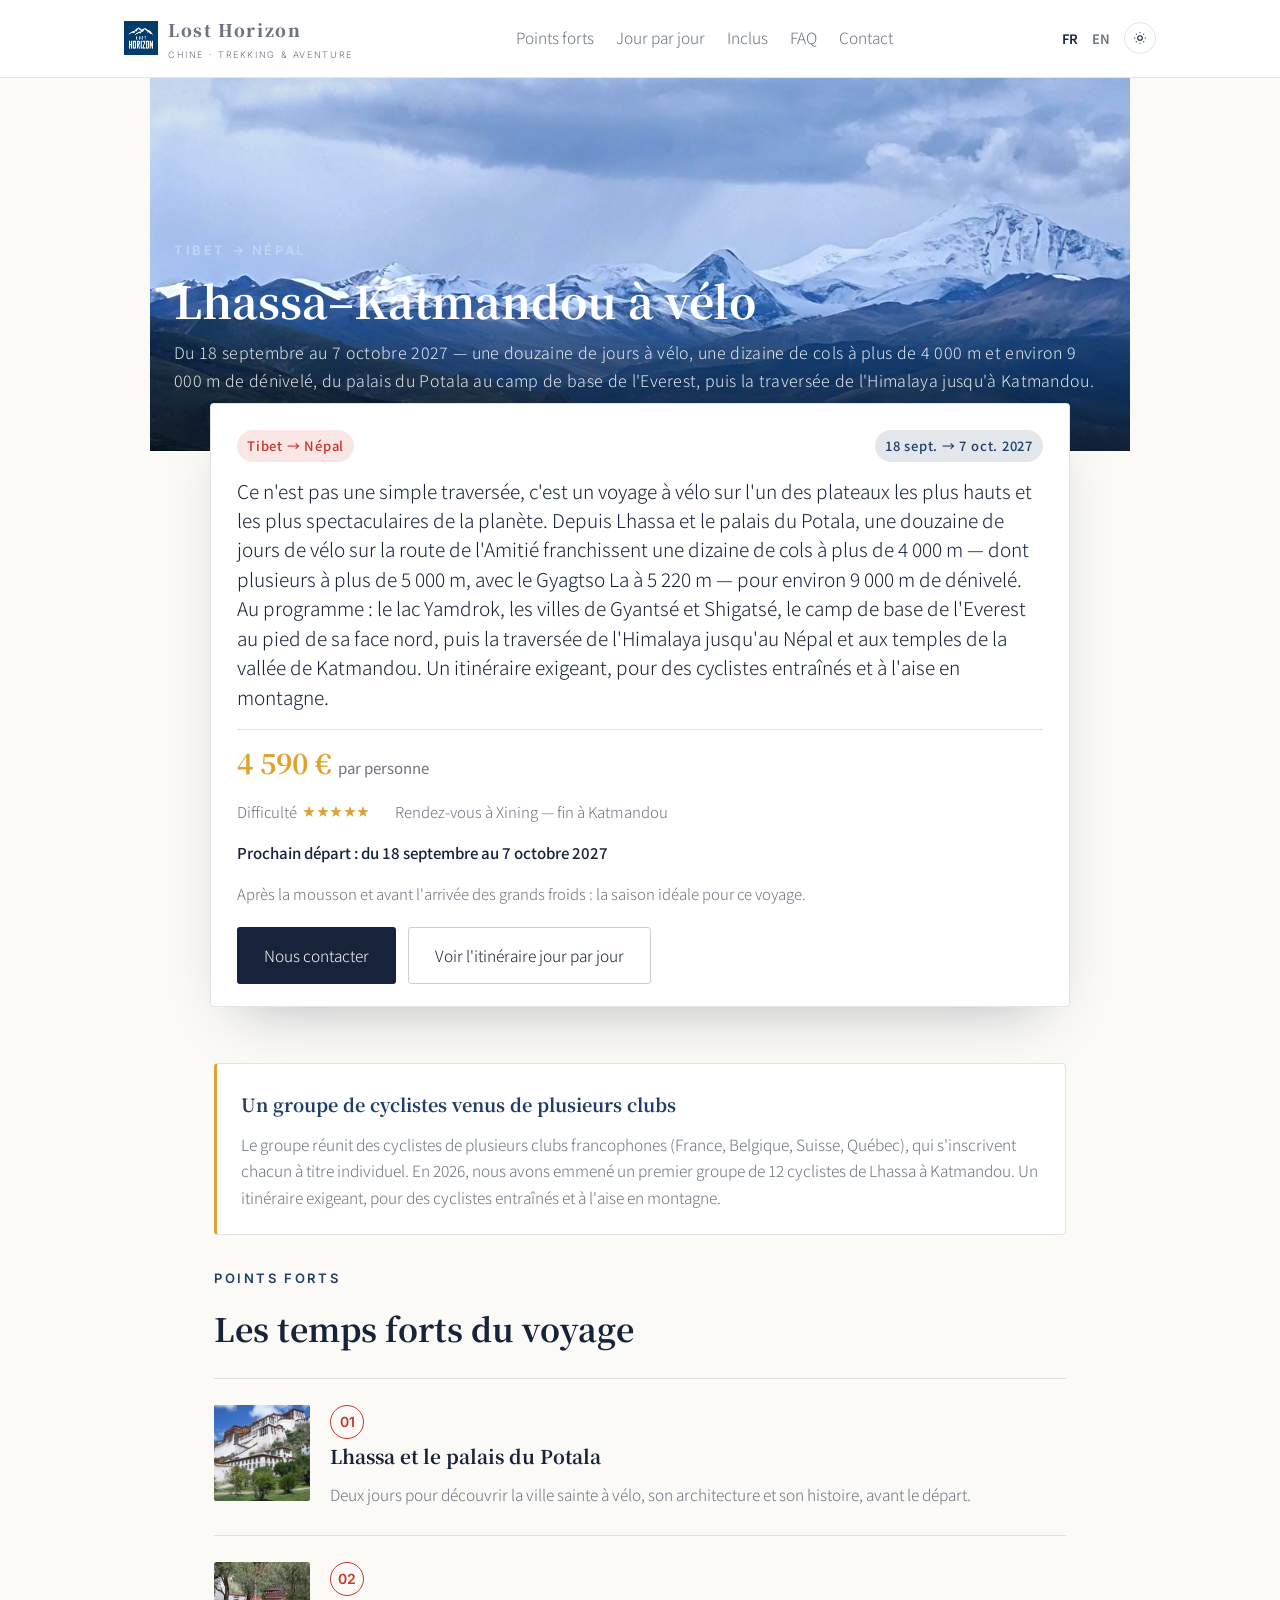
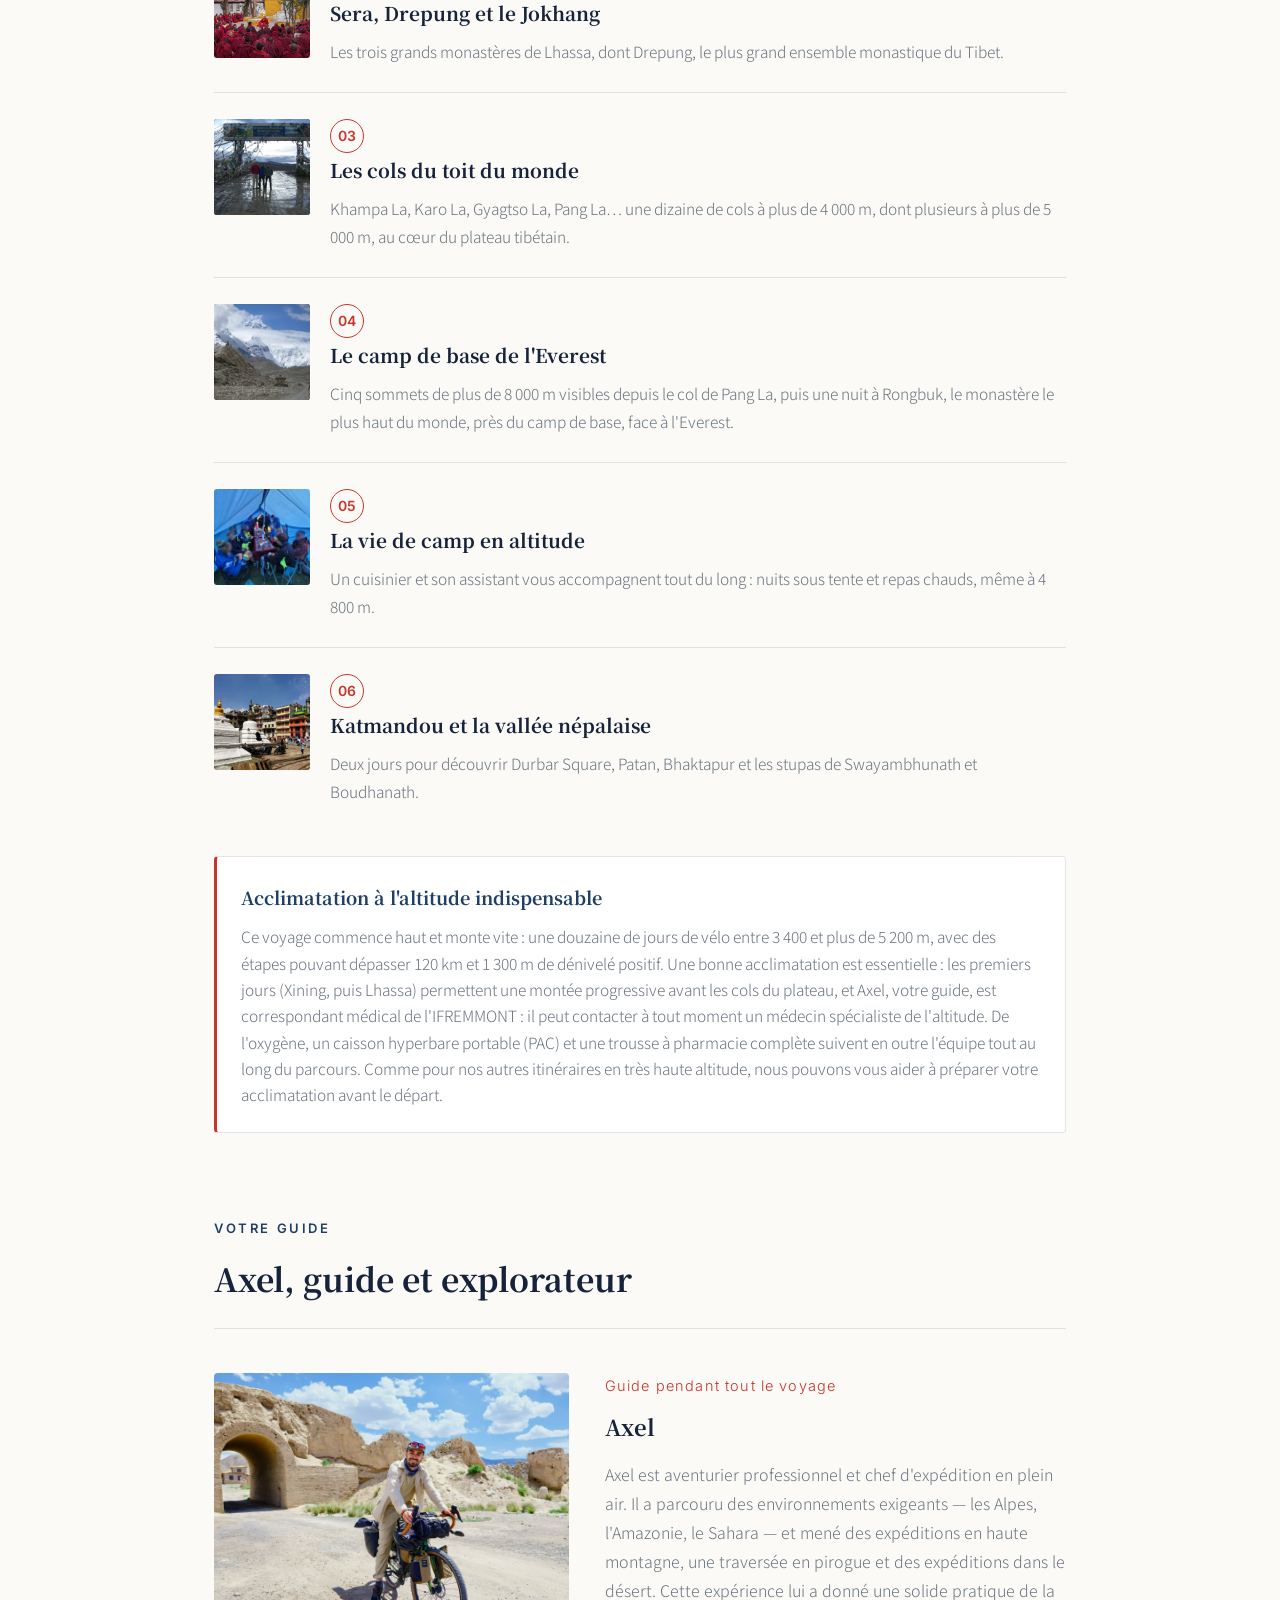
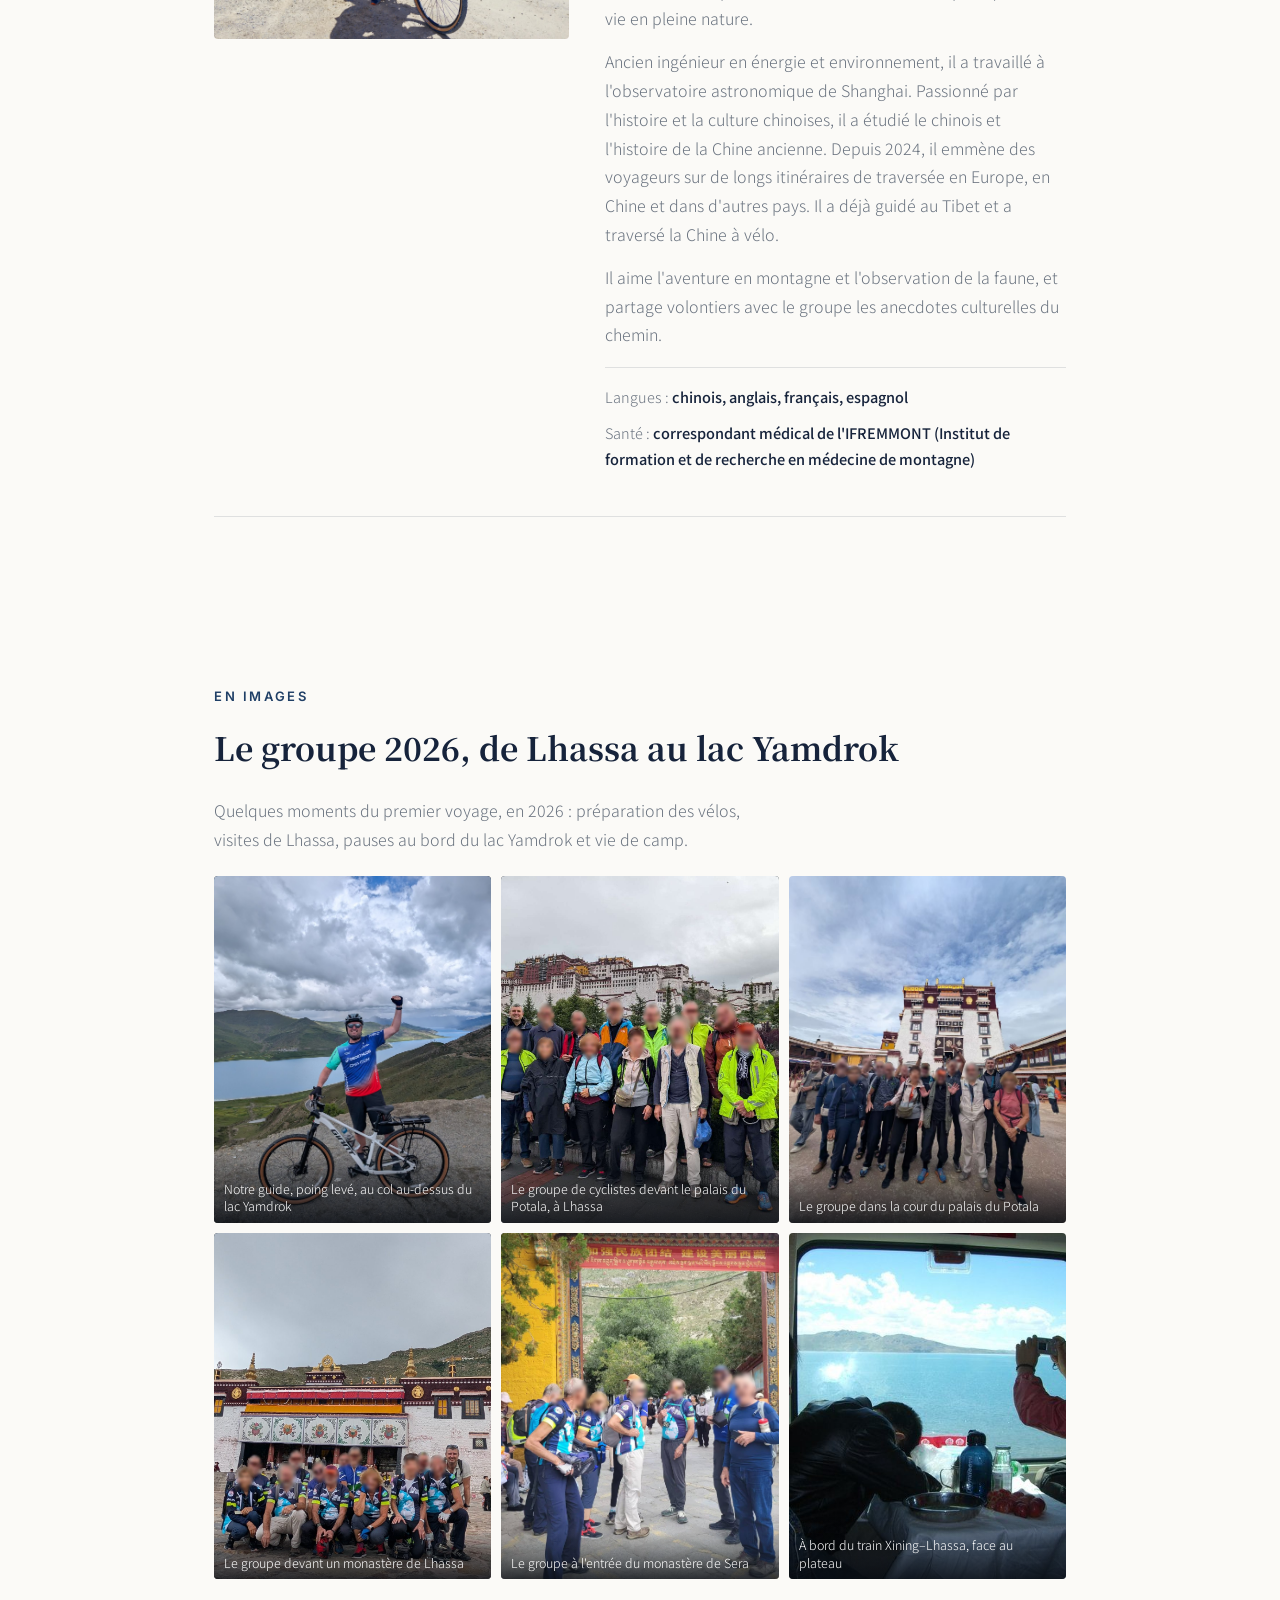
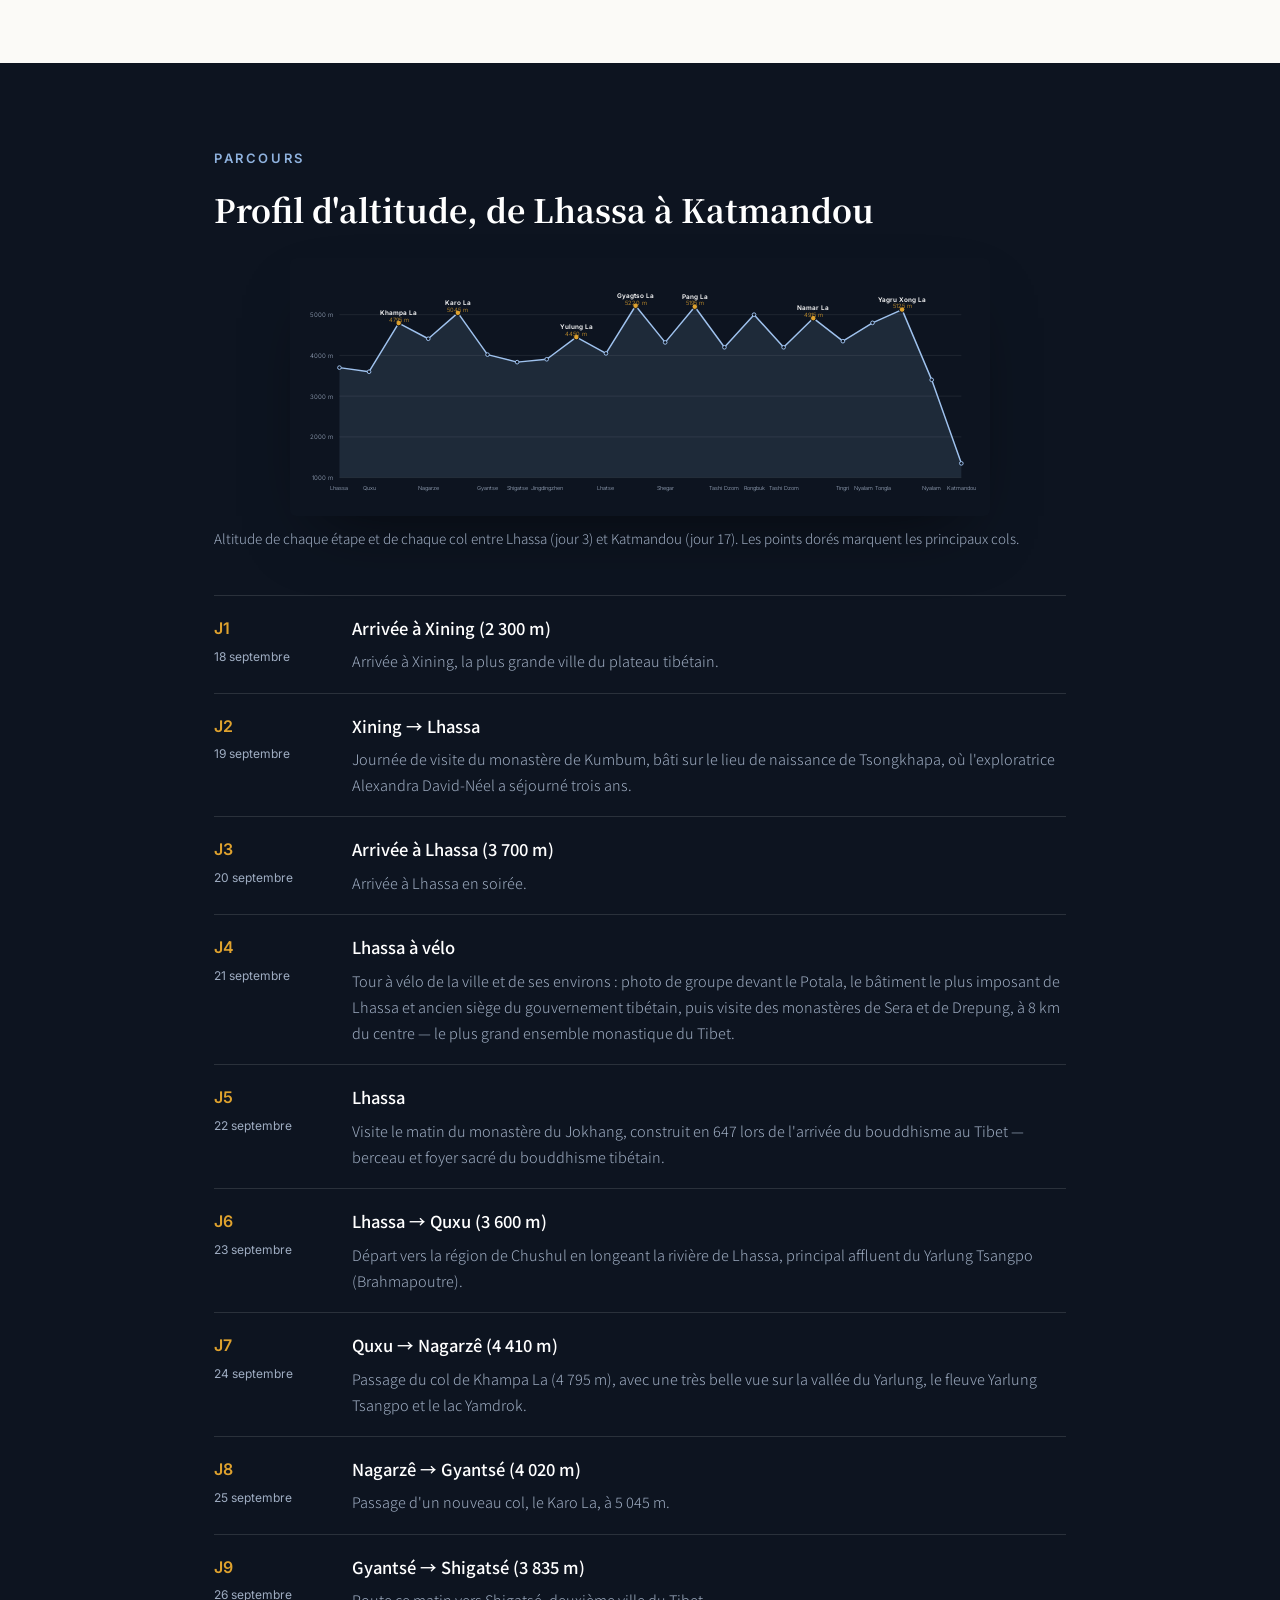
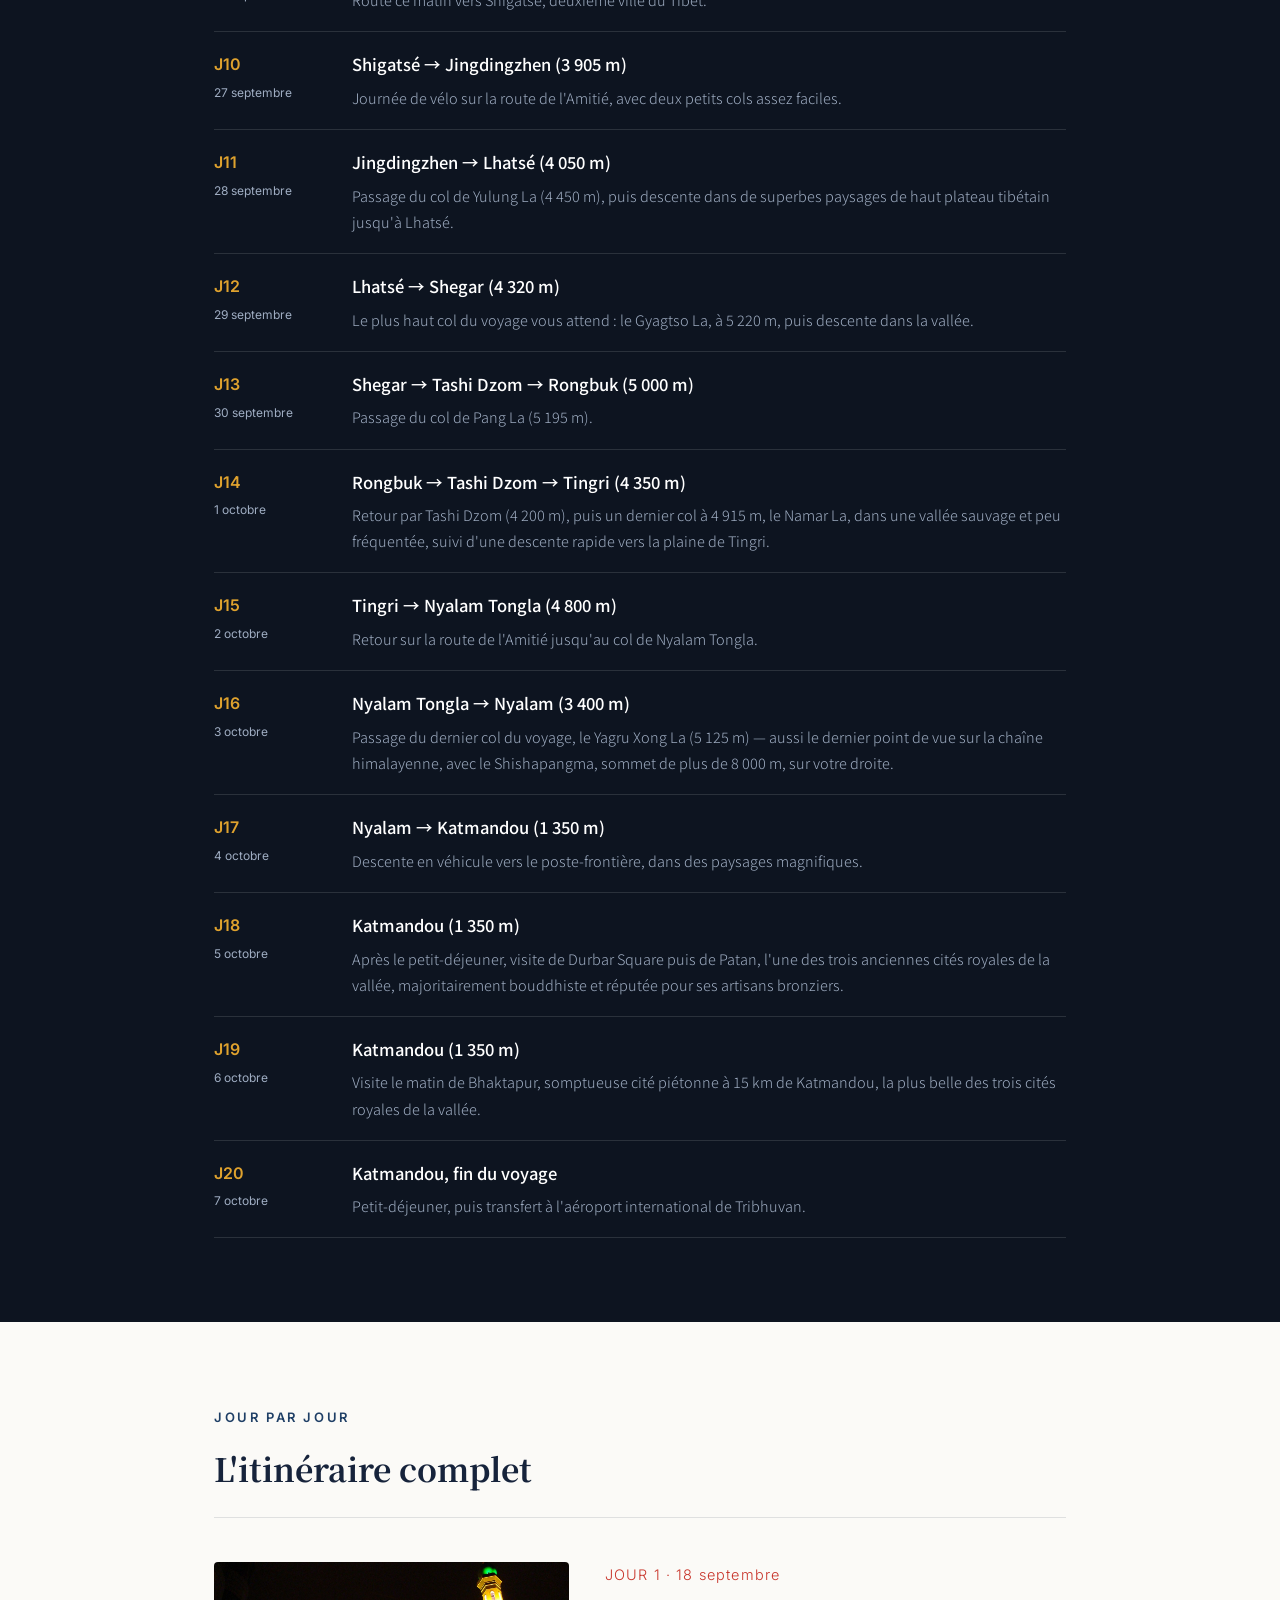
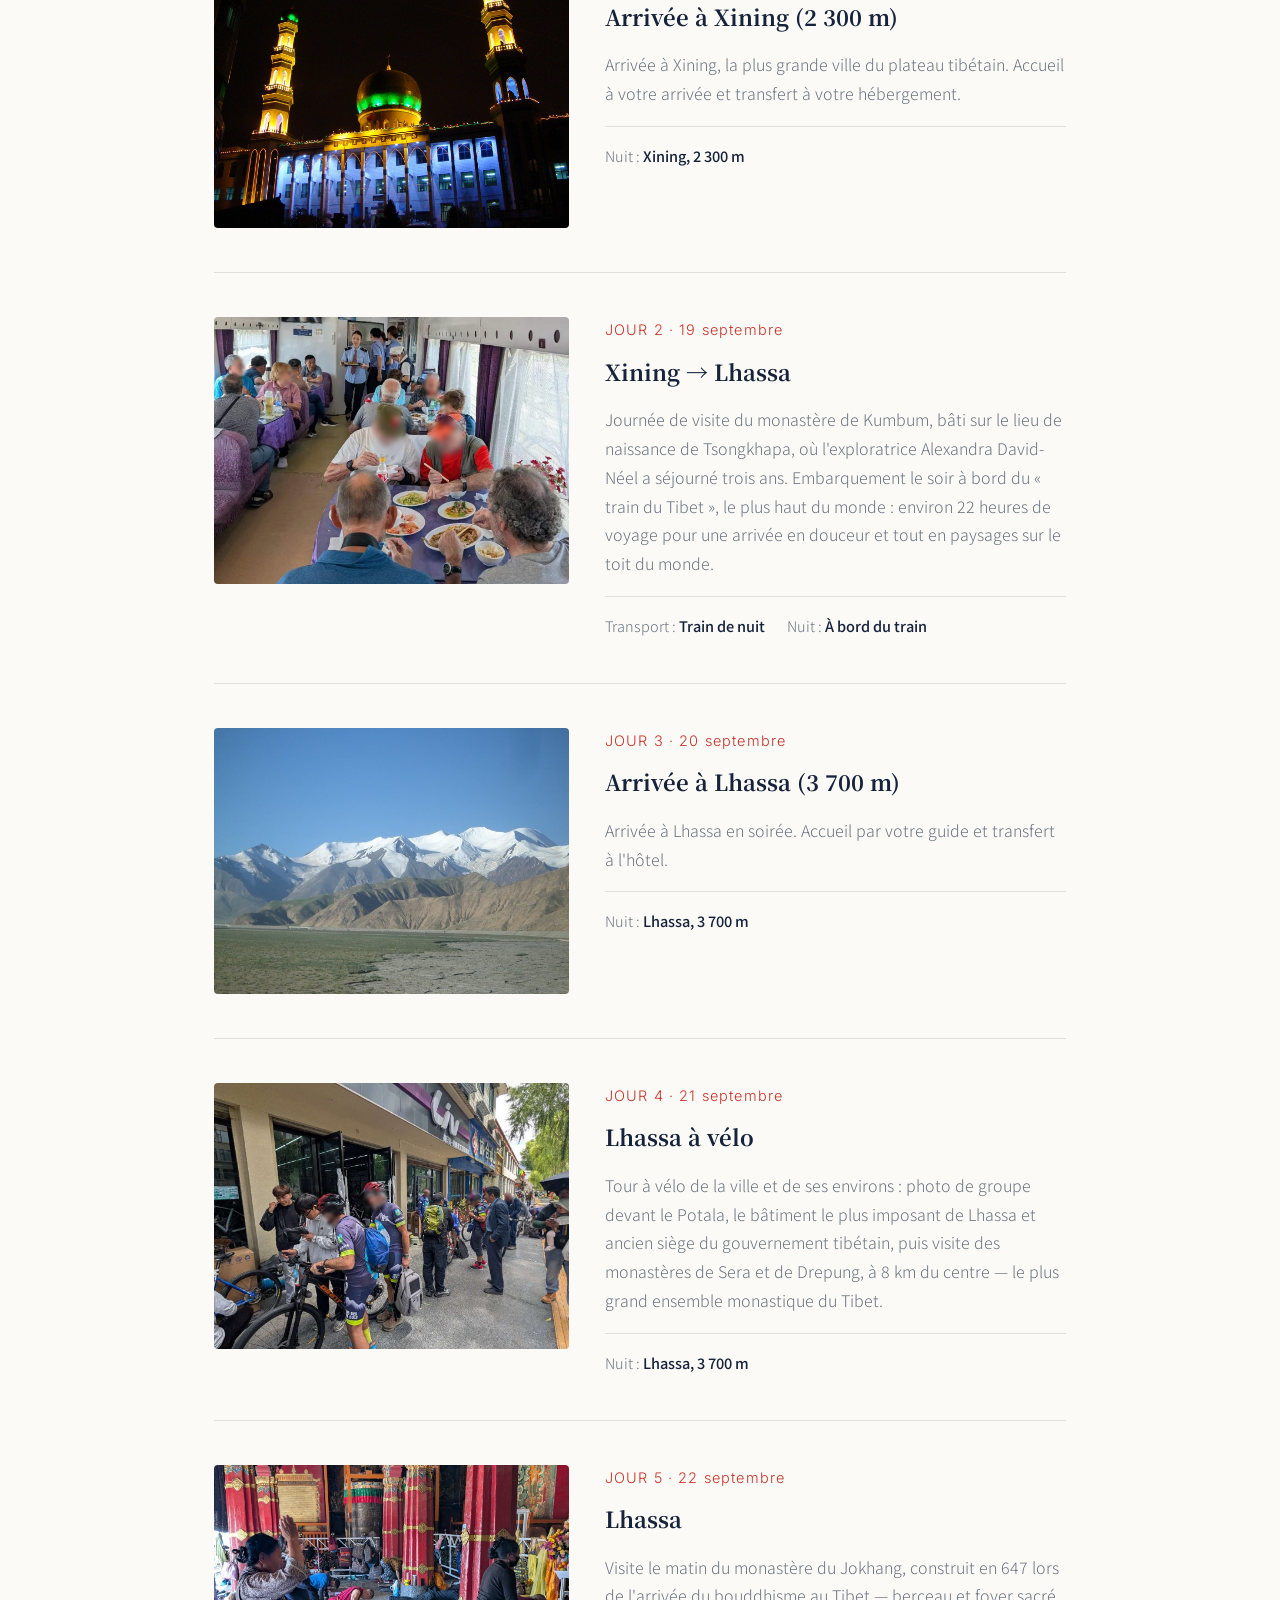
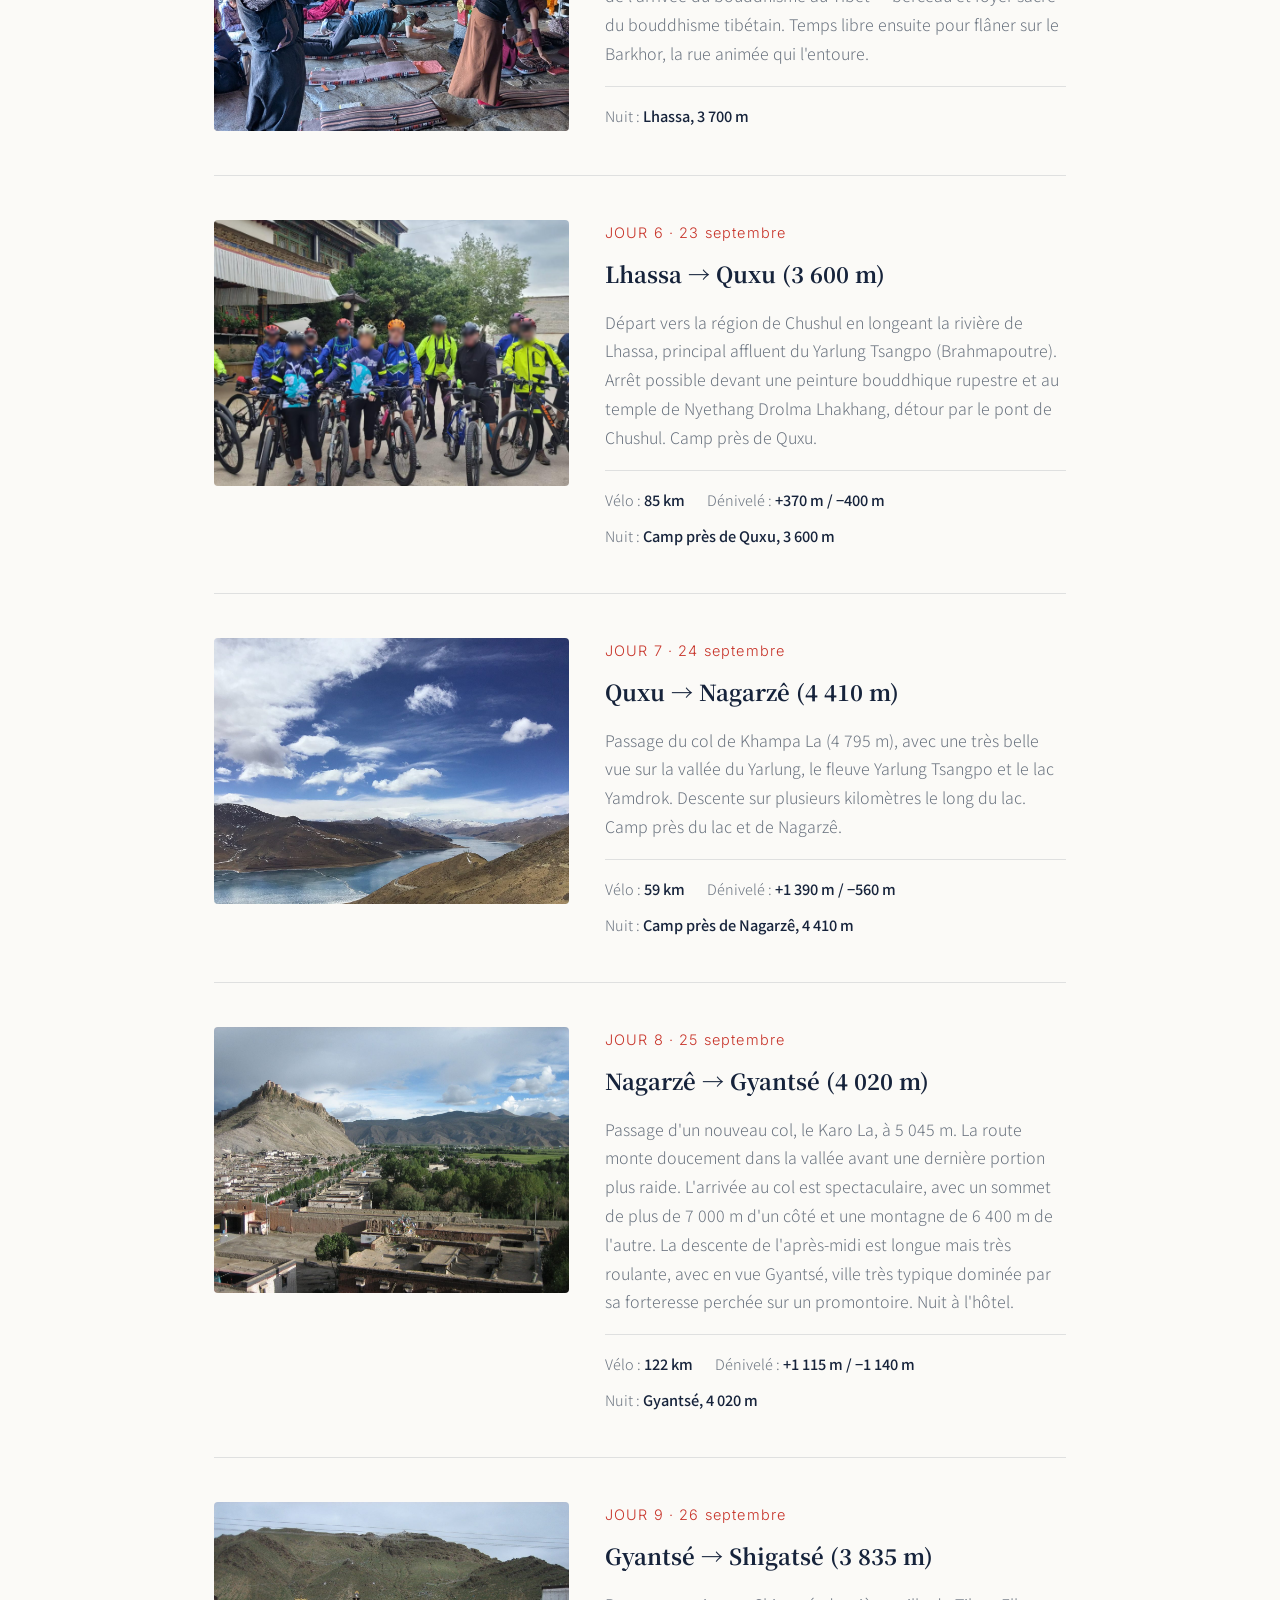
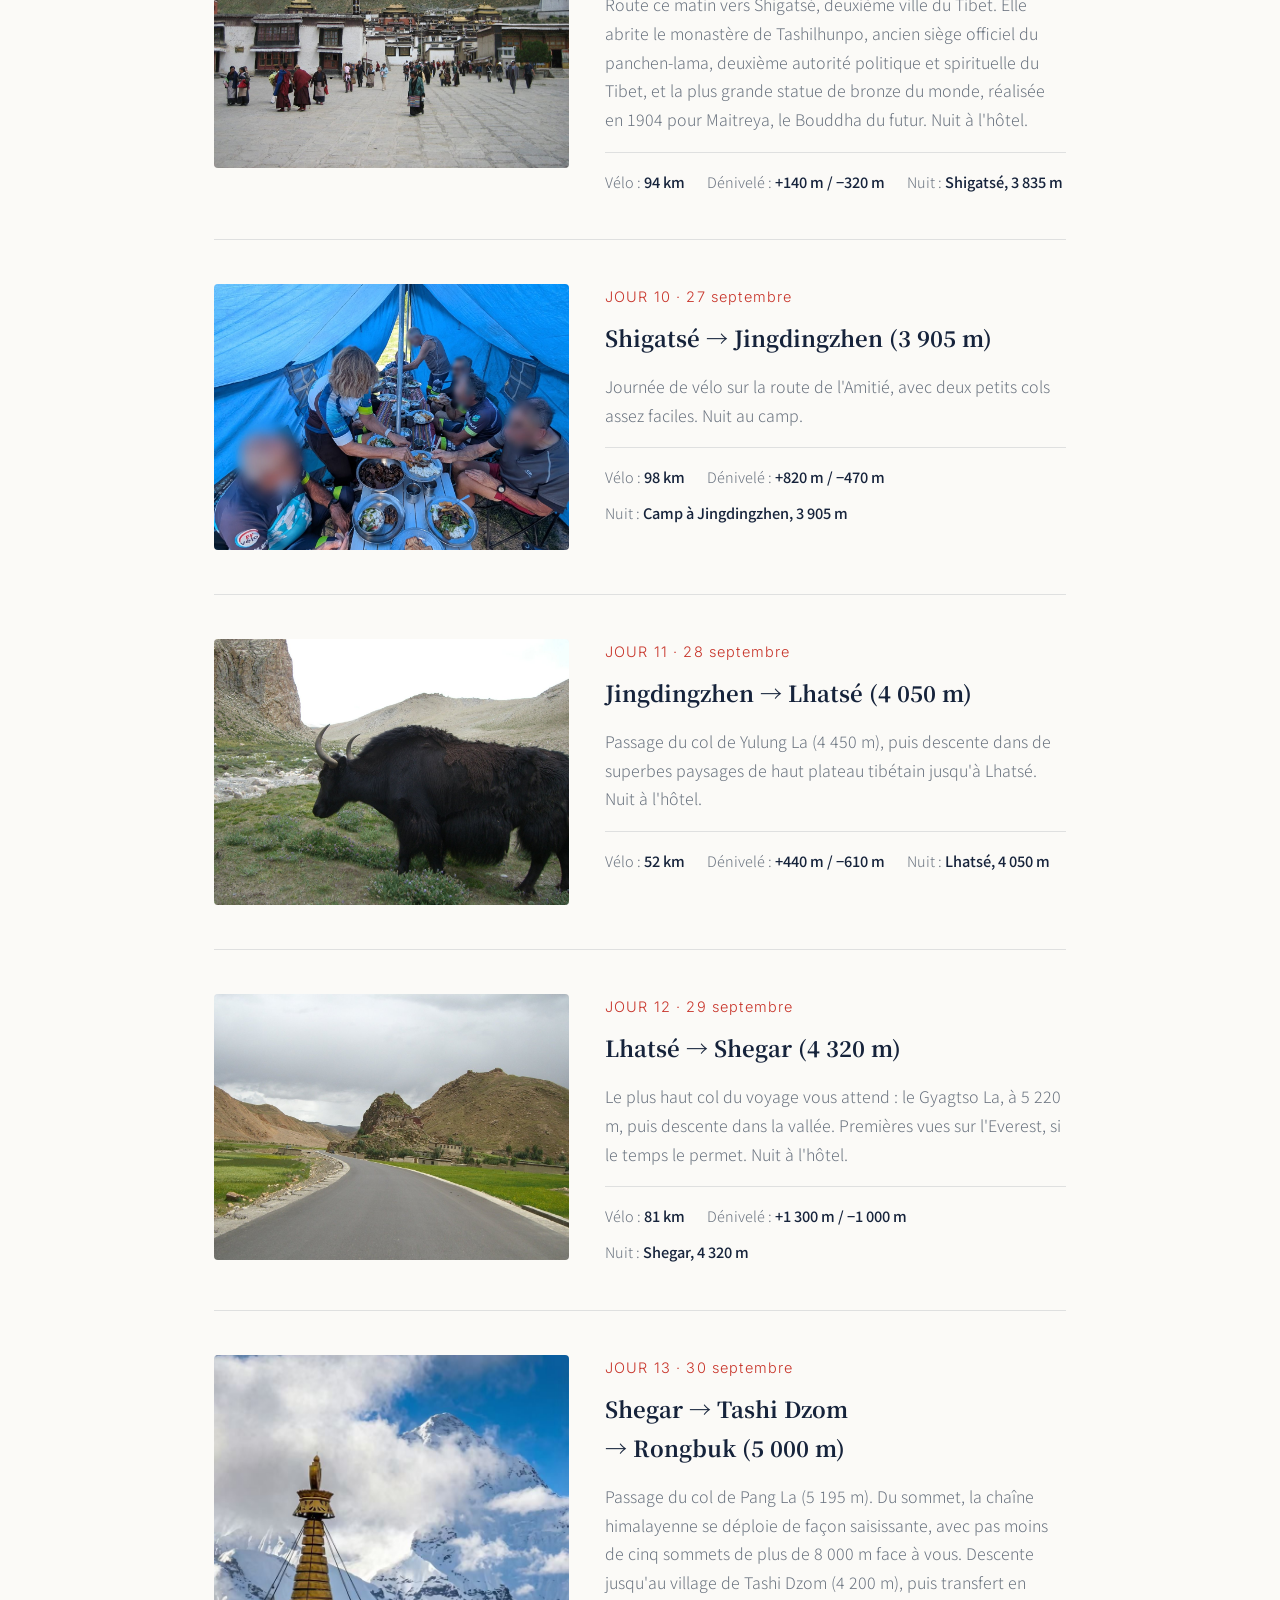
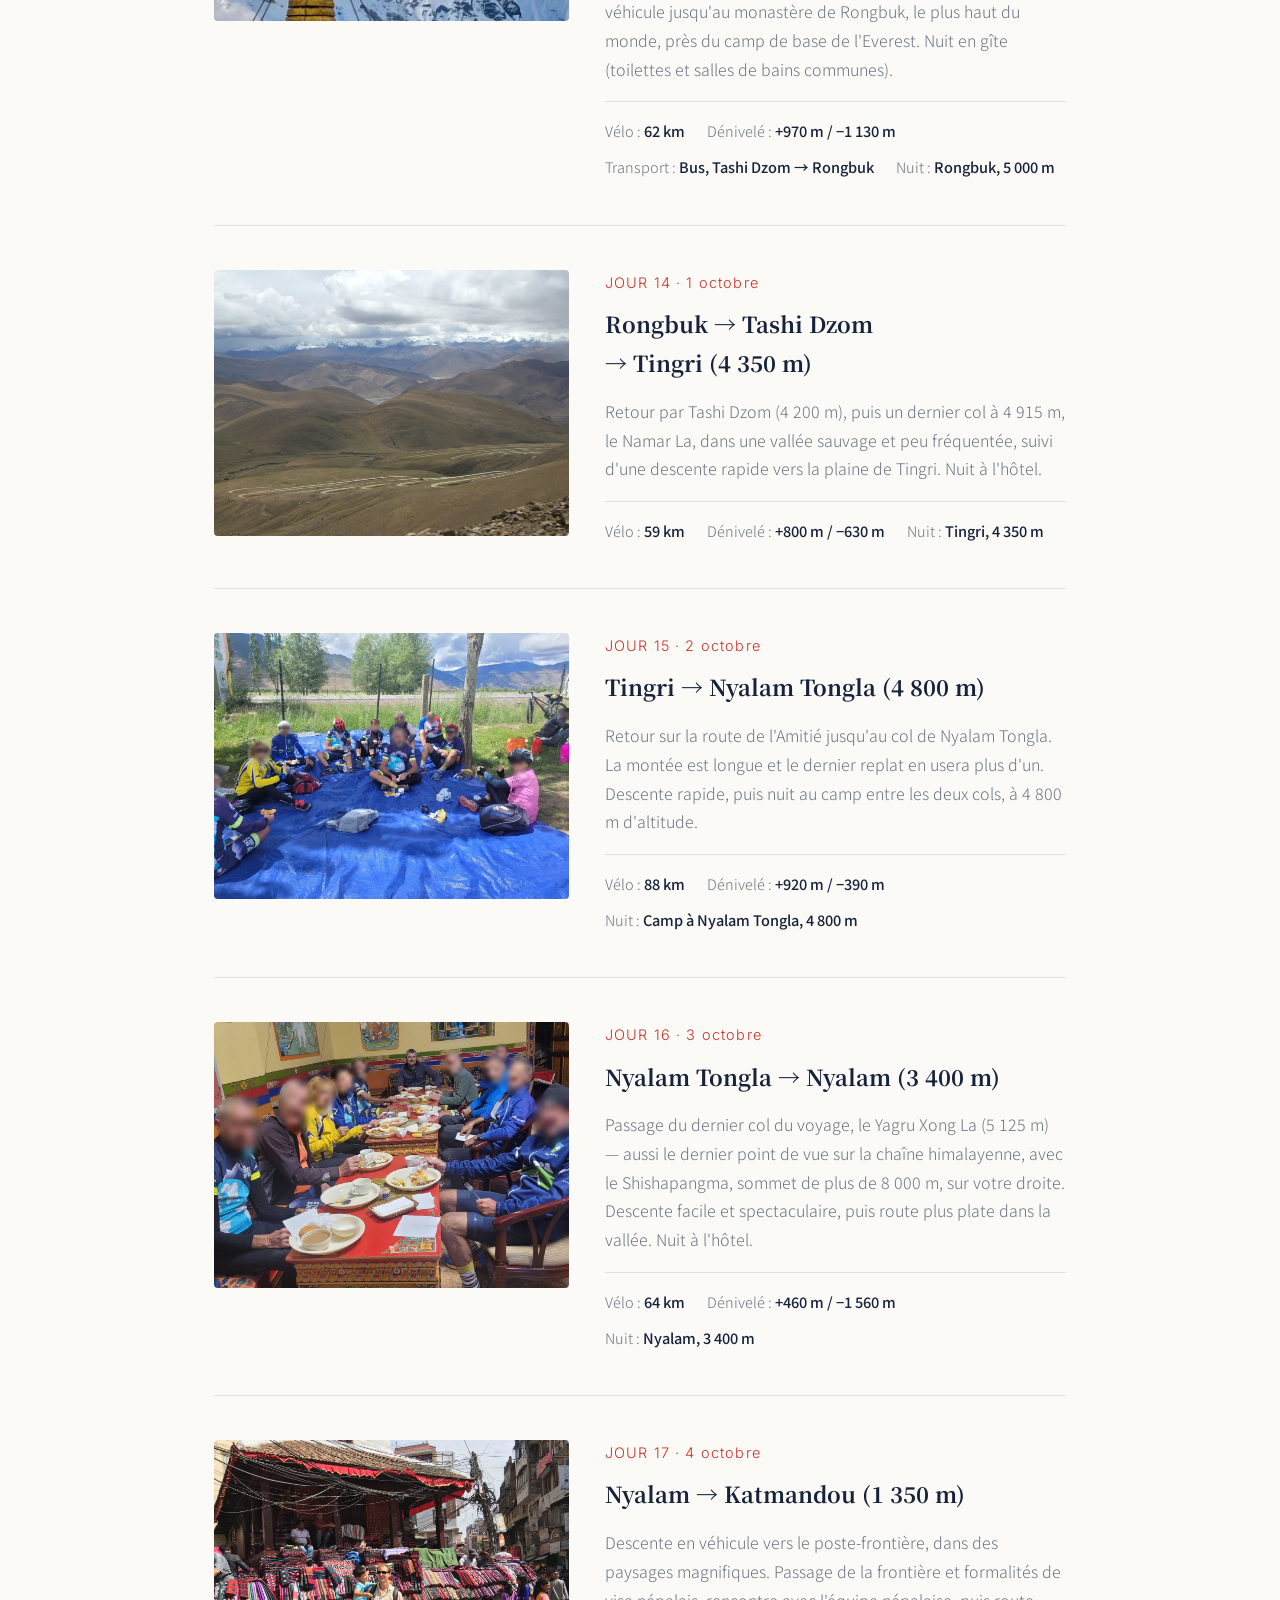
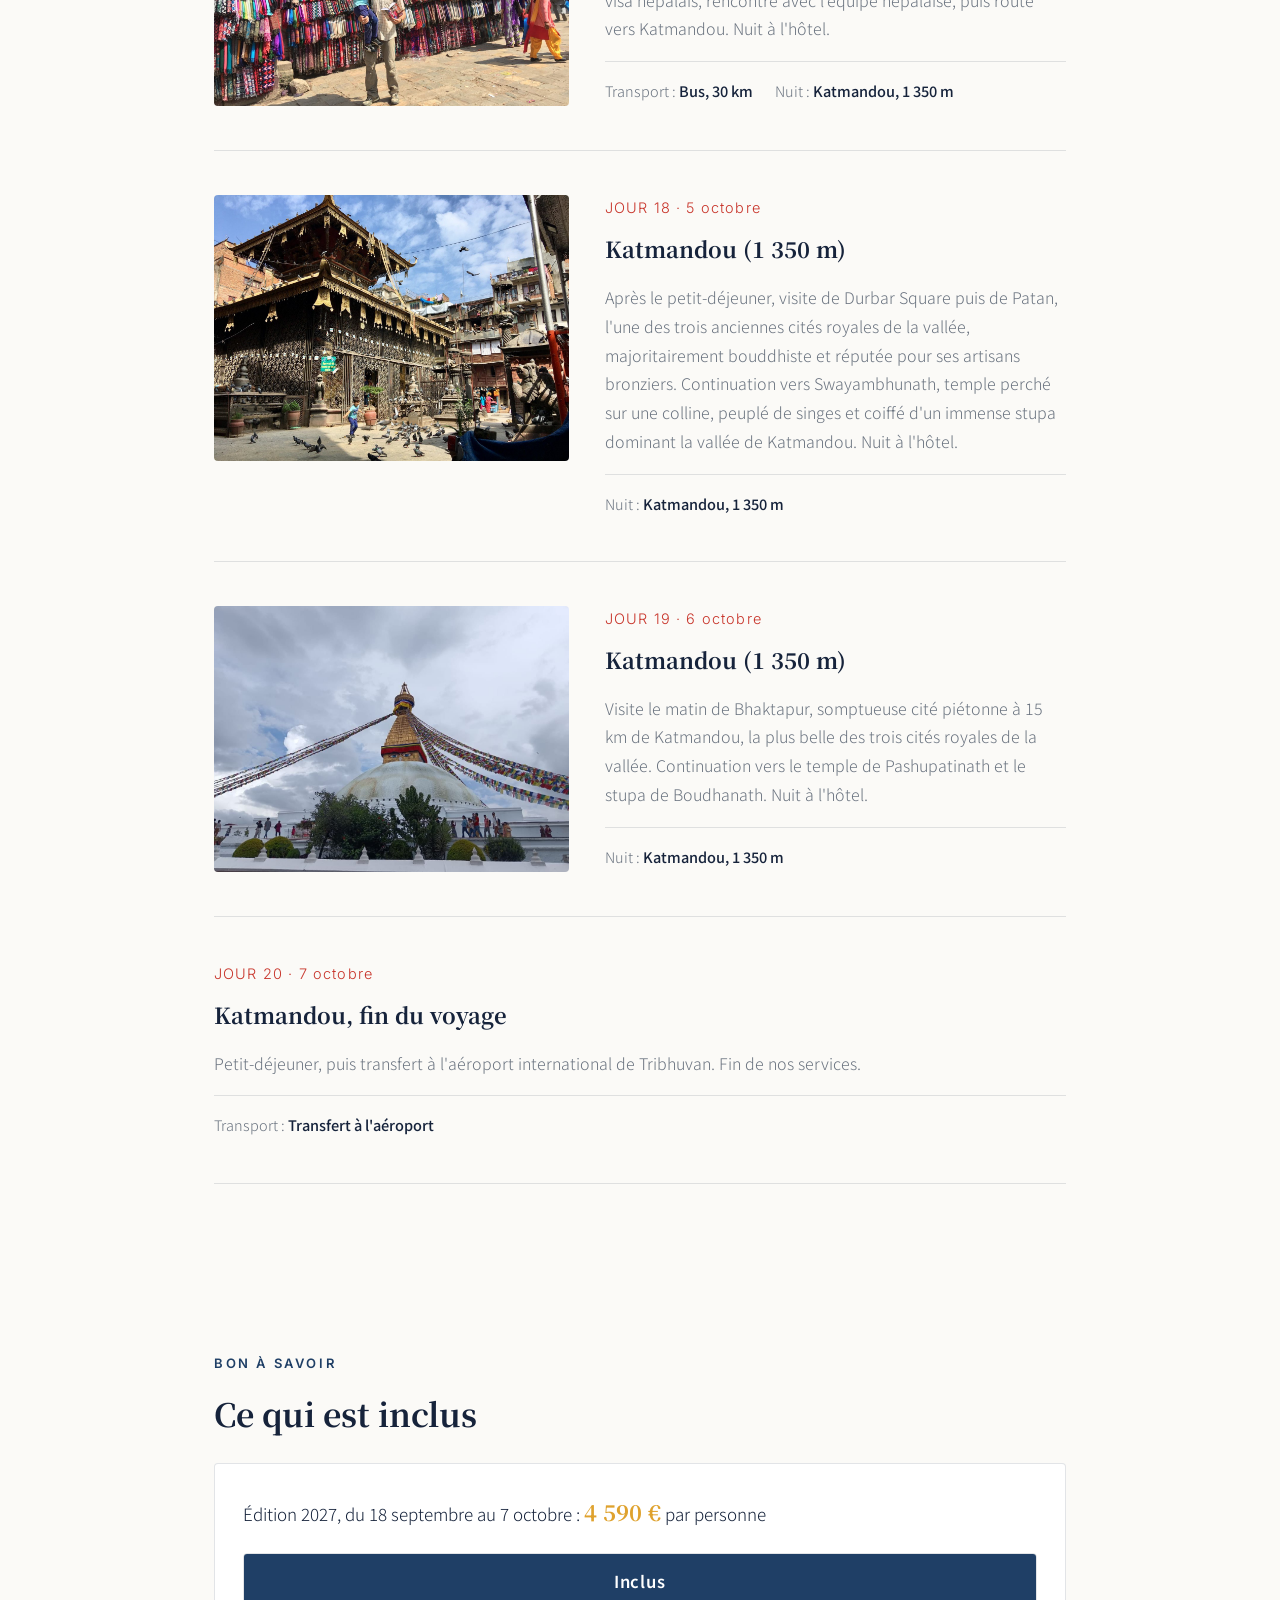
<file: index.html>
<!DOCTYPE html>
<html lang="fr" data-theme="light">
<head>
<meta charset="UTF-8">
<meta name="viewport" content="width=device-width, initial-scale=1">
<title>Lhassa–Katmandou à vélo — 20 jours / 19 nuits | Lost Horizon</title>
<meta name="description" content="Lhassa–Katmandou à vélo, du 18 septembre au 7 octobre 2027 : une dizaine de cols à plus de 4 000 m, le lac Yamdrok, le camp de base de l&#x27;Everest et la traversée de l&#x27;Himalaya jusqu&#x27;à Katmandou. Départ de Xining. 4 590 € par personne.">
<meta name="robots" content="index, follow, max-snippet:-1, max-image-preview:large, max-video-preview:-1">
<link rel="canonical" href="https://lhassa-katmandou.com/">
<link rel="alternate" hreflang="fr" href="https://lhassa-katmandou.com/">
<link rel="alternate" hreflang="en" href="https://lhassa-katmandou.com/en/">
<link rel="alternate" hreflang="x-default" href="https://lhassa-katmandou.com/">
<link rel="icon" href="/favicon.svg?v=2" type="image/svg+xml">
<link rel="icon" href="/favicon.ico?v=2" sizes="any">
<link rel="icon" type="image/png" sizes="32x32" href="/favicon-32.png?v=2">
<link rel="apple-touch-icon" href="/apple-touch-icon.png?v=2">
<meta property="og:type" content="website">
<meta property="og:site_name" content="Lost Horizon">
<meta property="og:title" content="Lhassa–Katmandou à vélo — 20 jours / 19 nuits | Lost Horizon">
<meta property="og:description" content="Lhassa–Katmandou à vélo, du 18 septembre au 7 octobre 2027 : une dizaine de cols à plus de 4 000 m, le lac Yamdrok, le camp de base de l&#x27;Everest et la traversée de l&#x27;Himalaya jusqu&#x27;à Katmandou. Départ de Xining. 4 590 € par personne.">
<meta property="og:url" content="https://lhassa-katmandou.com/">
<meta property="og:image" content="https://lhassa-katmandou.com/images/photo-11-everest.jpg">
<meta property="og:locale" content="fr_FR">
<meta property="og:locale:alternate" content="en_GB">
<meta name="twitter:card" content="summary_large_image">
<meta name="twitter:title" content="Lhassa–Katmandou à vélo — 20 jours / 19 nuits | Lost Horizon">
<meta name="twitter:description" content="Lhassa–Katmandou à vélo, du 18 septembre au 7 octobre 2027 : une dizaine de cols à plus de 4 000 m, le lac Yamdrok, le camp de base de l&#x27;Everest et la traversée de l&#x27;Himalaya jusqu&#x27;à Katmandou. Départ de Xining. 4 590 € par personne.">
<meta name="twitter:image" content="https://lhassa-katmandou.com/images/photo-11-everest.jpg">
<link rel="preconnect" href="https://fonts.googleapis.com">
<link rel="preconnect" href="https://fonts.gstatic.com" crossorigin>
<link rel="stylesheet" href="https://fonts.googleapis.com/css2?family=Noto+Serif+SC:wght@500;700;900&amp;family=Noto+Sans+SC:wght@300;400;500;600;700&amp;family=Inter:wght@500;600&amp;display=swap">
<link rel="stylesheet" href="/styles.css?v=7">
<script type="application/ld+json">
{
  "@context": "https://schema.org",
  "@graph": [
    {
      "@type": "TravelAgency",
      "@id": "https://lhassa-katmandou.com/#organization",
      "name": "Lost Horizon",
      "alternateName": "Horizon Chine",
      "url": "https://lhassa-katmandou.com/",
      "logo": "https://lhassa-katmandou.com/images/logo.png?v=2",
      "email": "contact@lhassa-katmandou.com",
      "contactPoint": {
        "@type": "ContactPoint",
        "contactType": "service client",
        "name": "Mathieu Le Serre",
        "telephone": "+33627297977",
        "email": "contact@lhassa-katmandou.com",
        "availableLanguage": [
          "fr",
          "en"
        ]
      },
      "identifier": {
        "@type": "PropertyValue",
        "propertyID": "Atout France",
        "value": "IM035240001"
      },
      "areaServed": [
        "CN",
        "NP"
      ],
      "knowsAbout": [
        "voyages à vélo au Tibet",
        "voyages en haute altitude",
        "Lhassa–Katmandou à vélo"
      ],
      "address": {
        "@type": "PostalAddress",
        "addressLocality": "Rennes",
        "addressCountry": "FR"
      },
      "location": [
        {
          "@type": "Place",
          "name": "Rennes",
          "address": {
            "@type": "PostalAddress",
            "addressLocality": "Rennes",
            "addressCountry": "FR"
          }
        },
        {
          "@type": "Place",
          "name": "Kunming",
          "address": {
            "@type": "PostalAddress",
            "addressLocality": "Kunming",
            "addressRegion": "Yunnan",
            "addressCountry": "CN"
          }
        }
      ]
    },
    {
      "@type": "WebSite",
      "@id": "https://lhassa-katmandou.com/#website",
      "url": "https://lhassa-katmandou.com/",
      "name": "Lhassa–Katmandou à vélo",
      "publisher": {
        "@id": "https://lhassa-katmandou.com/#organization"
      },
      "inLanguage": [
        "fr",
        "en"
      ]
    },
    {
      "@type": "WebPage",
      "@id": "https://lhassa-katmandou.com/#webpage",
      "url": "https://lhassa-katmandou.com/",
      "name": "Lhassa–Katmandou à vélo — 20 jours / 19 nuits | Lost Horizon",
      "inLanguage": "fr",
      "isPartOf": {
        "@id": "https://lhassa-katmandou.com/#website"
      },
      "about": {
        "@id": "https://lhassa-katmandou.com/#trip"
      },
      "mainEntity": {
        "@id": "https://lhassa-katmandou.com/#trip"
      },
      "dateModified": "2026-11-09",
      "primaryImageOfPage": {
        "@type": "ImageObject",
        "url": "https://lhassa-katmandou.com/images/photo-11-everest.jpg"
      }
    },
    {
      "@context": "https://schema.org",
      "@type": "TouristTrip",
      "name": "Lhassa–Katmandou à vélo",
      "description": "Lhassa–Katmandou à vélo, du 18 septembre au 7 octobre 2027 : une dizaine de cols à plus de 4 000 m, le lac Yamdrok, le camp de base de l'Everest et la traversée de l'Himalaya jusqu'à Katmandou. Départ de Xining. 4 590 € par personne.",
      "url": "https://lhassa-katmandou.com/",
      "image": "https://lhassa-katmandou.com/images/photo-11-everest.jpg",
      "inLanguage": "fr",
      "touristType": [
        "Cycling groups",
        "Adventure travellers"
      ],
      "provider": {
        "@id": "https://lhassa-katmandou.com/#organization"
      },
      "duration": "P20D",
      "offers": {
        "@type": "Offer",
        "price": "4590",
        "priceCurrency": "EUR",
        "url": "https://lhassa-katmandou.com/#fee",
        "seller": {
          "@id": "https://lhassa-katmandou.com/#organization"
        }
      },
      "@id": "https://lhassa-katmandou.com/#trip",
      "itinerary": {
        "@type": "ItemList",
        "name": "Itinéraire jour par jour",
        "numberOfItems": 20,
        "itemListElement": [
          {
            "@type": "ListItem",
            "position": 1,
            "item": {
              "@type": "Place",
              "name": "JOUR 1 · 18 septembre — Arrivée à Xining (2 300 m)",
              "description": "Arrivée à Xining, la plus grande ville du plateau tibétain."
            }
          },
          {
            "@type": "ListItem",
            "position": 2,
            "item": {
              "@type": "Place",
              "name": "JOUR 2 · 19 septembre — Xining → Lhassa",
              "description": "Journée de visite du monastère de Kumbum, bâti sur le lieu de naissance de Tsongkhapa, où l'exploratrice Alexandra David-Néel a séjourné trois ans."
            }
          },
          {
            "@type": "ListItem",
            "position": 3,
            "item": {
              "@type": "Place",
              "name": "JOUR 3 · 20 septembre — Arrivée à Lhassa (3 700 m)",
              "description": "Arrivée à Lhassa en soirée."
            }
          },
          {
            "@type": "ListItem",
            "position": 4,
            "item": {
              "@type": "Place",
              "name": "JOUR 4 · 21 septembre — Lhassa à vélo",
              "description": "Tour à vélo de la ville et de ses environs : photo de groupe devant le Potala, le bâtiment le plus imposant de Lhassa et ancien siège du gouvernement tibétain, puis visite des monastères de Sera et de Drepung, à 8 km du centre — le plus grand ensemble monastique du Tibet."
            }
          },
          {
            "@type": "ListItem",
            "position": 5,
            "item": {
              "@type": "Place",
              "name": "JOUR 5 · 22 septembre — Lhassa",
              "description": "Visite le matin du monastère du Jokhang, construit en 647 lors de l'arrivée du bouddhisme au Tibet — berceau et foyer sacré du bouddhisme tibétain."
            }
          },
          {
            "@type": "ListItem",
            "position": 6,
            "item": {
              "@type": "Place",
              "name": "JOUR 6 · 23 septembre — Lhassa → Quxu (3 600 m)",
              "description": "Départ vers la région de Chushul en longeant la rivière de Lhassa, principal affluent du Yarlung Tsangpo (Brahmapoutre)."
            }
          },
          {
            "@type": "ListItem",
            "position": 7,
            "item": {
              "@type": "Place",
              "name": "JOUR 7 · 24 septembre — Quxu → Nagarzê (4 410 m)",
              "description": "Passage du col de Khampa La (4 795 m), avec une très belle vue sur la vallée du Yarlung, le fleuve Yarlung Tsangpo et le lac Yamdrok."
            }
          },
          {
            "@type": "ListItem",
            "position": 8,
            "item": {
              "@type": "Place",
              "name": "JOUR 8 · 25 septembre — Nagarzê → Gyantsé (4 020 m)",
              "description": "Passage d'un nouveau col, le Karo La, à 5 045 m."
            }
          },
          {
            "@type": "ListItem",
            "position": 9,
            "item": {
              "@type": "Place",
              "name": "JOUR 9 · 26 septembre — Gyantsé → Shigatsé (3 835 m)",
              "description": "Route ce matin vers Shigatsé, deuxième ville du Tibet."
            }
          },
          {
            "@type": "ListItem",
            "position": 10,
            "item": {
              "@type": "Place",
              "name": "JOUR 10 · 27 septembre — Shigatsé → Jingdingzhen (3 905 m)",
              "description": "Journée de vélo sur la route de l'Amitié, avec deux petits cols assez faciles."
            }
          },
          {
            "@type": "ListItem",
            "position": 11,
            "item": {
              "@type": "Place",
              "name": "JOUR 11 · 28 septembre — Jingdingzhen → Lhatsé (4 050 m)",
              "description": "Passage du col de Yulung La (4 450 m), puis descente dans de superbes paysages de haut plateau tibétain jusqu'à Lhatsé."
            }
          },
          {
            "@type": "ListItem",
            "position": 12,
            "item": {
              "@type": "Place",
              "name": "JOUR 12 · 29 septembre — Lhatsé → Shegar (4 320 m)",
              "description": "Le plus haut col du voyage vous attend : le Gyagtso La, à 5 220 m, puis descente dans la vallée."
            }
          },
          {
            "@type": "ListItem",
            "position": 13,
            "item": {
              "@type": "Place",
              "name": "JOUR 13 · 30 septembre — Shegar → Tashi Dzom → Rongbuk (5 000 m)",
              "description": "Passage du col de Pang La (5 195 m)."
            }
          },
          {
            "@type": "ListItem",
            "position": 14,
            "item": {
              "@type": "Place",
              "name": "JOUR 14 · 1 octobre — Rongbuk → Tashi Dzom → Tingri (4 350 m)",
              "description": "Retour par Tashi Dzom (4 200 m), puis un dernier col à 4 915 m, le Namar La, dans une vallée sauvage et peu fréquentée, suivi d'une descente rapide vers la plaine de Tingri."
            }
          },
          {
            "@type": "ListItem",
            "position": 15,
            "item": {
              "@type": "Place",
              "name": "JOUR 15 · 2 octobre — Tingri → Nyalam Tongla (4 800 m)",
              "description": "Retour sur la route de l'Amitié jusqu'au col de Nyalam Tongla."
            }
          },
          {
            "@type": "ListItem",
            "position": 16,
            "item": {
              "@type": "Place",
              "name": "JOUR 16 · 3 octobre — Nyalam Tongla → Nyalam (3 400 m)",
              "description": "Passage du dernier col du voyage, le Yagru Xong La (5 125 m) — aussi le dernier point de vue sur la chaîne himalayenne, avec le Shishapangma, sommet de plus de 8 000 m, sur votre droite."
            }
          },
          {
            "@type": "ListItem",
            "position": 17,
            "item": {
              "@type": "Place",
              "name": "JOUR 17 · 4 octobre — Nyalam → Katmandou (1 350 m)",
              "description": "Descente en véhicule vers le poste-frontière, dans des paysages magnifiques."
            }
          },
          {
            "@type": "ListItem",
            "position": 18,
            "item": {
              "@type": "Place",
              "name": "JOUR 18 · 5 octobre — Katmandou (1 350 m)",
              "description": "Après le petit-déjeuner, visite de Durbar Square puis de Patan, l'une des trois anciennes cités royales de la vallée, majoritairement bouddhiste et réputée pour ses artisans bronziers."
            }
          },
          {
            "@type": "ListItem",
            "position": 19,
            "item": {
              "@type": "Place",
              "name": "JOUR 19 · 6 octobre — Katmandou (1 350 m)",
              "description": "Visite le matin de Bhaktapur, somptueuse cité piétonne à 15 km de Katmandou, la plus belle des trois cités royales de la vallée."
            }
          },
          {
            "@type": "ListItem",
            "position": 20,
            "item": {
              "@type": "Place",
              "name": "JOUR 20 · 7 octobre — Katmandou, fin du voyage",
              "description": "Petit-déjeuner, puis transfert à l'aéroport international de Tribhuvan."
            }
          }
        ]
      },
      "subjectOf": {
        "@type": "Event",
        "@id": "https://lhassa-katmandou.com/#edition-2027",
        "name": "Lhassa–Katmandou à vélo — édition 2027",
        "startDate": "2027-09-18",
        "endDate": "2027-10-07",
        "eventAttendanceMode": "https://schema.org/OfflineEventAttendanceMode",
        "eventStatus": "https://schema.org/EventScheduled",
        "location": {
          "@type": "Place",
          "name": "Xining → Katmandou"
        },
        "organizer": {
          "@id": "https://lhassa-katmandou.com/#organization"
        },
        "offers": {
          "@type": "Offer",
          "price": "4590",
          "priceCurrency": "EUR",
          "url": "https://lhassa-katmandou.com/#fee",
          "seller": {
            "@id": "https://lhassa-katmandou.com/#organization"
          }
        }
      }
    },
    {
      "@type": "Person",
      "@id": "https://lhassa-katmandou.com/#axel",
      "name": "Axel",
      "jobTitle": "Guide",
      "worksFor": {
        "@id": "https://lhassa-katmandou.com/#organization"
      },
      "knowsLanguage": [
        "zh",
        "en",
        "fr",
        "es"
      ],
      "description": "Guide pendant tout le voyage, aventurier professionnel et chef d'expédition en plein air, correspondant médical de l'IFREMMONT."
    }
  ]
}
</script>
<script type="application/ld+json">
{
  "@context": "https://schema.org",
  "@type": "FAQPage",
  "inLanguage": "fr",
  "mainEntity": [
    {
      "@type": "Question",
      "name": "Pourquoi partir de Xining et non de Lhassa ?",
      "acceptedAnswer": {
        "@type": "Answer",
        "text": "Le voyage commence à Xining (2 300 m), au nord-est du plateau tibétain. De là, on rejoint Lhassa en train de nuit (environ 22 heures), le train du Tibet, le plus haut du monde. Cette arrivée en douceur, tout en paysages, permet aussi de monter progressivement en altitude."
      }
    },
    {
      "@type": "Question",
      "name": "Quels sont les grands moments du parcours ?",
      "acceptedAnswer": {
        "@type": "Answer",
        "text": "Lhassa et le palais du Potala, les monastères de Sera, Drepung et du Jokhang, le lac Yamdrok, les villes de Gyantsé et Shigatsé, une dizaine de cols à plus de 4 000 m (dont plusieurs à plus de 5 000 m, avec le Gyagtso La à 5 220 m), le camp de base de l'Everest avec une nuit au monastère de Rongbuk, puis Katmandou et sa vallée (Durbar Square, Patan, Bhaktapur, Swayambhunath, Boudhanath)."
      }
    },
    {
      "@type": "Question",
      "name": "Quelle est la distance et le dénivelé ?",
      "acceptedAnswer": {
        "@type": "Answer",
        "text": "Il faut compter une douzaine de jours de vélo, environ 9 000 m de dénivelé au total, et des étapes pouvant dépasser 120 km et 1 300 m de dénivelé positif. Le détail jour par jour (kilométrage, dénivelé, altitude de la nuit) est donné sur le site, dans la section « Jour par jour »."
      }
    },
    {
      "@type": "Question",
      "name": "Pourquoi cette période de l'année ?",
      "acceptedAnswer": {
        "@type": "Answer",
        "text": "Le départ du 18 septembre se situe après la mousson et avant l'arrivée des grands froids : c'est la saison idéale pour ce voyage. Les dates ont aussi été choisies pour passer le camp de base de l'Everest (Rongbuk, le 30 septembre) avant les vacances nationales chinoises, du 1er au 7 octobre, et éviter ainsi la foule."
      }
    },
    {
      "@type": "Question",
      "name": "Quel niveau faut-il avoir ?",
      "acceptedAnswer": {
        "@type": "Answer",
        "text": "L'itinéraire est exigeant : il s'adresse à des cyclistes entraînés et à l'aise en montagne. Le voyage commence haut et monte vite, avec une douzaine de jours de vélo entre 3 400 et plus de 5 200 m d'altitude. Un véhicule d'assistance est à disposition : il peut à tout moment embarquer l'ensemble des cyclistes en cas de besoin, ou simplement emmener ceux qui sont trop fatigués pour continuer la journée."
      }
    },
    {
      "@type": "Question",
      "name": "Pourquoi un VTT sur un itinéraire routier ?",
      "acceptedAnswer": {
        "@type": "Answer",
        "text": "Techniquement, ce voyage se fait sur route. Mais compte tenu de l'état des routes sur le toit du monde, nous avons choisi de le faire en VTT, afin de limiter les risques de crevaison."
      }
    },
    {
      "@type": "Question",
      "name": "Où se situe la vraie difficulté du voyage ?",
      "acceptedAnswer": {
        "@type": "Answer",
        "text": "La difficulté ne tient ni au dénivelé ni à la distance, mais à l'altitude. La distance moyenne est de 80 km par étape, avec un maximum d'environ 120 km ; le dénivelé positif moyen est de 800 m, avec un maximum de 1 400 m lors d'une étape courte de 60 km. L'acclimatation est incluse dans le séjour (train jusqu'au Tibet, puis plusieurs jours à Lhassa), mais il faudra néanmoins pédaler et dormir à plus de 4 000 m d'altitude sur la majeure partie de l'itinéraire, avec des cols à plus de 5 000 m. Ce voyage n'est pas adapté aux personnes très sensibles au mal d'altitude : nous vous recommandons de consulter votre médecin avant de vous inscrire."
      }
    },
    {
      "@type": "Question",
      "name": "Les cols sont-ils tous difficiles ?",
      "acceptedAnswer": {
        "@type": "Answer",
        "text": "Non, l'effort varie selon les jours. Certaines étapes comportent des cols assez faciles (par exemple deux petits cols le jour 10), d'autres sont plus longues et plus raides (Karo La, Gyagtso La, montée du Nyalam Tongla). Le dernier col, le Yagru Xong La (5 125 m), offre une descente facile et spectaculaire."
      }
    },
    {
      "@type": "Question",
      "name": "Quel vélo est fourni ?",
      "acceptedAnswer": {
        "@type": "Answer",
        "text": "Un VTT par personne (Giant ou équivalent), avec pièces de rechange, est inclus. Le matériel de camping est également fourni, sauf votre sac de couchage."
      }
    },
    {
      "@type": "Question",
      "name": "Pouvez-vous m'aider à préparer l'acclimatation ?",
      "acceptedAnswer": {
        "@type": "Answer",
        "text": "Oui. Comme pour nos autres itinéraires en très haute altitude, nous pouvons vous aider à préparer votre acclimatation avant le départ. N'hésitez pas à nous contacter pour en parler."
      }
    },
    {
      "@type": "Question",
      "name": "Comment l'acclimatation est-elle organisée ?",
      "acceptedAnswer": {
        "@type": "Answer",
        "text": "Une bonne acclimatation est essentielle. Les premiers jours du voyage (Xining à 2 300 m, puis Lhassa à 3 700 m, avec trois nuits sur place) permettent une montée progressive avant les cols du plateau."
      }
    },
    {
      "@type": "Question",
      "name": "Que se passe-t-il en cas de problème de santé en altitude ?",
      "acceptedAnswer": {
        "@type": "Answer",
        "text": "Votre guide Axel est correspondant médical de l'IFREMMONT (Institut de formation et de recherche en médecine de montagne) et peut contacter à tout moment un médecin spécialiste de l'altitude. En complément, de l'oxygène, un caisson hyperbare portable (PAC) et une trousse à pharmacie complète sont à disposition et suivent l'équipe tout au long du parcours."
      }
    },
    {
      "@type": "Question",
      "name": "Y a-t-il un véhicule d'assistance ?",
      "acceptedAnswer": {
        "@type": "Answer",
        "text": "Oui : un minibus d'assistance et un véhicule logistique accompagnent le groupe pendant tout le voyage."
      }
    },
    {
      "@type": "Question",
      "name": "Qui est Axel ?",
      "acceptedAnswer": {
        "@type": "Answer",
        "text": "Axel est votre guide pendant tout le voyage. Aventurier professionnel et chef d'expédition en plein air, il a parcouru les Alpes, l'Amazonie et le Sahara. Ancien ingénieur en énergie et environnement, il a étudié le chinois et l'histoire de la Chine ancienne, a déjà guidé au Tibet et a traversé la Chine à vélo. Il parle chinois, anglais, français et espagnol."
      }
    },
    {
      "@type": "Question",
      "name": "Où dort-on ?",
      "acceptedAnswer": {
        "@type": "Answer",
        "text": "Dans des hôtels dans les villes, avec 4 nuits en camp durant l'itinérance (près de Quxu, près de Nagarzê, à Jingdingzhen et à Nyalam Tongla, à 4 800 m). La nuit à Rongbuk, près du camp de base de l'Everest, se passe en gîte (toilettes et salles de bains communes). La nuit du jour 2 se passe à bord du train du Tibet."
      }
    },
    {
      "@type": "Question",
      "name": "Comment se passent les nuits en camp et les repas ?",
      "acceptedAnswer": {
        "@type": "Answer",
        "text": "Un cuisinier et un assistant vous accompagnent tout du long, avec tout l'équipement de cuisine de camp : nuits sous tente et repas chauds, même à 4 800 m. Tout le matériel de camping est fourni, sauf votre sac de couchage, à apporter."
      }
    },
    {
      "@type": "Question",
      "name": "Tous les repas sont-ils inclus ?",
      "acceptedAnswer": {
        "@type": "Answer",
        "text": "Tous les repas sont inclus, sauf certains indiqués comme non inclus : les déjeuners et dîners à Xining, Lhassa et Gyantsé, et les dîners à Katmandou et Shigatsé."
      }
    },
    {
      "@type": "Question",
      "name": "Quel est le prix ?",
      "acceptedAnswer": {
        "@type": "Answer",
        "text": "4 590 € par personne pour l'édition 2027 (du 18 septembre au 7 octobre)."
      }
    },
    {
      "@type": "Question",
      "name": "Que comprend le prix ?",
      "acceptedAnswer": {
        "@type": "Answer",
        "text": "L'hébergement (hôtels dans les villes, 4 nuits en camp), l'accueil à Xining et le transfert à l'aéroport de Katmandou le dernier jour, le train de nuit Xining–Lhassa (couchette de 1re classe), les repas (sauf ceux indiqués comme non inclus), le guide Axel, l'équipe de cuisine, un VTT par personne et le matériel de camping (sauf sac de couchage), tous les permis d'entrée et de circulation au Tibet, les droits des parcs nationaux (Everest, lac Yamdrok, glacier du Karo La), toutes les entrées des sites et monastères au programme, le minibus d'assistance et le véhicule logistique, ainsi que le matériel de sécurité en altitude."
      }
    },
    {
      "@type": "Question",
      "name": "Qu'est-ce qui n'est pas inclus ?",
      "acceptedAnswer": {
        "@type": "Answer",
        "text": "Les vols internationaux jusqu'à Xining et depuis Katmandou, certains repas (voir plus haut), les frais de visa, le sac de couchage, l'assurance voyage (assistance et annulation) et les pourboires pour votre guide, votre chauffeur, votre cuisinier, etc."
      }
    },
    {
      "@type": "Question",
      "name": "Comment s'inscrire ?",
      "acceptedAnswer": {
        "@type": "Answer",
        "text": "Nous ne prenons pas de réservation en ligne : le site est là pour présenter le voyage. Appelez-nous ou écrivez-nous pour en parler. Les dates, la taille du groupe et le programme définitif sont toujours confirmés personnellement avec notre équipe avant le départ."
      }
    },
    {
      "@type": "Question",
      "name": "Faut-il un visa ?",
      "acceptedAnswer": {
        "@type": "Answer",
        "text": "Aucun visa n'est requis pour la Chine. Pour le Népal, comptez environ 30 € de frais de visa ; il peut être obtenu à la frontière, il est donc inutile de le demander à l'avance. Les permis d'entrée et de circulation au Tibet sont inclus dans le prix."
      }
    },
    {
      "@type": "Question",
      "name": "Que se passe-t-il si je dois annuler ?",
      "acceptedAnswer": {
        "@type": "Answer",
        "text": "Les conditions d'annulation dépendent de la date à laquelle vous annulez par rapport au départ ; elles vous sont confirmées par écrit à la réservation. En cas de refus de visa, nous demandons la lettre officielle de refus du consulat et remboursons ce qui peut l'être, déduction faite des frais déjà engagés pour vous. Une place confirmée peut en général être cédée à un autre voyageur remplissant les conditions."
      }
    },
    {
      "@type": "Question",
      "name": "Et si vous deviez annuler le voyage ?",
      "acceptedAnswer": {
        "@type": "Answer",
        "text": "Si des raisons de sécurité ou des restrictions officielles imposent un changement, nous adaptons le voyage ou remboursons la partie non effectuée."
      }
    },
    {
      "@type": "Question",
      "name": "Une assurance est-elle nécessaire ?",
      "acceptedAnswer": {
        "@type": "Answer",
        "text": "Les assurances voyage (assistance et annulation) ne sont pas incluses. Nous pouvons vous proposer, en supplément, les assurances de notre partenaire."
      }
    },
    {
      "@type": "Question",
      "name": "Avec qui voyage-t-on ?",
      "acceptedAnswer": {
        "@type": "Answer",
        "text": "Le groupe réunit des cyclistes de plusieurs clubs francophones (France, Belgique, Suisse, Québec), qui s'inscrivent chacun à titre individuel. En 2026, nous avons emmené un premier groupe de 12 cyclistes de Lhassa à Katmandou."
      }
    },
    {
      "@type": "Question",
      "name": "Comment vous contacter ?",
      "acceptedAnswer": {
        "@type": "Answer",
        "text": "Par téléphone auprès de Mathieu Le Serre au +33 6 27 29 79 77, ou par e-mail à contact@lhassa-katmandou.com. Que vous soyez cycliste intéressé ou responsable de club, nous sommes à votre disposition pour en parler."
      }
    },
    {
      "@type": "Question",
      "name": "Où est basée l'agence, et est-elle immatriculée ?",
      "acceptedAnswer": {
        "@type": "Answer",
        "text": "Notre agence est basée à Rennes (France) et à Kunming (Yunnan, Chine). Elle est immatriculée auprès d'Atout France (IM035240001), sous le nom Horizon Chine."
      }
    }
  ]
}
</script>
</head>
<body>

<header>
  <div class="nav">
    <a class="brandmark" href="/">
      <img src="/images/logo.png?v=2" alt="Lost Horizon">
      <span><b>Lost Horizon</b><span>CHINE · TREKKING &amp; AVENTURE</span></span>
    </a>
    <nav class="nav-links">
      <a href="#highlights">Points forts</a>
      <a href="#itinerary">Jour par jour</a>
      <a href="#fee">Inclus</a>
      <a href="#faq">FAQ</a>
      <a href="#contact">Contact</a>
    </nav>
    <div style="display:flex;align-items:center;gap:8px;">
      <div class="lang-switch"><span class="current">FR</span><a href="/en/" hreflang="en" lang="en">EN</a></div>
      <button class="theme-toggle" id="themeToggle" aria-label="Changer de thème">
        <svg id="themeIcon" viewBox="0 0 24 24" fill="none" stroke="currentColor" stroke-width="1.8"><path d="M21 12.8A9 9 0 1 1 11.2 3a7 7 0 0 0 9.8 9.8Z"></path></svg>
      </button>
    </div>
  </div>
</header>

<main id="top">
  <div class="gallery" id="gallery">
    <div class="gallery-track" id="galleryTrack">
      <img fetchpriority="high" src="/images/photo-25.jpg?v=2" alt="Sommets enneigés au-dessus du lac Yamdrok">
      <img src="/images/photo-27.jpg?v=2" alt="Les vélos posés au bord du lac Yamdrok">
      <img src="/images/photo-05.jpg?v=2" alt="Stupa et glacier au col de Karo La">
      <img src="/images/photo-30.jpg?v=2" alt="La cour et les toits dorés du Jokhang, à Lhassa">
      <img src="/images/photo-24.jpg?v=2" alt="Le lac Yamdrok et ses collines verdoyantes">
      <img src="/images/photo-26.jpg?v=2" alt="Les rives du lac Yamdrok sous un grand ciel bleu">
    </div>
    <div class="gallery-overlay">
      <span class="cap">Tibet → Népal</span>
      <h1>Lhassa–Katmandou à vélo</h1>
      <p class="sub">Du 18 septembre au 7 octobre 2027 — une douzaine de jours à vélo, une dizaine de cols à plus de 4 000 m et environ 9 000 m de dénivelé, du palais du Potala au camp de base de l&#x27;Everest, puis la traversée de l&#x27;Himalaya jusqu&#x27;à Katmandou.</p>
    </div>
    <div class="gallery-dots" id="galleryDots"></div>
  </div>
  <div class="trip-card-summary">
    <div class="summary-tag-row">
      <span class="tag">Tibet → Népal</span>
      <span class="tag tag-navy">18 sept. → 7 oct. 2027</span>
    </div>
    <p class="summary-title">Ce n&#x27;est pas une simple traversée, c&#x27;est un voyage à vélo sur l&#x27;un des plateaux les plus hauts et les plus spectaculaires de la planète. Depuis Lhassa et le palais du Potala, une douzaine de jours de vélo sur la route de l&#x27;Amitié franchissent une dizaine de cols à plus de 4 000 m — dont plusieurs à plus de 5 000 m, avec le Gyagtso La à 5 220 m — pour environ 9 000 m de dénivelé. Au programme : le lac Yamdrok, les villes de Gyantsé et Shigatsé, le camp de base de l&#x27;Everest au pied de sa face nord, puis la traversée de l&#x27;Himalaya jusqu&#x27;au Népal et aux temples de la vallée de Katmandou. Un itinéraire exigeant, pour des cyclistes entraînés et à l&#x27;aise en montagne.</p>
    <div class="spec-box">
      <div class="trip-price">4 590 € <span>par personne</span></div>
      <div class="meta-row">
        <span class="meta-item">Difficulté <span class="star-rating" aria-label="difficulté 5 sur 5"><span class="star-bg">★★★★★</span><span class="star-fg" style="width:100%">★★★★★</span></span></span>
        <span class="meta-item">Rendez-vous à Xining — fin à Katmandou</span>
      </div>
      <div class="meta-item"><b style="color:var(--ink);font-weight:500;">Prochain départ : du 18 septembre au 7 octobre 2027</b></div>
      <div class="meta-item">Après la mousson et avant l&#x27;arrivée des grands froids : la saison idéale pour ce voyage.</div>
    </div>
    <div class="cta-row">
      <a href="#contact" class="btn btn-dark">Nous contacter</a>
      <a href="#itinerary" class="btn btn-line">Voir l&#x27;itinéraire jour par jour</a>
    </div>
  </div>

  <section id="highlights" style="padding-top:56px;">
    <div class="wrap-narrow">
      <div class="pillar-card" style="border-left:3px solid var(--gold);">
        <h3>Un groupe de cyclistes venus de plusieurs clubs</h3>
        <p>Le groupe réunit des cyclistes de plusieurs clubs francophones (France, Belgique, Suisse, Québec), qui s&#x27;inscrivent chacun à titre individuel. En 2026, nous avons emmené un premier groupe de 12 cyclistes de Lhassa à Katmandou. Un itinéraire exigeant, pour des cyclistes entraînés et à l&#x27;aise en montagne.</p>
      </div>
      <div class="cap section-eyebrow" style="margin-top:32px;">Points forts</div>
      <h2 class="section-title">Les temps forts du voyage</h2>
      <div class="hl-item">
        <div class="hl-photo"><img loading="lazy" decoding="async" src="/images/photo-18.jpg?v=2" alt="Le palais du Potala, à Lhassa" style="object-position:center top"></div>
        <div class="hl-body">
          <div class="hl-num">01</div>
          <h3>Lhassa et le palais du Potala</h3>
          <p>Deux jours pour découvrir la ville sainte à vélo, son architecture et son histoire, avant le départ.</p>
        </div>
      </div>
      <div class="hl-item">
        <div class="hl-photo"><img loading="lazy" decoding="async" src="/images/photo-32.jpg?v=2" alt="Moines en assemblée au monastère de Sera"></div>
        <div class="hl-body">
          <div class="hl-num">02</div>
          <h3>Sera, Drepung et le Jokhang</h3>
          <p>Les trois grands monastères de Lhassa, dont Drepung, le plus grand ensemble monastique du Tibet.</p>
        </div>
      </div>
      <div class="hl-item">
        <div class="hl-photo"><img loading="lazy" decoding="async" src="/images/photo-21.jpg?v=2" alt="Cyclistes sous les drapeaux de prière d&#x27;un col" style="object-position:center top"></div>
        <div class="hl-body">
          <div class="hl-num">03</div>
          <h3>Les cols du toit du monde</h3>
          <p>Khampa La, Karo La, Gyagtso La, Pang La… une dizaine de cols à plus de 4 000 m, dont plusieurs à plus de 5 000 m, au cœur du plateau tibétain.</p>
        </div>
      </div>
      <div class="hl-item">
        <div class="hl-photo"><img loading="lazy" decoding="async" src="/images/photo-11-everest.jpg" alt="La face nord de l&#x27;Everest depuis Rongbuk" style="object-position:center top"></div>
        <div class="hl-body">
          <div class="hl-num">04</div>
          <h3>Le camp de base de l&#x27;Everest</h3>
          <p>Cinq sommets de plus de 8 000 m visibles depuis le col de Pang La, puis une nuit à Rongbuk, le monastère le plus haut du monde, près du camp de base, face à l&#x27;Everest.</p>
        </div>
      </div>
      <div class="hl-item">
        <div class="hl-photo"><img loading="lazy" decoding="async" src="/images/photo-08.jpg?v=2" alt="Repas sous la tente au camp"></div>
        <div class="hl-body">
          <div class="hl-num">05</div>
          <h3>La vie de camp en altitude</h3>
          <p>Un cuisinier et son assistant vous accompagnent tout du long : nuits sous tente et repas chauds, même à 4 800 m.</p>
        </div>
      </div>
      <div class="hl-item">
        <div class="hl-photo"><img loading="lazy" decoding="async" src="/images/photo-12.jpg?v=2" alt="Stupas et maisons anciennes de la vallée de Katmandou"></div>
        <div class="hl-body">
          <div class="hl-num">06</div>
          <h3>Katmandou et la vallée népalaise</h3>
          <p>Deux jours pour découvrir Durbar Square, Patan, Bhaktapur et les stupas de Swayambhunath et Boudhanath.</p>
        </div>
      </div>
      <div class="pillar-card" style="margin-top:24px;border-left:3px solid var(--red);">
        <h3>Acclimatation à l&#x27;altitude indispensable</h3>
        <p>Ce voyage commence haut et monte vite : une douzaine de jours de vélo entre 3 400 et plus de 5 200 m, avec des étapes pouvant dépasser 120 km et 1 300 m de dénivelé positif. Une bonne acclimatation est essentielle : les premiers jours (Xining, puis Lhassa) permettent une montée progressive avant les cols du plateau, et Axel, votre guide, est correspondant médical de l&#x27;IFREMMONT : il peut contacter à tout moment un médecin spécialiste de l&#x27;altitude. De l&#x27;oxygène, un caisson hyperbare portable (PAC) et une trousse à pharmacie complète suivent en outre l&#x27;équipe tout au long du parcours. Comme pour nos autres itinéraires en très haute altitude, nous pouvons vous aider à préparer votre acclimatation avant le départ.</p>
      </div>
    </div>
  </section>

  <section id="guide" style="padding-top:0;">
    <div class="wrap-narrow">
      <div class="cap section-eyebrow">Votre guide</div>
      <h2 class="section-title">Axel, guide et explorateur</h2>
      <div class="day-card" style="border-bottom:1px solid var(--border);">
        <div class="day-photo"><img loading="lazy" decoding="async" src="/images/guide-axel-paysage.jpg" alt="Axel, notre guide, souriant à vélo, chargé pour le voyage, devant d&#x27;anciennes ruines en terre"></div>
        <div>
          <div class="day-num">Guide pendant tout le voyage</div>
          <h3>Axel</h3>
          <p class="desc">Axel est aventurier professionnel et chef d&#x27;expédition en plein air. Il a parcouru des environnements exigeants — les Alpes, l&#x27;Amazonie, le Sahara — et mené des expéditions en haute montagne, une traversée en pirogue et des expéditions dans le désert. Cette expérience lui a donné une solide pratique de la vie en pleine nature.</p>
          <p class="desc">Ancien ingénieur en énergie et environnement, il a travaillé à l&#x27;observatoire astronomique de Shanghai. Passionné par l&#x27;histoire et la culture chinoises, il a étudié le chinois et l&#x27;histoire de la Chine ancienne. Depuis 2024, il emmène des voyageurs sur de longs itinéraires de traversée en Europe, en Chine et dans d&#x27;autres pays. Il a déjà guidé au Tibet et a traversé la Chine à vélo.</p>
          <p class="desc">Il aime l&#x27;aventure en montagne et l&#x27;observation de la faune, et partage volontiers avec le groupe les anecdotes culturelles du chemin.</p>
          <div class="day-stats">
            <div class="day-stat">Langues : <b>chinois, anglais, français, espagnol</b></div>
            <div class="day-stat">Santé : <b>correspondant médical de l&#x27;IFREMMONT (Institut de formation et de recherche en médecine de montagne)</b></div>
          </div>
        </div>
      </div>
    </div>
  </section>

  <section id="photos">
    <div class="wrap-narrow">
      <div class="cap section-eyebrow">En images</div>
      <h2 class="section-title">Le groupe 2026, de Lhassa au lac Yamdrok</h2>
      <p style="color:var(--muted);font-size:16px;max-width:60ch;margin-bottom:22px;">Quelques moments du premier voyage, en 2026 : préparation des vélos, visites de Lhassa, pauses au bord du lac Yamdrok et vie de camp.</p>
      <div class="photo-grid">
        <figure><img loading="lazy" decoding="async" src="/images/photo-28.jpg?v=2" alt="Notre guide, poing levé, au col au-dessus du lac Yamdrok"><figcaption>Notre guide, poing levé, au col au-dessus du lac Yamdrok</figcaption></figure>
        <figure><img loading="lazy" decoding="async" src="/images/photo-01.jpg?v=2" alt="Le groupe de cyclistes devant le palais du Potala, à Lhassa"><figcaption>Le groupe de cyclistes devant le palais du Potala, à Lhassa</figcaption></figure>
        <figure><img loading="lazy" decoding="async" src="/images/photo-37.jpg?v=2" alt="Le groupe dans la cour du palais du Potala"><figcaption>Le groupe dans la cour du palais du Potala</figcaption></figure>
        <figure><img loading="lazy" decoding="async" src="/images/photo-03.jpg?v=2" alt="Le groupe devant un monastère de Lhassa"><figcaption>Le groupe devant un monastère de Lhassa</figcaption></figure>
        <figure><img loading="lazy" decoding="async" src="/images/photo-36.jpg?v=2" alt="Le groupe à l&#x27;entrée du monastère de Sera"><figcaption>Le groupe à l&#x27;entrée du monastère de Sera</figcaption></figure>
        <figure><img loading="lazy" decoding="async" src="/images/photo-17.jpg?v=2" alt="À bord du train Xining–Lhassa, face au plateau"><figcaption>À bord du train Xining–Lhassa, face au plateau</figcaption></figure>
      </div>
    </div>
  </section>

  <section id="map">
    <div class="wrap-narrow">
      <div class="cap section-eyebrow">Parcours</div>
      <h2 class="section-title">Profil d&#x27;altitude, de Lhassa à Katmandou</h2>
      <div class="map-photo map-photo-lg" style="background:#0D1420;padding:18px 14px 8px;">
        <svg viewBox="0 0 1100 380" style="width:100%;height:auto;display:block;" role="img" aria-label="Profil d'altitude de Lhassa à Katmandou">
  <line x1="58" y1="330.0" x2="1076.0" y2="330.0" stroke="rgba(255,255,255,0.12)" stroke-width="1"></line><text x="48" y="334.0" text-anchor="end" font-family="Inter,sans-serif" font-size="10" fill="#9FADC2">1000 m</text><line x1="58" y1="263.3" x2="1076.0" y2="263.3" stroke="rgba(255,255,255,0.12)" stroke-width="1"></line><text x="48" y="267.3" text-anchor="end" font-family="Inter,sans-serif" font-size="10" fill="#9FADC2">2000 m</text><line x1="58" y1="196.7" x2="1076.0" y2="196.7" stroke="rgba(255,255,255,0.12)" stroke-width="1"></line><text x="48" y="200.7" text-anchor="end" font-family="Inter,sans-serif" font-size="10" fill="#9FADC2">3000 m</text><line x1="58" y1="130.0" x2="1076.0" y2="130.0" stroke="rgba(255,255,255,0.12)" stroke-width="1"></line><text x="48" y="134.0" text-anchor="end" font-family="Inter,sans-serif" font-size="10" fill="#9FADC2">4000 m</text><line x1="58" y1="63.3" x2="1076.0" y2="63.3" stroke="rgba(255,255,255,0.12)" stroke-width="1"></line><text x="48" y="67.3" text-anchor="end" font-family="Inter,sans-serif" font-size="10" fill="#9FADC2">5000 m</text>
  <polygon points="58.0,330.0 58.0,150.0 106.5,156.7 155.0,77.0 203.4,102.7 251.9,60.3 300.4,128.7 348.9,141.0 397.3,136.3 445.8,100.0 494.3,126.7 542.8,48.7 591.2,108.7 639.7,50.3 688.2,116.7 736.7,63.3 785.1,116.7 833.6,69.0 882.1,106.7 930.6,76.7 979.0,55.0 1027.5,170.0 1076.0,306.7 1076.0,330.0" fill="#9FC2EE" fill-opacity="0.12"></polygon>
  <polyline points="58.0,150.0 106.5,156.7 155.0,77.0 203.4,102.7 251.9,60.3 300.4,128.7 348.9,141.0 397.3,136.3 445.8,100.0 494.3,126.7 542.8,48.7 591.2,108.7 639.7,50.3 688.2,116.7 736.7,63.3 785.1,116.7 833.6,69.0 882.1,106.7 930.6,76.7 979.0,55.0 1027.5,170.0 1076.0,306.7" fill="none" stroke="#9FC2EE" stroke-width="2.4" stroke-linejoin="round" stroke-linecap="round"></polyline>
  <circle cx="58.0" cy="150.0" r="3" fill="#0D1420" stroke="#9FC2EE" stroke-width="1.6"></circle><circle cx="106.5" cy="156.7" r="3" fill="#0D1420" stroke="#9FC2EE" stroke-width="1.6"></circle><circle cx="155.0" cy="77.0" r="4.5" fill="#DFA22E" stroke="#0D1420" stroke-width="1.6"></circle><circle cx="203.4" cy="102.7" r="3" fill="#0D1420" stroke="#9FC2EE" stroke-width="1.6"></circle><circle cx="251.9" cy="60.3" r="4.5" fill="#DFA22E" stroke="#0D1420" stroke-width="1.6"></circle><circle cx="300.4" cy="128.7" r="3" fill="#0D1420" stroke="#9FC2EE" stroke-width="1.6"></circle><circle cx="348.9" cy="141.0" r="3" fill="#0D1420" stroke="#9FC2EE" stroke-width="1.6"></circle><circle cx="397.3" cy="136.3" r="3" fill="#0D1420" stroke="#9FC2EE" stroke-width="1.6"></circle><circle cx="445.8" cy="100.0" r="4.5" fill="#DFA22E" stroke="#0D1420" stroke-width="1.6"></circle><circle cx="494.3" cy="126.7" r="3" fill="#0D1420" stroke="#9FC2EE" stroke-width="1.6"></circle><circle cx="542.8" cy="48.7" r="4.5" fill="#DFA22E" stroke="#0D1420" stroke-width="1.6"></circle><circle cx="591.2" cy="108.7" r="3" fill="#0D1420" stroke="#9FC2EE" stroke-width="1.6"></circle><circle cx="639.7" cy="50.3" r="4.5" fill="#DFA22E" stroke="#0D1420" stroke-width="1.6"></circle><circle cx="736.7" cy="63.3" r="3" fill="#0D1420" stroke="#9FC2EE" stroke-width="1.6"></circle><circle cx="833.6" cy="69.0" r="4.5" fill="#DFA22E" stroke="#0D1420" stroke-width="1.6"></circle><circle cx="882.1" cy="106.7" r="3" fill="#0D1420" stroke="#9FC2EE" stroke-width="1.6"></circle><circle cx="930.6" cy="76.7" r="3" fill="#0D1420" stroke="#9FC2EE" stroke-width="1.6"></circle><circle cx="979.0" cy="55.0" r="4.5" fill="#DFA22E" stroke="#0D1420" stroke-width="1.6"></circle><circle cx="1027.5" cy="170.0" r="3" fill="#0D1420" stroke="#9FC2EE" stroke-width="1.6"></circle><circle cx="1076.0" cy="306.7" r="3" fill="#0D1420" stroke="#9FC2EE" stroke-width="1.6"></circle>
  <text x="155.0" y="64.0" text-anchor="middle" font-family="Inter,sans-serif" font-weight="600" font-size="10.5" fill="#fff">Khampa La</text><text x="155.0" y="75.0" text-anchor="middle" font-family="Inter,sans-serif" font-size="9.5" fill="#DFA22E">4795 m</text><text x="251.9" y="47.3" text-anchor="middle" font-family="Inter,sans-serif" font-weight="600" font-size="10.5" fill="#fff">Karo La</text><text x="251.9" y="58.3" text-anchor="middle" font-family="Inter,sans-serif" font-size="9.5" fill="#DFA22E">5045 m</text><text x="445.8" y="87.0" text-anchor="middle" font-family="Inter,sans-serif" font-weight="600" font-size="10.5" fill="#fff">Yulung La</text><text x="445.8" y="98.0" text-anchor="middle" font-family="Inter,sans-serif" font-size="9.5" fill="#DFA22E">4450 m</text><text x="542.8" y="35.7" text-anchor="middle" font-family="Inter,sans-serif" font-weight="600" font-size="10.5" fill="#fff">Gyagtso La</text><text x="542.8" y="46.7" text-anchor="middle" font-family="Inter,sans-serif" font-size="9.5" fill="#DFA22E">5220 m</text><text x="639.7" y="37.3" text-anchor="middle" font-family="Inter,sans-serif" font-weight="600" font-size="10.5" fill="#fff">Pang La</text><text x="639.7" y="48.3" text-anchor="middle" font-family="Inter,sans-serif" font-size="9.5" fill="#DFA22E">5195 m</text><text x="833.6" y="56.0" text-anchor="middle" font-family="Inter,sans-serif" font-weight="600" font-size="10.5" fill="#fff">Namar La</text><text x="833.6" y="67.0" text-anchor="middle" font-family="Inter,sans-serif" font-size="9.5" fill="#DFA22E">4915 m</text><text x="979.0" y="42.0" text-anchor="middle" font-family="Inter,sans-serif" font-weight="600" font-size="10.5" fill="#fff">Yagru Xong La</text><text x="979.0" y="53.0" text-anchor="middle" font-family="Inter,sans-serif" font-size="9.5" fill="#DFA22E">5125 m</text>
  <text x="58.0" y="350" text-anchor="middle" font-family="Inter,sans-serif" font-size="9" fill="#9FADC2">Lhassa</text><text x="106.5" y="350" text-anchor="middle" font-family="Inter,sans-serif" font-size="9" fill="#9FADC2">Quxu</text><text x="203.4" y="350" text-anchor="middle" font-family="Inter,sans-serif" font-size="9" fill="#9FADC2">Nagarze</text><text x="300.4" y="350" text-anchor="middle" font-family="Inter,sans-serif" font-size="9" fill="#9FADC2">Gyantse</text><text x="348.9" y="350" text-anchor="middle" font-family="Inter,sans-serif" font-size="9" fill="#9FADC2">Shigatse</text><text x="397.3" y="350" text-anchor="middle" font-family="Inter,sans-serif" font-size="9" fill="#9FADC2">Jingdingzhen</text><text x="494.3" y="350" text-anchor="middle" font-family="Inter,sans-serif" font-size="9" fill="#9FADC2">Lhatse</text><text x="591.2" y="350" text-anchor="middle" font-family="Inter,sans-serif" font-size="9" fill="#9FADC2">Shegar</text><text x="736.7" y="350" text-anchor="middle" font-family="Inter,sans-serif" font-size="9" fill="#9FADC2">Rongbuk</text><text x="882.1" y="350" text-anchor="middle" font-family="Inter,sans-serif" font-size="9" fill="#9FADC2">Tingri</text><text x="930.6" y="350" text-anchor="middle" font-family="Inter,sans-serif" font-size="9" fill="#9FADC2">Nyalam Tongla</text><text x="1027.5" y="350" text-anchor="middle" font-family="Inter,sans-serif" font-size="9" fill="#9FADC2">Nyalam</text><text x="1076.0" y="350" text-anchor="middle" font-family="Inter,sans-serif" font-size="9" fill="#9FADC2">Katmandou</text><circle cx="688.2" cy="116.7" r="3" fill="#0D1420" stroke="#9FC2EE" stroke-width="1.6"></circle><circle cx="785.1" cy="116.7" r="3" fill="#0D1420" stroke="#9FC2EE" stroke-width="1.6"></circle><text x="688.2" y="350" text-anchor="middle" font-family="Inter,sans-serif" font-size="9" fill="#9FADC2">Tashi Dzom</text><text x="785.1" y="350" text-anchor="middle" font-family="Inter,sans-serif" font-size="9" fill="#9FADC2">Tashi Dzom</text>
</svg>

      </div>
      <p style="color:#9FADC2;font-size:13.5px;margin-top:10px;">Altitude de chaque étape et de chaque col entre Lhassa (jour 3) et Katmandou (jour 17). Les points dorés marquent les principaux cols.</p>
      <div class="itin-strip">
<div class="itin-row"><div class="itin-day">J1<small>18 septembre</small></div><div><h4>Arrivée à Xining (2 300 m)</h4><span>Arrivée à Xining, la plus grande ville du plateau tibétain.</span></div></div>
<div class="itin-row"><div class="itin-day">J2<small>19 septembre</small></div><div><h4>Xining → Lhassa</h4><span>Journée de visite du monastère de Kumbum, bâti sur le lieu de naissance de Tsongkhapa, où l&#x27;exploratrice Alexandra David-Néel a séjourné trois ans.</span></div></div>
<div class="itin-row"><div class="itin-day">J3<small>20 septembre</small></div><div><h4>Arrivée à Lhassa (3 700 m)</h4><span>Arrivée à Lhassa en soirée.</span></div></div>
<div class="itin-row"><div class="itin-day">J4<small>21 septembre</small></div><div><h4>Lhassa à vélo</h4><span>Tour à vélo de la ville et de ses environs : photo de groupe devant le Potala, le bâtiment le plus imposant de Lhassa et ancien siège du gouvernement tibétain, puis visite des monastères de Sera et de Drepung, à 8 km du centre — le plus grand ensemble monastique du Tibet.</span></div></div>
<div class="itin-row"><div class="itin-day">J5<small>22 septembre</small></div><div><h4>Lhassa</h4><span>Visite le matin du monastère du Jokhang, construit en 647 lors de l&#x27;arrivée du bouddhisme au Tibet — berceau et foyer sacré du bouddhisme tibétain.</span></div></div>
<div class="itin-row"><div class="itin-day">J6<small>23 septembre</small></div><div><h4>Lhassa → Quxu (3 600 m)</h4><span>Départ vers la région de Chushul en longeant la rivière de Lhassa, principal affluent du Yarlung Tsangpo (Brahmapoutre).</span></div></div>
<div class="itin-row"><div class="itin-day">J7<small>24 septembre</small></div><div><h4>Quxu → Nagarzê (4 410 m)</h4><span>Passage du col de Khampa La (4 795 m), avec une très belle vue sur la vallée du Yarlung, le fleuve Yarlung Tsangpo et le lac Yamdrok.</span></div></div>
<div class="itin-row"><div class="itin-day">J8<small>25 septembre</small></div><div><h4>Nagarzê → Gyantsé (4 020 m)</h4><span>Passage d&#x27;un nouveau col, le Karo La, à 5 045 m.</span></div></div>
<div class="itin-row"><div class="itin-day">J9<small>26 septembre</small></div><div><h4>Gyantsé → Shigatsé (3 835 m)</h4><span>Route ce matin vers Shigatsé, deuxième ville du Tibet.</span></div></div>
<div class="itin-row"><div class="itin-day">J10<small>27 septembre</small></div><div><h4>Shigatsé → Jingdingzhen (3 905 m)</h4><span>Journée de vélo sur la route de l&#x27;Amitié, avec deux petits cols assez faciles.</span></div></div>
<div class="itin-row"><div class="itin-day">J11<small>28 septembre</small></div><div><h4>Jingdingzhen → Lhatsé (4 050 m)</h4><span>Passage du col de Yulung La (4 450 m), puis descente dans de superbes paysages de haut plateau tibétain jusqu&#x27;à Lhatsé.</span></div></div>
<div class="itin-row"><div class="itin-day">J12<small>29 septembre</small></div><div><h4>Lhatsé → Shegar (4 320 m)</h4><span>Le plus haut col du voyage vous attend : le Gyagtso La, à 5 220 m, puis descente dans la vallée.</span></div></div>
<div class="itin-row"><div class="itin-day">J13<small>30 septembre</small></div><div><h4>Shegar → Tashi Dzom → Rongbuk (5 000 m)</h4><span>Passage du col de Pang La (5 195 m).</span></div></div>
<div class="itin-row"><div class="itin-day">J14<small>1 octobre</small></div><div><h4>Rongbuk → Tashi Dzom → Tingri (4 350 m)</h4><span>Retour par Tashi Dzom (4 200 m), puis un dernier col à 4 915 m, le Namar La, dans une vallée sauvage et peu fréquentée, suivi d&#x27;une descente rapide vers la plaine de Tingri.</span></div></div>
<div class="itin-row"><div class="itin-day">J15<small>2 octobre</small></div><div><h4>Tingri → Nyalam Tongla (4 800 m)</h4><span>Retour sur la route de l&#x27;Amitié jusqu&#x27;au col de Nyalam Tongla.</span></div></div>
<div class="itin-row"><div class="itin-day">J16<small>3 octobre</small></div><div><h4>Nyalam Tongla → Nyalam (3 400 m)</h4><span>Passage du dernier col du voyage, le Yagru Xong La (5 125 m) — aussi le dernier point de vue sur la chaîne himalayenne, avec le Shishapangma, sommet de plus de 8 000 m, sur votre droite.</span></div></div>
<div class="itin-row"><div class="itin-day">J17<small>4 octobre</small></div><div><h4>Nyalam → Katmandou (1 350 m)</h4><span>Descente en véhicule vers le poste-frontière, dans des paysages magnifiques.</span></div></div>
<div class="itin-row"><div class="itin-day">J18<small>5 octobre</small></div><div><h4>Katmandou (1 350 m)</h4><span>Après le petit-déjeuner, visite de Durbar Square puis de Patan, l&#x27;une des trois anciennes cités royales de la vallée, majoritairement bouddhiste et réputée pour ses artisans bronziers.</span></div></div>
<div class="itin-row"><div class="itin-day">J19<small>6 octobre</small></div><div><h4>Katmandou (1 350 m)</h4><span>Visite le matin de Bhaktapur, somptueuse cité piétonne à 15 km de Katmandou, la plus belle des trois cités royales de la vallée.</span></div></div>
<div class="itin-row"><div class="itin-day">J20<small>7 octobre</small></div><div><h4>Katmandou, fin du voyage</h4><span>Petit-déjeuner, puis transfert à l&#x27;aéroport international de Tribhuvan.</span></div></div>
      </div>
    </div>
  </section>

  <section id="itinerary">
    <div class="wrap-narrow">
      <div class="cap section-eyebrow">Jour par jour</div>
      <h2 class="section-title">L&#x27;itinéraire complet</h2>
      <div class="day-card">
        <div class="day-photo"><img loading="lazy" decoding="async" src="/images/photo-15.jpg?v=2" alt="La grande mosquée de Xining illuminée la nuit"></div>
        <div>
          <div class="day-num">JOUR 1 · 18 septembre</div>
          <h3>Arrivée à Xining (2 300 m)</h3>
          <p class="desc">Arrivée à Xining, la plus grande ville du plateau tibétain. Accueil à votre arrivée et transfert à votre hébergement.</p>
          <div class="day-stats">
            <div class="day-stat">Nuit : <b>Xining, 2 300 m</b></div>
          </div>
        </div>
      </div>
      <div class="day-card">
        <div class="day-photo"><img loading="lazy" decoding="async" src="/images/photo-35.jpg?v=2" alt="Déjeuner au wagon-restaurant du train du Tibet"></div>
        <div>
          <div class="day-num">JOUR 2 · 19 septembre</div>
          <h3>Xining → Lhassa</h3>
          <p class="desc">Journée de visite du monastère de Kumbum, bâti sur le lieu de naissance de Tsongkhapa, où l&#x27;exploratrice Alexandra David-Néel a séjourné trois ans. Embarquement le soir à bord du « train du Tibet », le plus haut du monde : environ 22 heures de voyage pour une arrivée en douceur et tout en paysages sur le toit du monde.</p>
          <div class="day-stats">
            <div class="day-stat">Transport : <b>Train de nuit</b></div>
            <div class="day-stat">Nuit : <b>À bord du train</b></div>
          </div>
        </div>
      </div>
      <div class="day-card">
        <div class="day-photo"><img loading="lazy" decoding="async" src="/images/photo-16.jpg?v=2" alt="Sommets enneigés du plateau tibétain vus du train"></div>
        <div>
          <div class="day-num">JOUR 3 · 20 septembre</div>
          <h3>Arrivée à Lhassa (3 700 m)</h3>
          <p class="desc">Arrivée à Lhassa en soirée. Accueil par votre guide et transfert à l&#x27;hôtel.</p>
          <div class="day-stats">
            <div class="day-stat">Nuit : <b>Lhassa, 3 700 m</b></div>
          </div>
        </div>
      </div>
      <div class="day-card">
        <div class="day-photo"><img loading="lazy" decoding="async" src="/images/photo-33.jpg?v=2" alt="Préparation des vélos dans un magasin de Lhassa"></div>
        <div>
          <div class="day-num">JOUR 4 · 21 septembre</div>
          <h3>Lhassa à vélo</h3>
          <p class="desc">Tour à vélo de la ville et de ses environs : photo de groupe devant le Potala, le bâtiment le plus imposant de Lhassa et ancien siège du gouvernement tibétain, puis visite des monastères de Sera et de Drepung, à 8 km du centre — le plus grand ensemble monastique du Tibet.</p>
          <div class="day-stats">
            <div class="day-stat">Nuit : <b>Lhassa, 3 700 m</b></div>
          </div>
        </div>
      </div>
      <div class="day-card">
        <div class="day-photo"><img loading="lazy" decoding="async" src="/images/photo-31.jpg?v=2" alt="Pèlerins en prosternation devant le Jokhang"></div>
        <div>
          <div class="day-num">JOUR 5 · 22 septembre</div>
          <h3>Lhassa</h3>
          <p class="desc">Visite le matin du monastère du Jokhang, construit en 647 lors de l&#x27;arrivée du bouddhisme au Tibet — berceau et foyer sacré du bouddhisme tibétain. Temps libre ensuite pour flâner sur le Barkhor, la rue animée qui l&#x27;entoure.</p>
          <div class="day-stats">
            <div class="day-stat">Nuit : <b>Lhassa, 3 700 m</b></div>
          </div>
        </div>
      </div>
      <div class="day-card">
        <div class="day-photo"><img loading="lazy" decoding="async" src="/images/photo-02.jpg?v=2" alt="Le groupe à vélo dans une rue de Lhassa"></div>
        <div>
          <div class="day-num">JOUR 6 · 23 septembre</div>
          <h3>Lhassa → Quxu (3 600 m)</h3>
          <p class="desc">Départ vers la région de Chushul en longeant la rivière de Lhassa, principal affluent du Yarlung Tsangpo (Brahmapoutre). Arrêt possible devant une peinture bouddhique rupestre et au temple de Nyethang Drolma Lhakhang, détour par le pont de Chushul. Camp près de Quxu.</p>
          <div class="day-stats">
            <div class="day-stat">Vélo : <b>85 km</b></div>
            <div class="day-stat">Dénivelé : <b>+370 m / −400 m</b></div>
            <div class="day-stat">Nuit : <b>Camp près de Quxu, 3 600 m</b></div>
          </div>
        </div>
      </div>
      <div class="day-card">
        <div class="day-photo"><img loading="lazy" decoding="async" src="/images/photo-04.jpg?v=2" alt="Le lac Yamdrok vu depuis le col de Khampa La"></div>
        <div>
          <div class="day-num">JOUR 7 · 24 septembre</div>
          <h3>Quxu → Nagarzê (4 410 m)</h3>
          <p class="desc">Passage du col de Khampa La (4 795 m), avec une très belle vue sur la vallée du Yarlung, le fleuve Yarlung Tsangpo et le lac Yamdrok. Descente sur plusieurs kilomètres le long du lac. Camp près du lac et de Nagarzê.</p>
          <div class="day-stats">
            <div class="day-stat">Vélo : <b>59 km</b></div>
            <div class="day-stat">Dénivelé : <b>+1 390 m / −560 m</b></div>
            <div class="day-stat">Nuit : <b>Camp près de Nagarzê, 4 410 m</b></div>
          </div>
        </div>
      </div>
      <div class="day-card">
        <div class="day-photo"><img loading="lazy" decoding="async" src="/images/photo-06.jpg?v=2" alt="Gyantse et sa forteresse perchée"></div>
        <div>
          <div class="day-num">JOUR 8 · 25 septembre</div>
          <h3>Nagarzê → Gyantsé (4 020 m)</h3>
          <p class="desc">Passage d&#x27;un nouveau col, le Karo La, à 5 045 m. La route monte doucement dans la vallée avant une dernière portion plus raide. L&#x27;arrivée au col est spectaculaire, avec un sommet de plus de 7 000 m d&#x27;un côté et une montagne de 6 400 m de l&#x27;autre. La descente de l&#x27;après-midi est longue mais très roulante, avec en vue Gyantsé, ville très typique dominée par sa forteresse perchée sur un promontoire. Nuit à l&#x27;hôtel.</p>
          <div class="day-stats">
            <div class="day-stat">Vélo : <b>122 km</b></div>
            <div class="day-stat">Dénivelé : <b>+1 115 m / −1 140 m</b></div>
            <div class="day-stat">Nuit : <b>Gyantsé, 4 020 m</b></div>
          </div>
        </div>
      </div>
      <div class="day-card">
        <div class="day-photo"><img loading="lazy" decoding="async" src="/images/photo-07.jpg?v=2" alt="Le monastère de Tashilhunpo, à Shigatse"></div>
        <div>
          <div class="day-num">JOUR 9 · 26 septembre</div>
          <h3>Gyantsé → Shigatsé (3 835 m)</h3>
          <p class="desc">Route ce matin vers Shigatsé, deuxième ville du Tibet. Elle abrite le monastère de Tashilhunpo, ancien siège officiel du panchen-lama, deuxième autorité politique et spirituelle du Tibet, et la plus grande statue de bronze du monde, réalisée en 1904 pour Maitreya, le Bouddha du futur. Nuit à l&#x27;hôtel.</p>
          <div class="day-stats">
            <div class="day-stat">Vélo : <b>94 km</b></div>
            <div class="day-stat">Dénivelé : <b>+140 m / −320 m</b></div>
            <div class="day-stat">Nuit : <b>Shigatsé, 3 835 m</b></div>
          </div>
        </div>
      </div>
      <div class="day-card">
        <div class="day-photo"><img loading="lazy" decoding="async" src="/images/photo-29.jpg?v=2" alt="Repas du groupe sous la tente du camp"></div>
        <div>
          <div class="day-num">JOUR 10 · 27 septembre</div>
          <h3>Shigatsé → Jingdingzhen (3 905 m)</h3>
          <p class="desc">Journée de vélo sur la route de l&#x27;Amitié, avec deux petits cols assez faciles. Nuit au camp.</p>
          <div class="day-stats">
            <div class="day-stat">Vélo : <b>98 km</b></div>
            <div class="day-stat">Dénivelé : <b>+820 m / −470 m</b></div>
            <div class="day-stat">Nuit : <b>Camp à Jingdingzhen, 3 905 m</b></div>
          </div>
        </div>
      </div>
      <div class="day-card">
        <div class="day-photo"><img loading="lazy" decoding="async" src="/images/photo-19.jpg?v=2" alt="Un yak sur le plateau tibétain"></div>
        <div>
          <div class="day-num">JOUR 11 · 28 septembre</div>
          <h3>Jingdingzhen → Lhatsé (4 050 m)</h3>
          <p class="desc">Passage du col de Yulung La (4 450 m), puis descente dans de superbes paysages de haut plateau tibétain jusqu&#x27;à Lhatsé. Nuit à l&#x27;hôtel.</p>
          <div class="day-stats">
            <div class="day-stat">Vélo : <b>52 km</b></div>
            <div class="day-stat">Dénivelé : <b>+440 m / −610 m</b></div>
            <div class="day-stat">Nuit : <b>Lhatsé, 4 050 m</b></div>
          </div>
        </div>
      </div>
      <div class="day-card">
        <div class="day-photo"><img loading="lazy" decoding="async" src="/images/photo-22.jpg?v=2" alt="La route du plateau entre deux collines"></div>
        <div>
          <div class="day-num">JOUR 12 · 29 septembre</div>
          <h3>Lhatsé → Shegar (4 320 m)</h3>
          <p class="desc">Le plus haut col du voyage vous attend : le Gyagtso La, à 5 220 m, puis descente dans la vallée. Premières vues sur l&#x27;Everest, si le temps le permet. Nuit à l&#x27;hôtel.</p>
          <div class="day-stats">
            <div class="day-stat">Vélo : <b>81 km</b></div>
            <div class="day-stat">Dénivelé : <b>+1 300 m / −1 000 m</b></div>
            <div class="day-stat">Nuit : <b>Shegar, 4 320 m</b></div>
          </div>
        </div>
      </div>
      <div class="day-card">
        <div class="day-photo"><img loading="lazy" decoding="async" src="/images/photo-34.jpg?v=2" alt="Stupa du monastère de Rongbuk devant la face nord de l&#x27;Everest"></div>
        <div>
          <div class="day-num">JOUR 13 · 30 septembre</div>
          <h3>Shegar → Tashi Dzom → Rongbuk (5 000 m)</h3>
          <p class="desc">Passage du col de Pang La (5 195 m). Du sommet, la chaîne himalayenne se déploie de façon saisissante, avec pas moins de cinq sommets de plus de 8 000 m face à vous. Descente jusqu&#x27;au village de Tashi Dzom (4 200 m), puis transfert en véhicule jusqu&#x27;au monastère de Rongbuk, le plus haut du monde, près du camp de base de l&#x27;Everest. Nuit en gîte (toilettes et salles de bains communes).</p>
          <div class="day-stats">
            <div class="day-stat">Vélo : <b>62 km</b></div>
            <div class="day-stat">Dénivelé : <b>+970 m / −1 130 m</b></div>
            <div class="day-stat">Transport : <b>Bus, Tashi Dzom → Rongbuk</b></div>
            <div class="day-stat">Nuit : <b>Rongbuk, 5 000 m</b></div>
          </div>
        </div>
      </div>
      <div class="day-card">
        <div class="day-photo"><img loading="lazy" decoding="async" src="/images/photo-20.jpg?v=2" alt="Les vallées du plateau entre Rongbuk et Tingri"></div>
        <div>
          <div class="day-num">JOUR 14 · 1 octobre</div>
          <h3>Rongbuk → Tashi Dzom → Tingri (4 350 m)</h3>
          <p class="desc">Retour par Tashi Dzom (4 200 m), puis un dernier col à 4 915 m, le Namar La, dans une vallée sauvage et peu fréquentée, suivi d&#x27;une descente rapide vers la plaine de Tingri. Nuit à l&#x27;hôtel.</p>
          <div class="day-stats">
            <div class="day-stat">Vélo : <b>59 km</b></div>
            <div class="day-stat">Dénivelé : <b>+800 m / −630 m</b></div>
            <div class="day-stat">Nuit : <b>Tingri, 4 350 m</b></div>
          </div>
        </div>
      </div>
      <div class="day-card">
        <div class="day-photo"><img loading="lazy" decoding="async" src="/images/photo-09.jpg?v=2" alt="Pause pique-nique du groupe sur le plateau tibétain"></div>
        <div>
          <div class="day-num">JOUR 15 · 2 octobre</div>
          <h3>Tingri → Nyalam Tongla (4 800 m)</h3>
          <p class="desc">Retour sur la route de l&#x27;Amitié jusqu&#x27;au col de Nyalam Tongla. La montée est longue et le dernier replat en usera plus d&#x27;un. Descente rapide, puis nuit au camp entre les deux cols, à 4 800 m d&#x27;altitude.</p>
          <div class="day-stats">
            <div class="day-stat">Vélo : <b>88 km</b></div>
            <div class="day-stat">Dénivelé : <b>+920 m / −390 m</b></div>
            <div class="day-stat">Nuit : <b>Camp à Nyalam Tongla, 4 800 m</b></div>
          </div>
        </div>
      </div>
      <div class="day-card">
        <div class="day-photo"><img loading="lazy" decoding="async" src="/images/photo-10.jpg?v=2" alt="Repas dans une maison de thé tibétaine"></div>
        <div>
          <div class="day-num">JOUR 16 · 3 octobre</div>
          <h3>Nyalam Tongla → Nyalam (3 400 m)</h3>
          <p class="desc">Passage du dernier col du voyage, le Yagru Xong La (5 125 m) — aussi le dernier point de vue sur la chaîne himalayenne, avec le Shishapangma, sommet de plus de 8 000 m, sur votre droite. Descente facile et spectaculaire, puis route plus plate dans la vallée. Nuit à l&#x27;hôtel.</p>
          <div class="day-stats">
            <div class="day-stat">Vélo : <b>64 km</b></div>
            <div class="day-stat">Dénivelé : <b>+460 m / −1 560 m</b></div>
            <div class="day-stat">Nuit : <b>Nyalam, 3 400 m</b></div>
          </div>
        </div>
      </div>
      <div class="day-card">
        <div class="day-photo"><img loading="lazy" decoding="async" src="/images/photo-23.jpg?v=2" alt="Échoppes de tissus colorés à Katmandou"></div>
        <div>
          <div class="day-num">JOUR 17 · 4 octobre</div>
          <h3>Nyalam → Katmandou (1 350 m)</h3>
          <p class="desc">Descente en véhicule vers le poste-frontière, dans des paysages magnifiques. Passage de la frontière et formalités de visa népalais, rencontre avec l&#x27;équipe népalaise, puis route vers Katmandou. Nuit à l&#x27;hôtel.</p>
          <div class="day-stats">
            <div class="day-stat">Transport : <b>Bus, 30 km</b></div>
            <div class="day-stat">Nuit : <b>Katmandou, 1 350 m</b></div>
          </div>
        </div>
      </div>
      <div class="day-card">
        <div class="day-photo"><img loading="lazy" decoding="async" src="/images/photo-14.jpg?v=2" alt="Temple de Durbar Square, à Katmandou"></div>
        <div>
          <div class="day-num">JOUR 18 · 5 octobre</div>
          <h3>Katmandou (1 350 m)</h3>
          <p class="desc">Après le petit-déjeuner, visite de Durbar Square puis de Patan, l&#x27;une des trois anciennes cités royales de la vallée, majoritairement bouddhiste et réputée pour ses artisans bronziers. Continuation vers Swayambhunath, temple perché sur une colline, peuplé de singes et coiffé d&#x27;un immense stupa dominant la vallée de Katmandou. Nuit à l&#x27;hôtel.</p>
          <div class="day-stats">
            <div class="day-stat">Nuit : <b>Katmandou, 1 350 m</b></div>
          </div>
        </div>
      </div>
      <div class="day-card">
        <div class="day-photo"><img loading="lazy" decoding="async" src="/images/photo-13.jpg?v=2" alt="Le stupa de Boudhanath, à Katmandou"></div>
        <div>
          <div class="day-num">JOUR 19 · 6 octobre</div>
          <h3>Katmandou (1 350 m)</h3>
          <p class="desc">Visite le matin de Bhaktapur, somptueuse cité piétonne à 15 km de Katmandou, la plus belle des trois cités royales de la vallée. Continuation vers le temple de Pashupatinath et le stupa de Boudhanath. Nuit à l&#x27;hôtel.</p>
          <div class="day-stats">
            <div class="day-stat">Nuit : <b>Katmandou, 1 350 m</b></div>
          </div>
        </div>
      </div>
      <div class="day-card" style="grid-template-columns:1fr;">
        <div>
          <div class="day-num">JOUR 20 · 7 octobre</div>
          <h3>Katmandou, fin du voyage</h3>
          <p class="desc">Petit-déjeuner, puis transfert à l&#x27;aéroport international de Tribhuvan. Fin de nos services.</p>
          <div class="day-stats">
            <div class="day-stat">Transport : <b>Transfert à l&#x27;aéroport</b></div>
          </div>
        </div>
      </div>
    </div>
  </section>

  <section id="fee">
    <div class="wrap-narrow">
      <div class="cap section-eyebrow">Bon à savoir</div>
      <h2 class="section-title">Ce qui est inclus</h2>
      <div class="fee-box">
        <div class="fee-price">Édition 2027, du 18 septembre au 7 octobre : <b>4 590 €</b> par personne</div>
        <div class="fee-table-wrap">
          <div class="fee-table-head">Inclus</div>
          <div class="fee-table">
            <div class="fee-row"><div class="fee-label">Hébergement</div><div class="fee-detail"><span>Hôtels dans les villes, 4 nuits en camp durant l'itinérance</span></div></div>
            <div class="fee-row"><div class="fee-label">Transferts</div><div class="fee-detail"><span>Accueil à votre arrivée à Xining ; transfert à l'aéroport de Katmandou le dernier jour</span></div></div>
            <div class="fee-row"><div class="fee-label">Train</div><div class="fee-detail"><span>Train de nuit Xining–Lhassa (couchette de 1re classe)</span></div></div>
            <div class="fee-row"><div class="fee-label">Repas</div><div class="fee-detail"><span>Tous les repas, sauf ceux indiqués comme non inclus</span></div></div>
            <div class="fee-row"><div class="fee-label">Encadrement</div><div class="fee-detail"><span>Axel, votre guide (chinois, anglais, français, espagnol), pendant tout le voyage</span></div></div>
            <div class="fee-row"><div class="fee-label">Équipe cuisine</div><div class="fee-detail"><span>Un cuisinier et un assistant, avec tout l'équipement de cuisine de camp</span></div></div>
            <div class="fee-row"><div class="fee-label">Vélo et matériel</div><div class="fee-detail"><span>Un VTT par personne (Giant ou équivalent) avec pièces de rechange ; tout le matériel de camping sauf votre sac de couchage</span></div></div>
            <div class="fee-row"><div class="fee-label">Permis et droits</div><div class="fee-detail"><span>Tous les permis d'entrée et de circulation au Tibet, les droits des parcs nationaux (Everest, lac Yamdrok, glacier du Karo La) et toutes les entrées des sites et monastères au programme</span></div></div>
            <div class="fee-row"><div class="fee-label">Véhicules</div><div class="fee-detail"><span>Un minibus d'assistance et un véhicule logistique</span></div></div>
            <div class="fee-row"><div class="fee-label">Sécurité en altitude</div><div class="fee-detail"><span>Axel, votre guide, est correspondant médical de l'IFREMMONT et peut contacter à tout moment un médecin spécialiste de l'altitude. En complément : de l'oxygène, un caisson hyperbare portable (PAC) et une trousse à pharmacie complète sont à disposition</span></div></div>
          </div>
        </div>
        <div class="fee-table-wrap">
          <div class="fee-table-head">Non inclus</div>
          <div class="fee-table">
            <div class="fee-row"><div class="fee-label">Vols</div><div class="fee-detail"><span>Vols internationaux jusqu'à Xining et depuis Katmandou</span></div></div>
            <div class="fee-row"><div class="fee-label">Certains repas</div><div class="fee-detail"><span>Déjeuners et dîners à Xining, Lhassa et Gyantse, et dîners à Katmandou et Shigatse</span></div></div>
            <div class="fee-row"><div class="fee-label">Visa</div><div class="fee-detail"><span>Frais de visa (pas de visa requis pour la Chine ; environ 30 € pour le Népal)</span></div></div>
            <div class="fee-row"><div class="fee-label">Sac de couchage</div><div class="fee-detail"><span>À apporter</span></div></div>
            <div class="fee-row"><div class="fee-label">Assurance</div><div class="fee-detail"><span>Assurance voyage, assistance et annulation</span></div></div>
            <div class="fee-row"><div class="fee-label">Pourboires</div><div class="fee-detail"><span>Pour votre guide, votre chauffeur, votre cuisinier, etc.</span></div></div>
          </div>
        </div>
        <div class="fee-note">Cette page présente le voyage, ce n&#x27;est pas un formulaire de réservation en ligne : les dates, la taille du groupe et le programme définitif sont toujours confirmés personnellement avec notre équipe avant le départ.</div>
      </div>
    </div>
  </section>

  <section id="terms" style="padding-top:0;">
    <div class="wrap-narrow">
      <div class="cap section-eyebrow">Conditions</div>
      <h2 class="section-title">Conditions de réservation</h2>
      <div class="fee-box">
        <div class="fee-table-wrap">
          <div class="fee-table-head">Si vous devez annuler</div>
          <ul class="terms-list">
            <li>Les conditions d&#x27;annulation dépendent de la date à laquelle vous annulez par rapport au départ ; elles vous sont confirmées par écrit à la réservation.</li>
            <li>En cas de refus de visa, nous demandons la lettre officielle de refus du consulat et remboursons ce qui peut l&#x27;être, déduction faite des frais déjà engagés pour vous.</li>
            <li>Une place confirmée peut en général être cédée à un autre voyageur remplissant les conditions.</li>
          </ul>
        </div>
        <div class="fee-table-wrap">
          <div class="fee-table-head">Si nous devons annuler</div>
          <ul class="terms-list">
            <li>Si des raisons de sécurité ou des restrictions officielles imposent un changement, nous adaptons le voyage ou remboursons la partie non effectuée.</li>
          </ul>
        </div>
      </div>
    </div>
  </section>

  <section id="faq" style="padding-top:0;">
    <div class="wrap-narrow">
      <div class="cap section-eyebrow">FAQ</div>
      <h2 class="section-title">Questions fréquentes</h2>
      <h3 class="faq-cat">Le voyage</h3>
      <details class="faq-item"><summary>Pourquoi partir de Xining et non de Lhassa ?</summary><p>Le voyage commence à Xining (2 300 m), au nord-est du plateau tibétain. De là, on rejoint Lhassa en train de nuit (environ 22 heures), le train du Tibet, le plus haut du monde. Cette arrivée en douceur, tout en paysages, permet aussi de monter progressivement en altitude.</p></details>
      <details class="faq-item"><summary>Quels sont les grands moments du parcours ?</summary><p>Lhassa et le palais du Potala, les monastères de Sera, Drepung et du Jokhang, le lac Yamdrok, les villes de Gyantsé et Shigatsé, une dizaine de cols à plus de 4 000 m (dont plusieurs à plus de 5 000 m, avec le Gyagtso La à 5 220 m), le camp de base de l&#x27;Everest avec une nuit au monastère de Rongbuk, puis Katmandou et sa vallée (Durbar Square, Patan, Bhaktapur, Swayambhunath, Boudhanath).</p></details>
      <details class="faq-item"><summary>Quelle est la distance et le dénivelé ?</summary><p>Il faut compter une douzaine de jours de vélo, environ 9 000 m de dénivelé au total, et des étapes pouvant dépasser 120 km et 1 300 m de dénivelé positif. Le détail jour par jour (kilométrage, dénivelé, altitude de la nuit) est donné sur le site, dans la section « Jour par jour ».</p></details>
      <details class="faq-item"><summary>Pourquoi cette période de l&#x27;année ?</summary><p>Le départ du 18 septembre se situe après la mousson et avant l&#x27;arrivée des grands froids : c&#x27;est la saison idéale pour ce voyage. Les dates ont aussi été choisies pour passer le camp de base de l&#x27;Everest (Rongbuk, le 30 septembre) avant les vacances nationales chinoises, du 1er au 7 octobre, et éviter ainsi la foule.</p></details>
      <h3 class="faq-cat">Niveau et préparation</h3>
      <details class="faq-item"><summary>Quel niveau faut-il avoir ?</summary><p>L&#x27;itinéraire est exigeant : il s&#x27;adresse à des cyclistes entraînés et à l&#x27;aise en montagne. Le voyage commence haut et monte vite, avec une douzaine de jours de vélo entre 3 400 et plus de 5 200 m d&#x27;altitude. Un véhicule d&#x27;assistance est à disposition : il peut à tout moment embarquer l&#x27;ensemble des cyclistes en cas de besoin, ou simplement emmener ceux qui sont trop fatigués pour continuer la journée.</p></details>
      <details class="faq-item"><summary>Pourquoi un VTT sur un itinéraire routier ?</summary><p>Techniquement, ce voyage se fait sur route. Mais compte tenu de l&#x27;état des routes sur le toit du monde, nous avons choisi de le faire en VTT, afin de limiter les risques de crevaison.</p></details>
      <details class="faq-item"><summary>Où se situe la vraie difficulté du voyage ?</summary><p>La difficulté ne tient ni au dénivelé ni à la distance, mais à l&#x27;altitude. La distance moyenne est de 80 km par étape, avec un maximum d&#x27;environ 120 km ; le dénivelé positif moyen est de 800 m, avec un maximum de 1 400 m lors d&#x27;une étape courte de 60 km. L&#x27;acclimatation est incluse dans le séjour (train jusqu&#x27;au Tibet, puis plusieurs jours à Lhassa), mais il faudra néanmoins pédaler et dormir à plus de 4 000 m d&#x27;altitude sur la majeure partie de l&#x27;itinéraire, avec des cols à plus de 5 000 m. Ce voyage n&#x27;est pas adapté aux personnes très sensibles au mal d&#x27;altitude : nous vous recommandons de consulter votre médecin avant de vous inscrire.</p></details>
      <details class="faq-item"><summary>Les cols sont-ils tous difficiles ?</summary><p>Non, l&#x27;effort varie selon les jours. Certaines étapes comportent des cols assez faciles (par exemple deux petits cols le jour 10), d&#x27;autres sont plus longues et plus raides (Karo La, Gyagtso La, montée du Nyalam Tongla). Le dernier col, le Yagru Xong La (5 125 m), offre une descente facile et spectaculaire.</p></details>
      <details class="faq-item"><summary>Quel vélo est fourni ?</summary><p>Un VTT par personne (Giant ou équivalent), avec pièces de rechange, est inclus. Le matériel de camping est également fourni, sauf votre sac de couchage.</p></details>
      <details class="faq-item"><summary>Pouvez-vous m&#x27;aider à préparer l&#x27;acclimatation ?</summary><p>Oui. Comme pour nos autres itinéraires en très haute altitude, nous pouvons vous aider à préparer votre acclimatation avant le départ. N&#x27;hésitez pas à nous contacter pour en parler.</p></details>
      <h3 class="faq-cat">Altitude et sécurité</h3>
      <details class="faq-item"><summary>Comment l&#x27;acclimatation est-elle organisée ?</summary><p>Une bonne acclimatation est essentielle. Les premiers jours du voyage (Xining à 2 300 m, puis Lhassa à 3 700 m, avec trois nuits sur place) permettent une montée progressive avant les cols du plateau.</p></details>
      <details class="faq-item"><summary>Que se passe-t-il en cas de problème de santé en altitude ?</summary><p>Votre guide Axel est correspondant médical de l&#x27;IFREMMONT (Institut de formation et de recherche en médecine de montagne) et peut contacter à tout moment un médecin spécialiste de l&#x27;altitude. En complément, de l&#x27;oxygène, un caisson hyperbare portable (PAC) et une trousse à pharmacie complète sont à disposition et suivent l&#x27;équipe tout au long du parcours.</p></details>
      <details class="faq-item"><summary>Y a-t-il un véhicule d&#x27;assistance ?</summary><p>Oui : un minibus d&#x27;assistance et un véhicule logistique accompagnent le groupe pendant tout le voyage.</p></details>
      <details class="faq-item"><summary>Qui est Axel ?</summary><p>Axel est votre guide pendant tout le voyage. Aventurier professionnel et chef d&#x27;expédition en plein air, il a parcouru les Alpes, l&#x27;Amazonie et le Sahara. Ancien ingénieur en énergie et environnement, il a étudié le chinois et l&#x27;histoire de la Chine ancienne, a déjà guidé au Tibet et a traversé la Chine à vélo. Il parle chinois, anglais, français et espagnol.</p></details>
      <h3 class="faq-cat">Hébergement et repas</h3>
      <details class="faq-item"><summary>Où dort-on ?</summary><p>Dans des hôtels dans les villes, avec 4 nuits en camp durant l&#x27;itinérance (près de Quxu, près de Nagarzê, à Jingdingzhen et à Nyalam Tongla, à 4 800 m). La nuit à Rongbuk, près du camp de base de l&#x27;Everest, se passe en gîte (toilettes et salles de bains communes). La nuit du jour 2 se passe à bord du train du Tibet.</p></details>
      <details class="faq-item"><summary>Comment se passent les nuits en camp et les repas ?</summary><p>Un cuisinier et un assistant vous accompagnent tout du long, avec tout l&#x27;équipement de cuisine de camp : nuits sous tente et repas chauds, même à 4 800 m. Tout le matériel de camping est fourni, sauf votre sac de couchage, à apporter.</p></details>
      <details class="faq-item"><summary>Tous les repas sont-ils inclus ?</summary><p>Tous les repas sont inclus, sauf certains indiqués comme non inclus : les déjeuners et dîners à Xining, Lhassa et Gyantsé, et les dîners à Katmandou et Shigatsé.</p></details>
      <h3 class="faq-cat">Prix et inclus</h3>
      <details class="faq-item"><summary>Quel est le prix ?</summary><p>4 590 € par personne pour l&#x27;édition 2027 (du 18 septembre au 7 octobre).</p></details>
      <details class="faq-item"><summary>Que comprend le prix ?</summary><p>L&#x27;hébergement (hôtels dans les villes, 4 nuits en camp), l&#x27;accueil à Xining et le transfert à l&#x27;aéroport de Katmandou le dernier jour, le train de nuit Xining–Lhassa (couchette de 1re classe), les repas (sauf ceux indiqués comme non inclus), le guide Axel, l&#x27;équipe de cuisine, un VTT par personne et le matériel de camping (sauf sac de couchage), tous les permis d&#x27;entrée et de circulation au Tibet, les droits des parcs nationaux (Everest, lac Yamdrok, glacier du Karo La), toutes les entrées des sites et monastères au programme, le minibus d&#x27;assistance et le véhicule logistique, ainsi que le matériel de sécurité en altitude.</p></details>
      <details class="faq-item"><summary>Qu&#x27;est-ce qui n&#x27;est pas inclus ?</summary><p>Les vols internationaux jusqu&#x27;à Xining et depuis Katmandou, certains repas (voir plus haut), les frais de visa, le sac de couchage, l&#x27;assurance voyage (assistance et annulation) et les pourboires pour votre guide, votre chauffeur, votre cuisinier, etc.</p></details>
      <h3 class="faq-cat">Inscription, visa et conditions</h3>
      <details class="faq-item"><summary>Comment s&#x27;inscrire ?</summary><p>Nous ne prenons pas de réservation en ligne : le site est là pour présenter le voyage. Appelez-nous ou écrivez-nous pour en parler. Les dates, la taille du groupe et le programme définitif sont toujours confirmés personnellement avec notre équipe avant le départ.</p></details>
      <details class="faq-item"><summary>Faut-il un visa ?</summary><p>Aucun visa n&#x27;est requis pour la Chine. Pour le Népal, comptez environ 30 € de frais de visa ; il peut être obtenu à la frontière, il est donc inutile de le demander à l&#x27;avance. Les permis d&#x27;entrée et de circulation au Tibet sont inclus dans le prix.</p></details>
      <details class="faq-item"><summary>Que se passe-t-il si je dois annuler ?</summary><p>Les conditions d&#x27;annulation dépendent de la date à laquelle vous annulez par rapport au départ ; elles vous sont confirmées par écrit à la réservation. En cas de refus de visa, nous demandons la lettre officielle de refus du consulat et remboursons ce qui peut l&#x27;être, déduction faite des frais déjà engagés pour vous. Une place confirmée peut en général être cédée à un autre voyageur remplissant les conditions.</p></details>
      <details class="faq-item"><summary>Et si vous deviez annuler le voyage ?</summary><p>Si des raisons de sécurité ou des restrictions officielles imposent un changement, nous adaptons le voyage ou remboursons la partie non effectuée.</p></details>
      <details class="faq-item"><summary>Une assurance est-elle nécessaire ?</summary><p>Les assurances voyage (assistance et annulation) ne sont pas incluses. Nous pouvons vous proposer, en supplément, les assurances de notre partenaire.</p></details>
      <h3 class="faq-cat">Groupe et contact</h3>
      <details class="faq-item"><summary>Avec qui voyage-t-on ?</summary><p>Le groupe réunit des cyclistes de plusieurs clubs francophones (France, Belgique, Suisse, Québec), qui s&#x27;inscrivent chacun à titre individuel. En 2026, nous avons emmené un premier groupe de 12 cyclistes de Lhassa à Katmandou.</p></details>
      <details class="faq-item"><summary>Comment vous contacter ?</summary><p>Par téléphone auprès de Mathieu Le Serre au +33 6 27 29 79 77, ou par e-mail à contact@lhassa-katmandou.com. Que vous soyez cycliste intéressé ou responsable de club, nous sommes à votre disposition pour en parler.</p></details>
      <details class="faq-item"><summary>Où est basée l&#x27;agence, et est-elle immatriculée ?</summary><p>Notre agence est basée à Rennes (France) et à Kunming (Yunnan, Chine). Elle est immatriculée auprès d&#x27;Atout France (IM035240001), sous le nom Horizon Chine.</p></details>
    </div>
  </section>

  <section id="contact">
    <div class="wrap-narrow">
      <div class="cap section-eyebrow">Contact</div>
      <h2 class="section-title">Nous contacter</h2>
      <p style="color:var(--muted);font-size:16px;max-width:56ch;">Nous ne prenons pas de réservation en ligne : ce site est là pour vous présenter le voyage. Appelez-nous ou écrivez-nous pour en parler, que vous soyez cycliste intéressé ou responsable de club.</p>
      <p style="font-size:16px;margin:10px 0 18px;">Yannick Benichou et Mathieu Le Serre, Lost Horizon</p>
      <div class="contact-list">
        <a class="c-row" href="tel:+33627297977">
          <span class="c-icon"><svg viewBox="0 0 24 24" fill="none" stroke="currentColor" stroke-width="1.8"><path d="M5 4h4l2 5-2.5 1.5a11 11 0 0 0 5 5L15 13l5 2v4a2 2 0 0 1-2 2A16 16 0 0 1 3 6a2 2 0 0 1 2-2"></path></svg></span>
          <span class="c-text"><b>Téléphone (Mathieu Le Serre) :</b> <span style="white-space:nowrap">+33 6 27 29 79 77</span></span>
        </a>
        <a class="c-row" href="mailto:contact@lhassa-katmandou.com">
          <span class="c-icon"><svg viewBox="0 0 24 24" fill="none" stroke="currentColor" stroke-width="1.8"><rect x="3" y="5" width="18" height="14" rx="2"></rect><path d="m4 7 8 6 8-6"></path></svg></span>
          <span class="c-text"><b>E-mail :</b> contact@lhassa-katmandou.com</span>
        </a>
        <a class="c-row" href="https://registre-operateurs-de-voyages.atout-france.fr" target="_blank" rel="noopener" style="margin-top:2px;">
          <span class="c-icon"><svg viewBox="0 0 24 24" fill="none" stroke="currentColor" stroke-width="1.8"><path d="M12 3 4.5 6v6c0 5 3.2 8.7 7.5 9.9 4.3-1.2 7.5-4.9 7.5-9.9V6L12 3Z"></path><path d="m8.5 12 2.4 2.4L16 9.5"></path></svg></span>
          <span class="c-text"><b>Immatriculation :</b> Atout France IM035240001 · Horizon Chine · vérifier au registre →</span>
        </a>
      </div>
    </div>
  </section>

</main>
<footer>Lost Horizon — présentation du voyage et demandes d'information ; dates et détails confirmés personnellement avec notre équipe.</footer>

<script>
(function(){
  var root = document.documentElement;
  var btn = document.getElementById('themeToggle');
  function applyIcon(){
    var mode = root.getAttribute('data-theme');
    var isDark = mode === 'dark' || (!mode && window.matchMedia('(prefers-color-scheme: dark)').matches);
    var icon = document.getElementById('themeIcon');
    if(icon) icon.innerHTML = isDark
      ? '<path d="M21 12.8A9 9 0 1 1 11.2 3a7 7 0 0 0 9.8 9.8Z"/>'
      : '<circle cx="12" cy="12" r="4"/><path d="M12 2v2M12 20v2M4.9 4.9l1.4 1.4M17.7 17.7l1.4 1.4M2 12h2M20 12h2M4.9 19.1l1.4-1.4M17.7 6.3l1.4-1.4"/>';
  }
  if(btn){
    btn.addEventListener('click', function(){
      var current = root.getAttribute('data-theme');
      var sysDark = window.matchMedia('(prefers-color-scheme: dark)').matches;
      var currentlyDark = current === 'dark' || (!current && sysDark);
      root.setAttribute('data-theme', currentlyDark ? 'light' : 'dark');
      applyIcon();
    });
  }
  applyIcon();

  var track = document.getElementById('galleryTrack');
  var dotsWrap = document.getElementById('galleryDots');
  if(track && dotsWrap){
    var n = track.children.length;
    for(var i=0;i<n;i++){
      var d = document.createElement('i');
      if(i===0) d.className='on';
      dotsWrap.appendChild(d);
    }
    track.addEventListener('scroll', function(){
      var idx = Math.round(track.scrollLeft / track.clientWidth);
      Array.prototype.forEach.call(dotsWrap.children, function(dot,i){
        dot.className = i===idx ? 'on' : '';
      });
    });
  }
})();
</script>
</body>
</html>
</file>
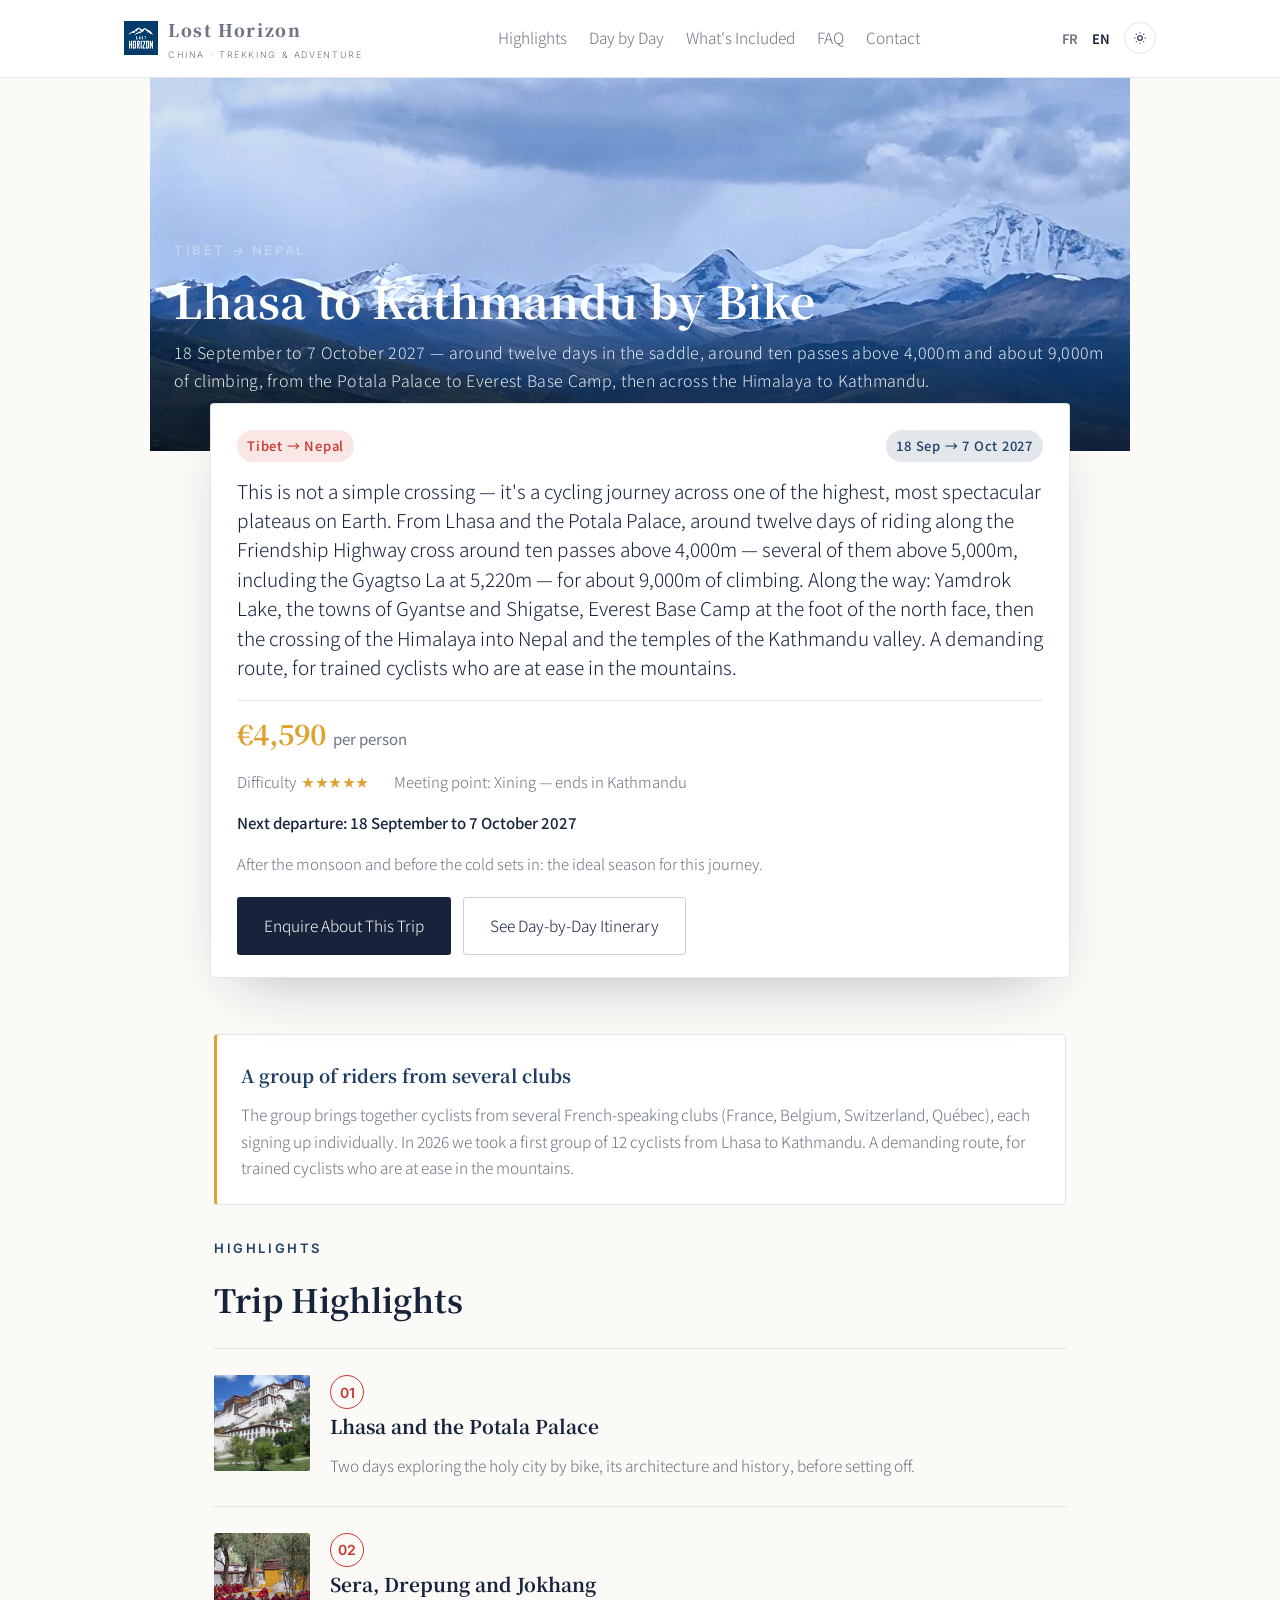
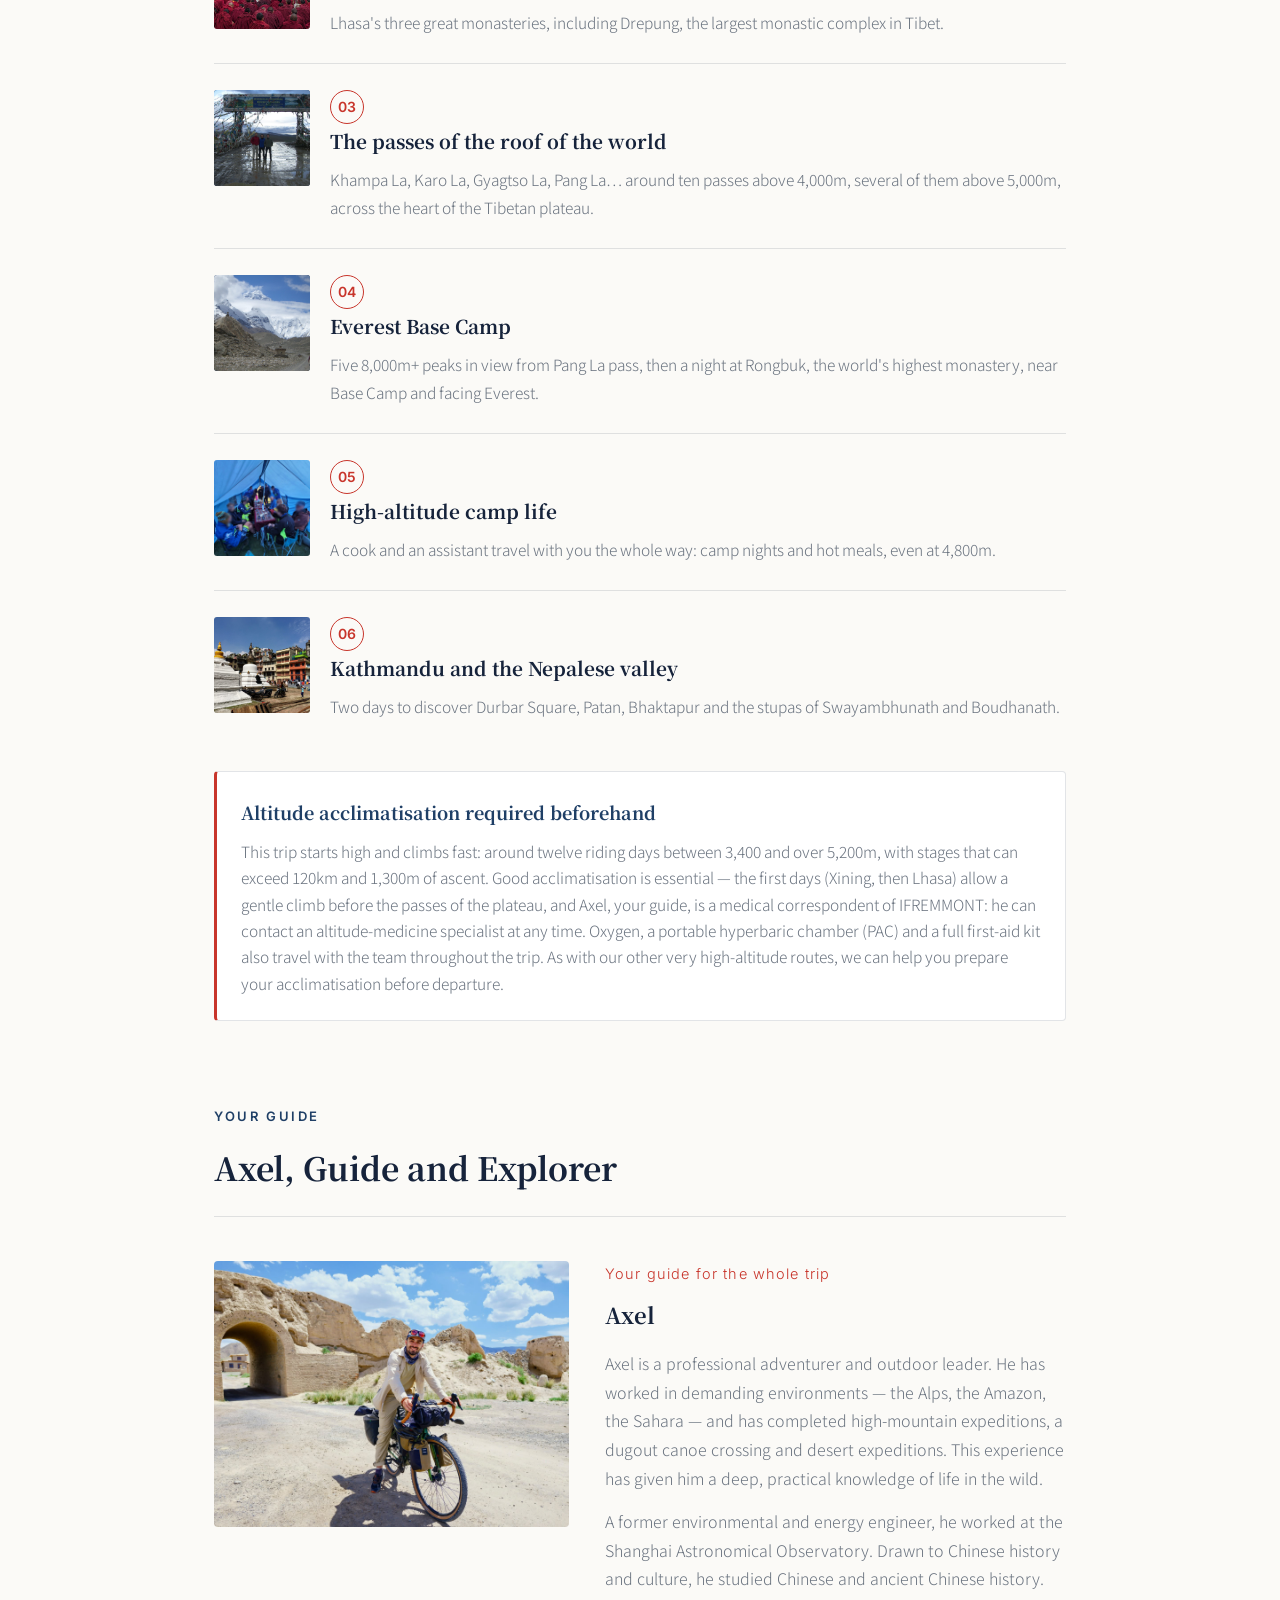
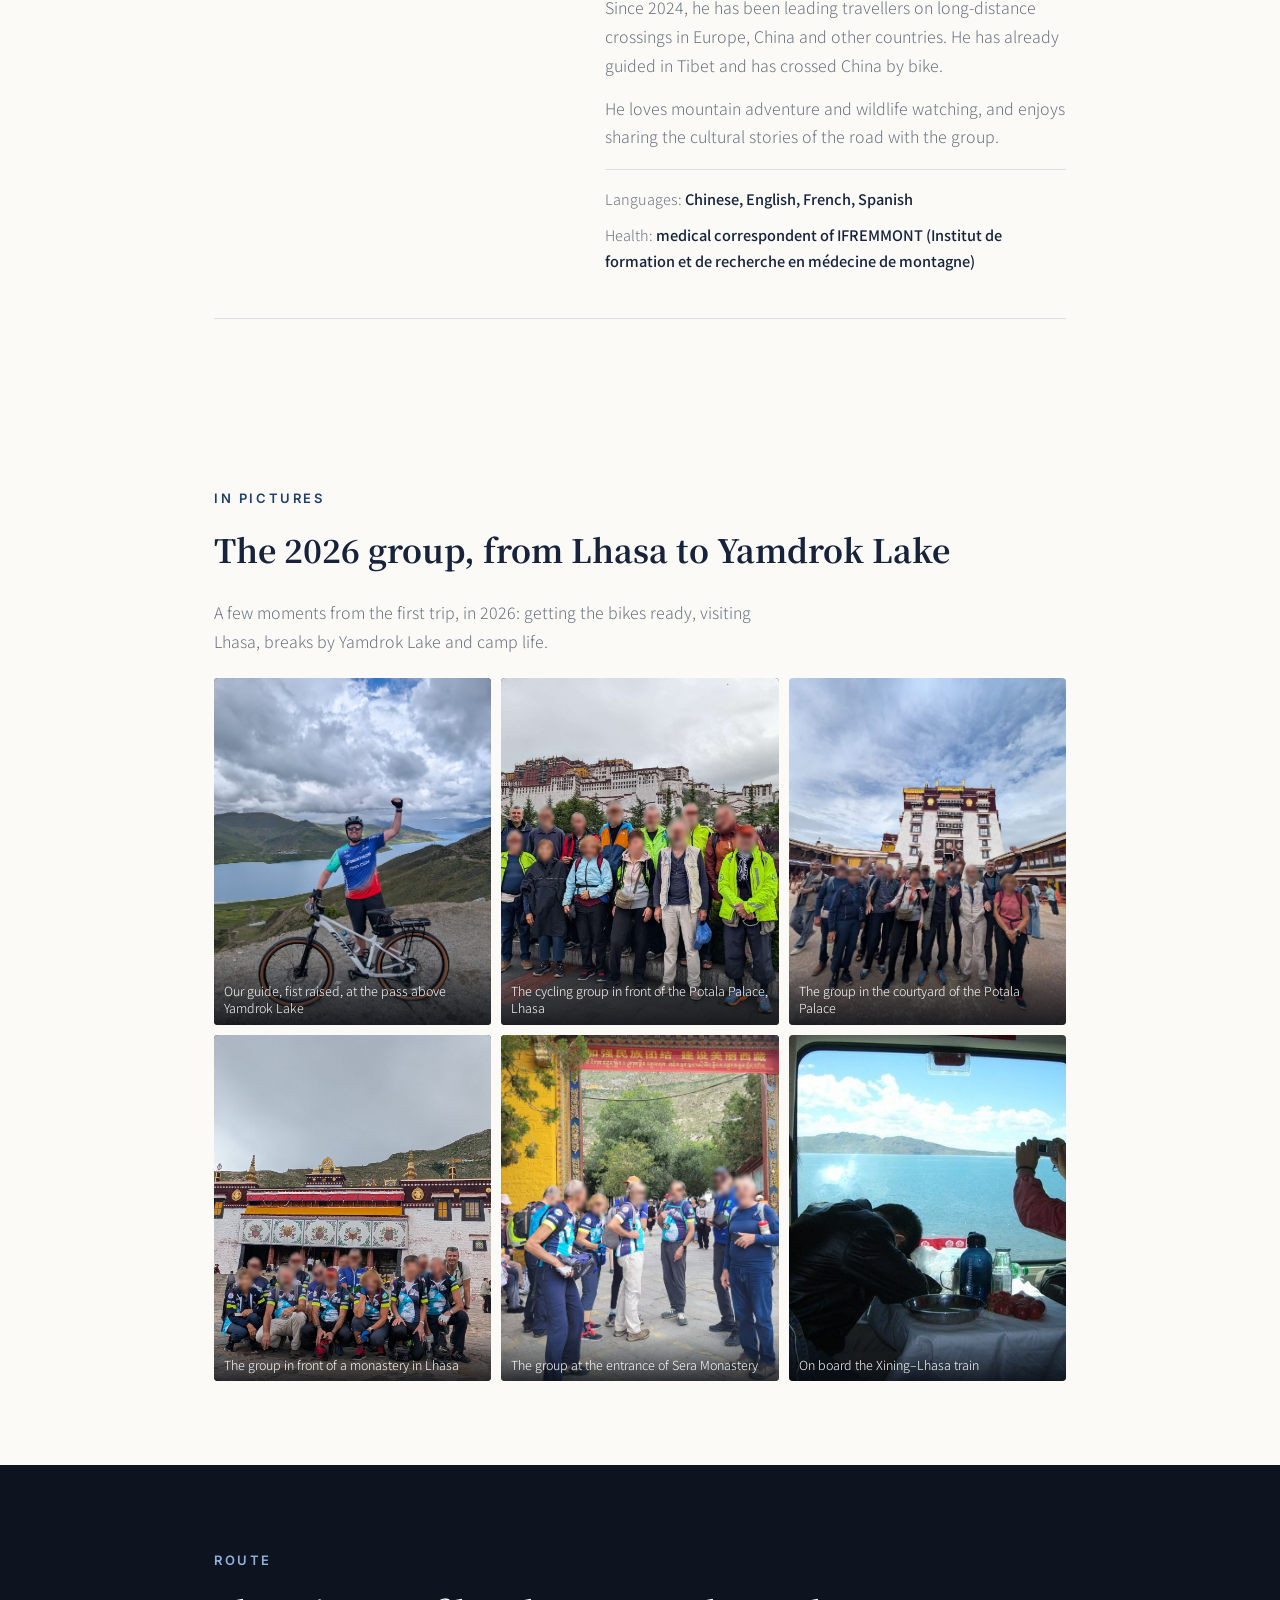
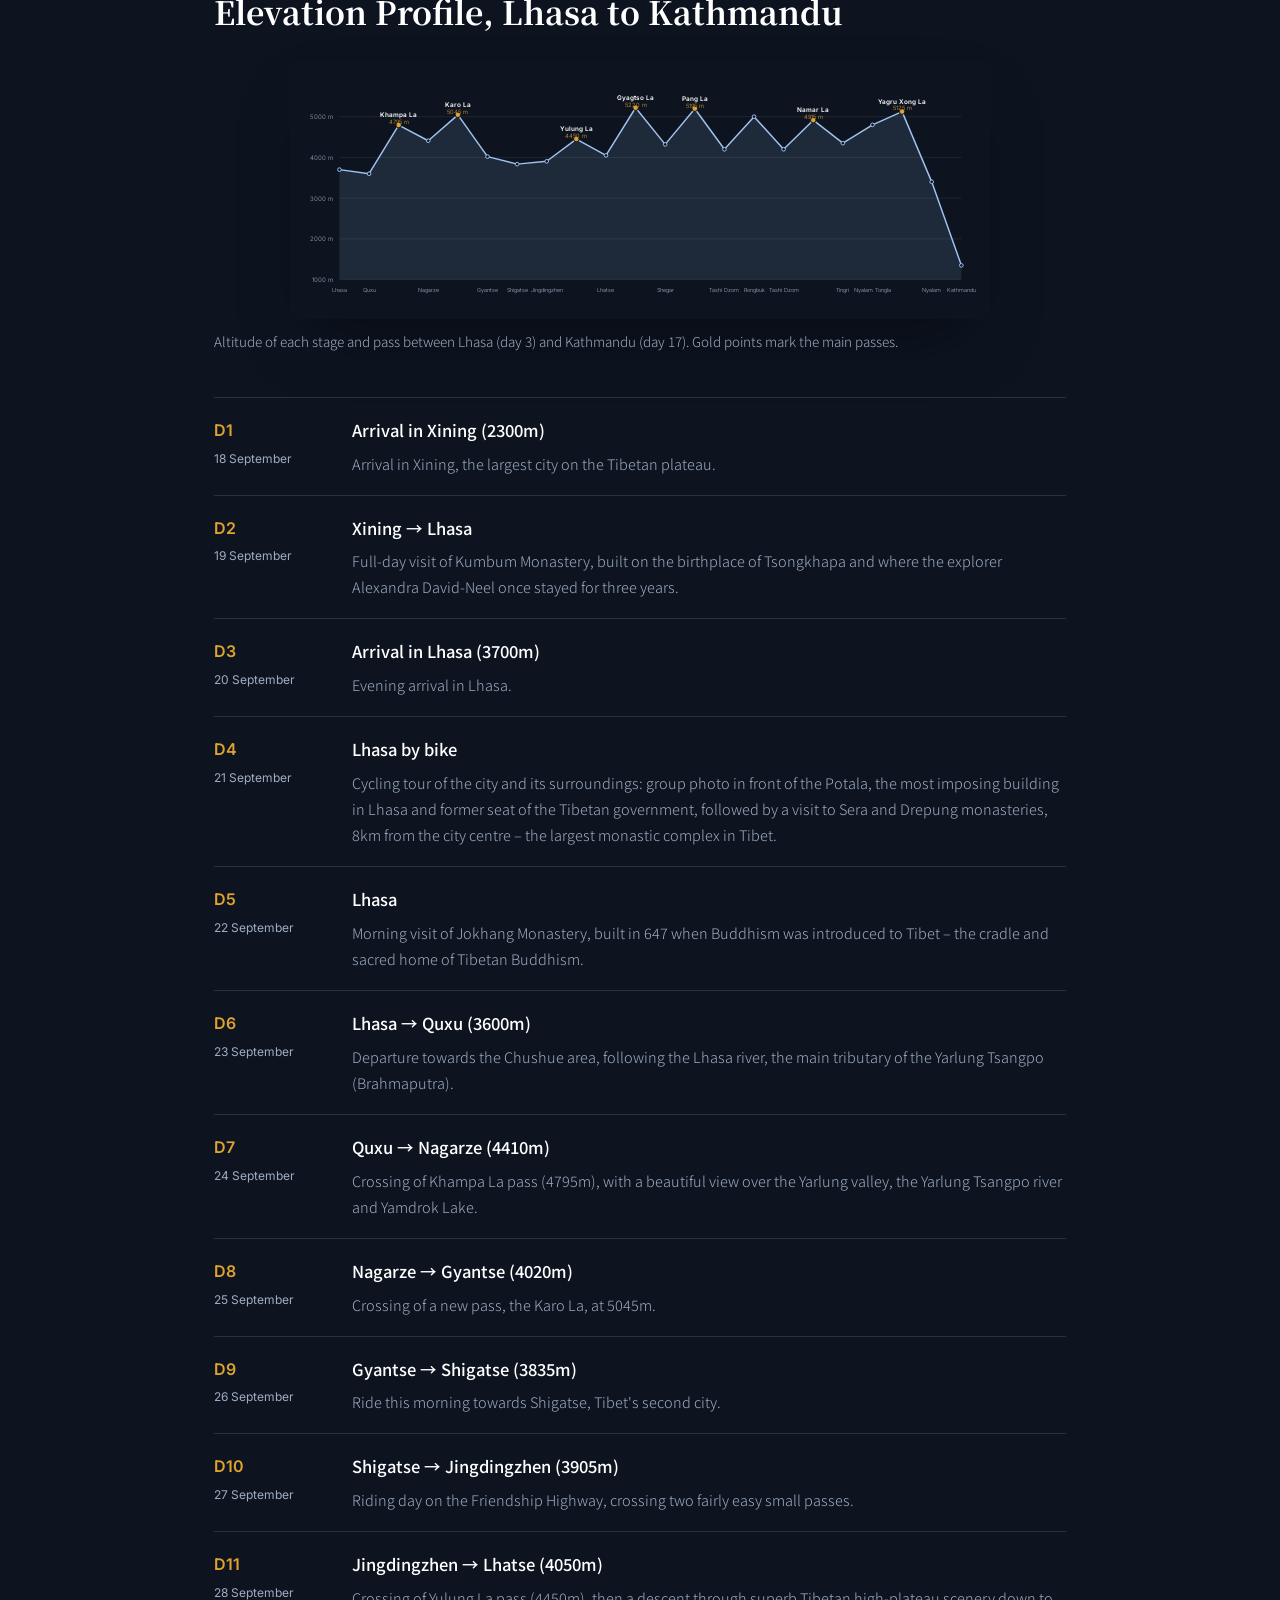
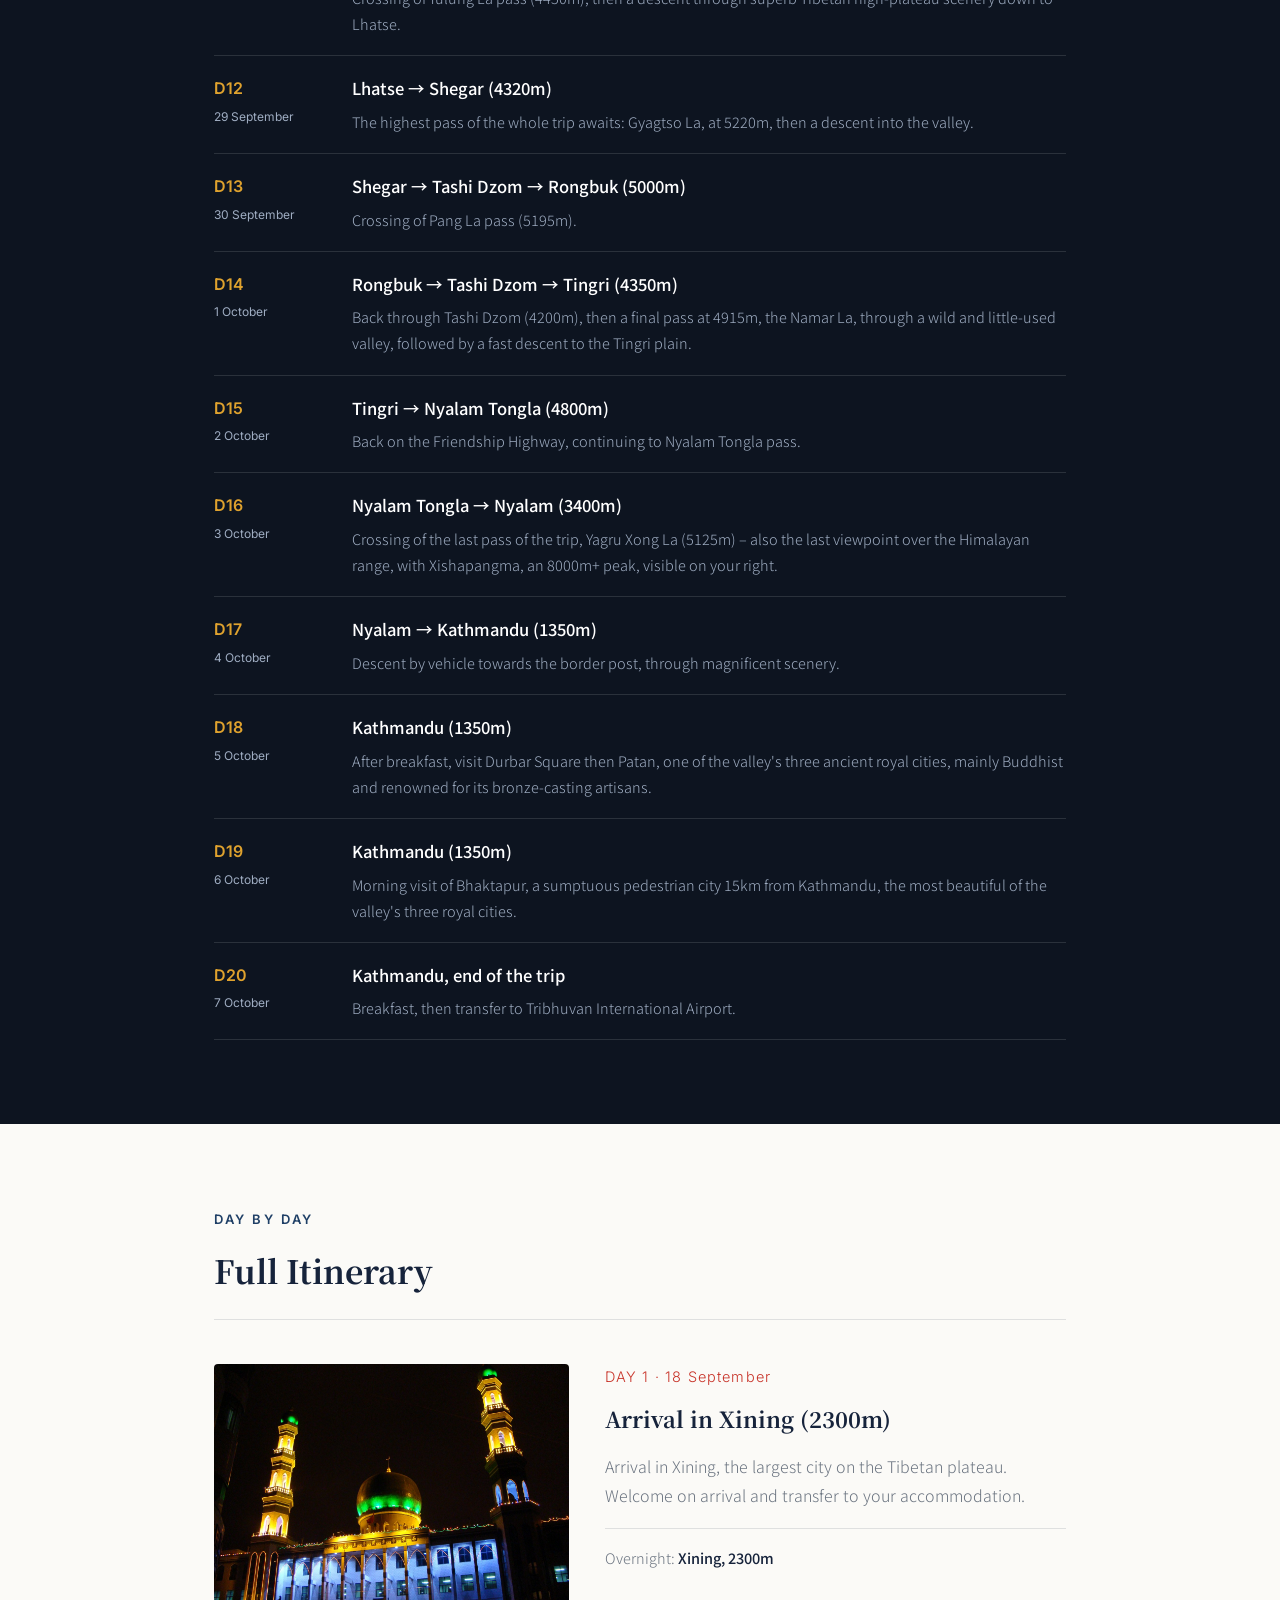
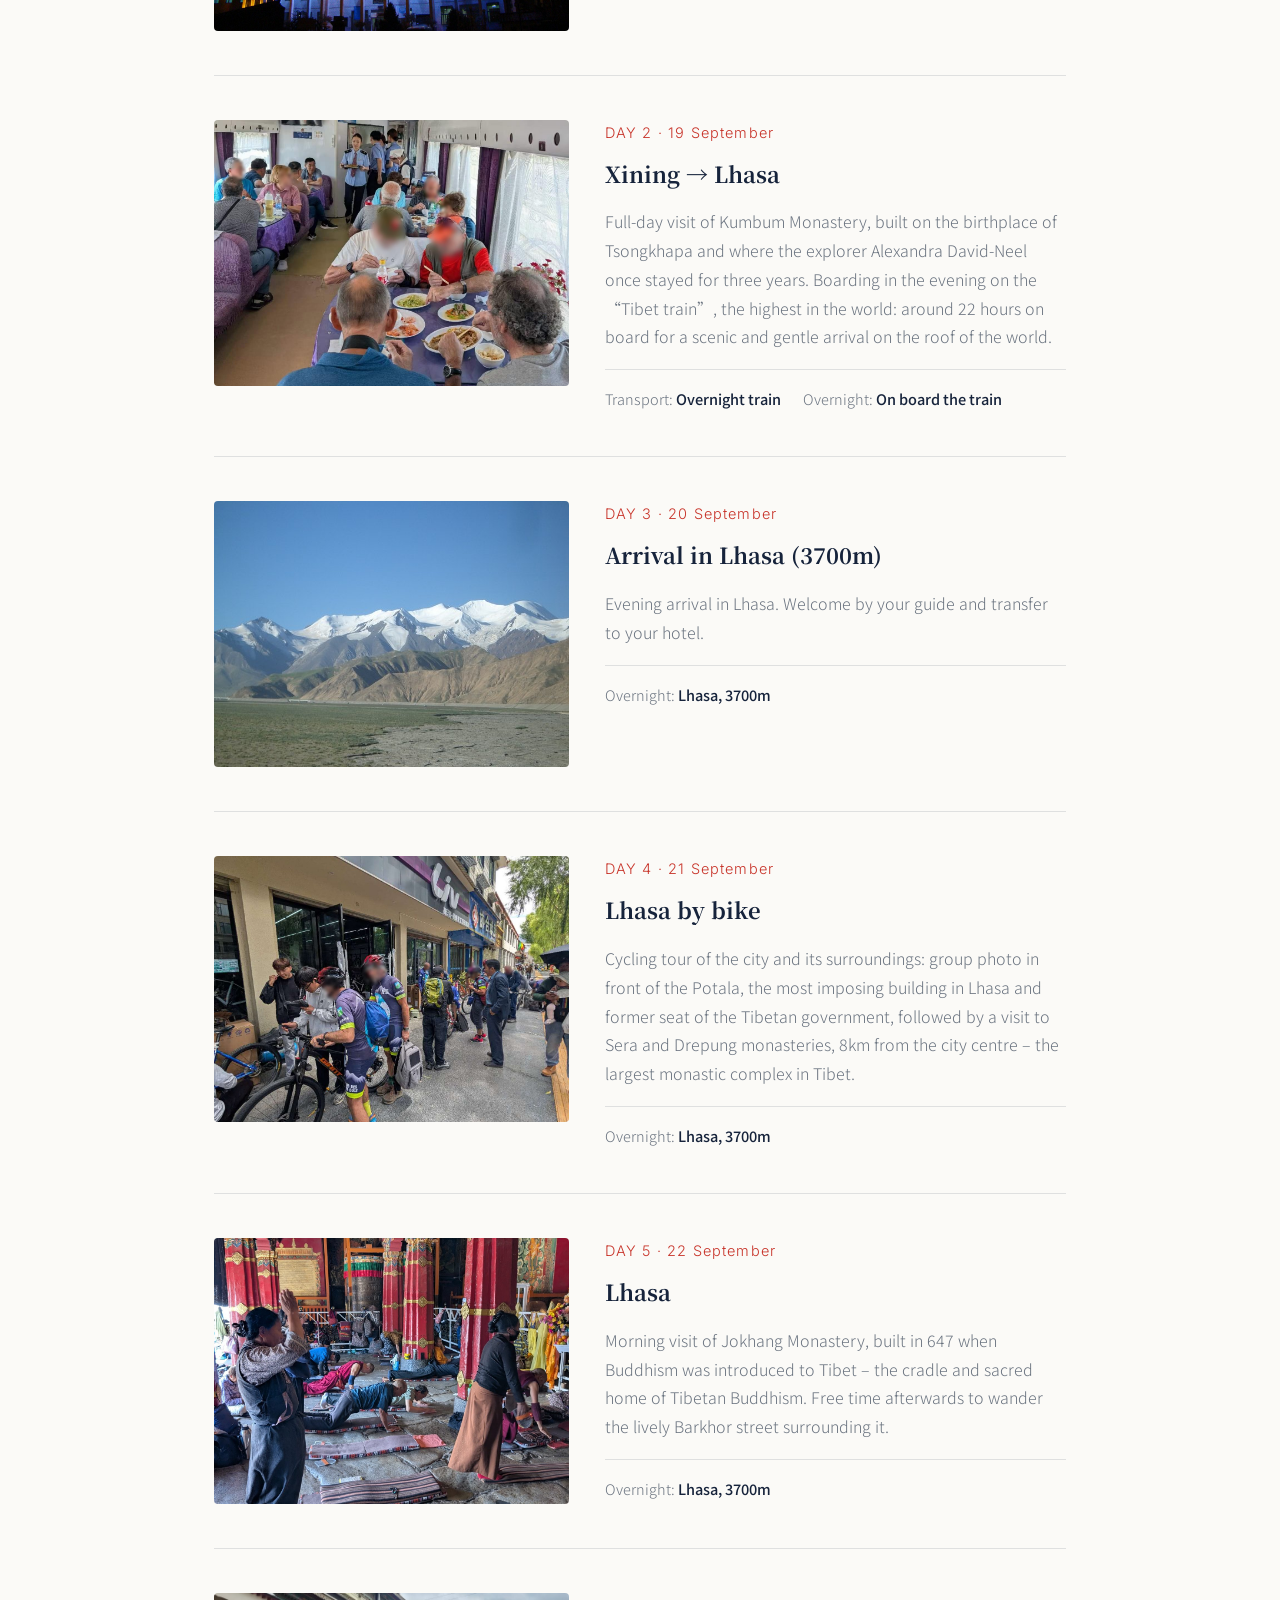
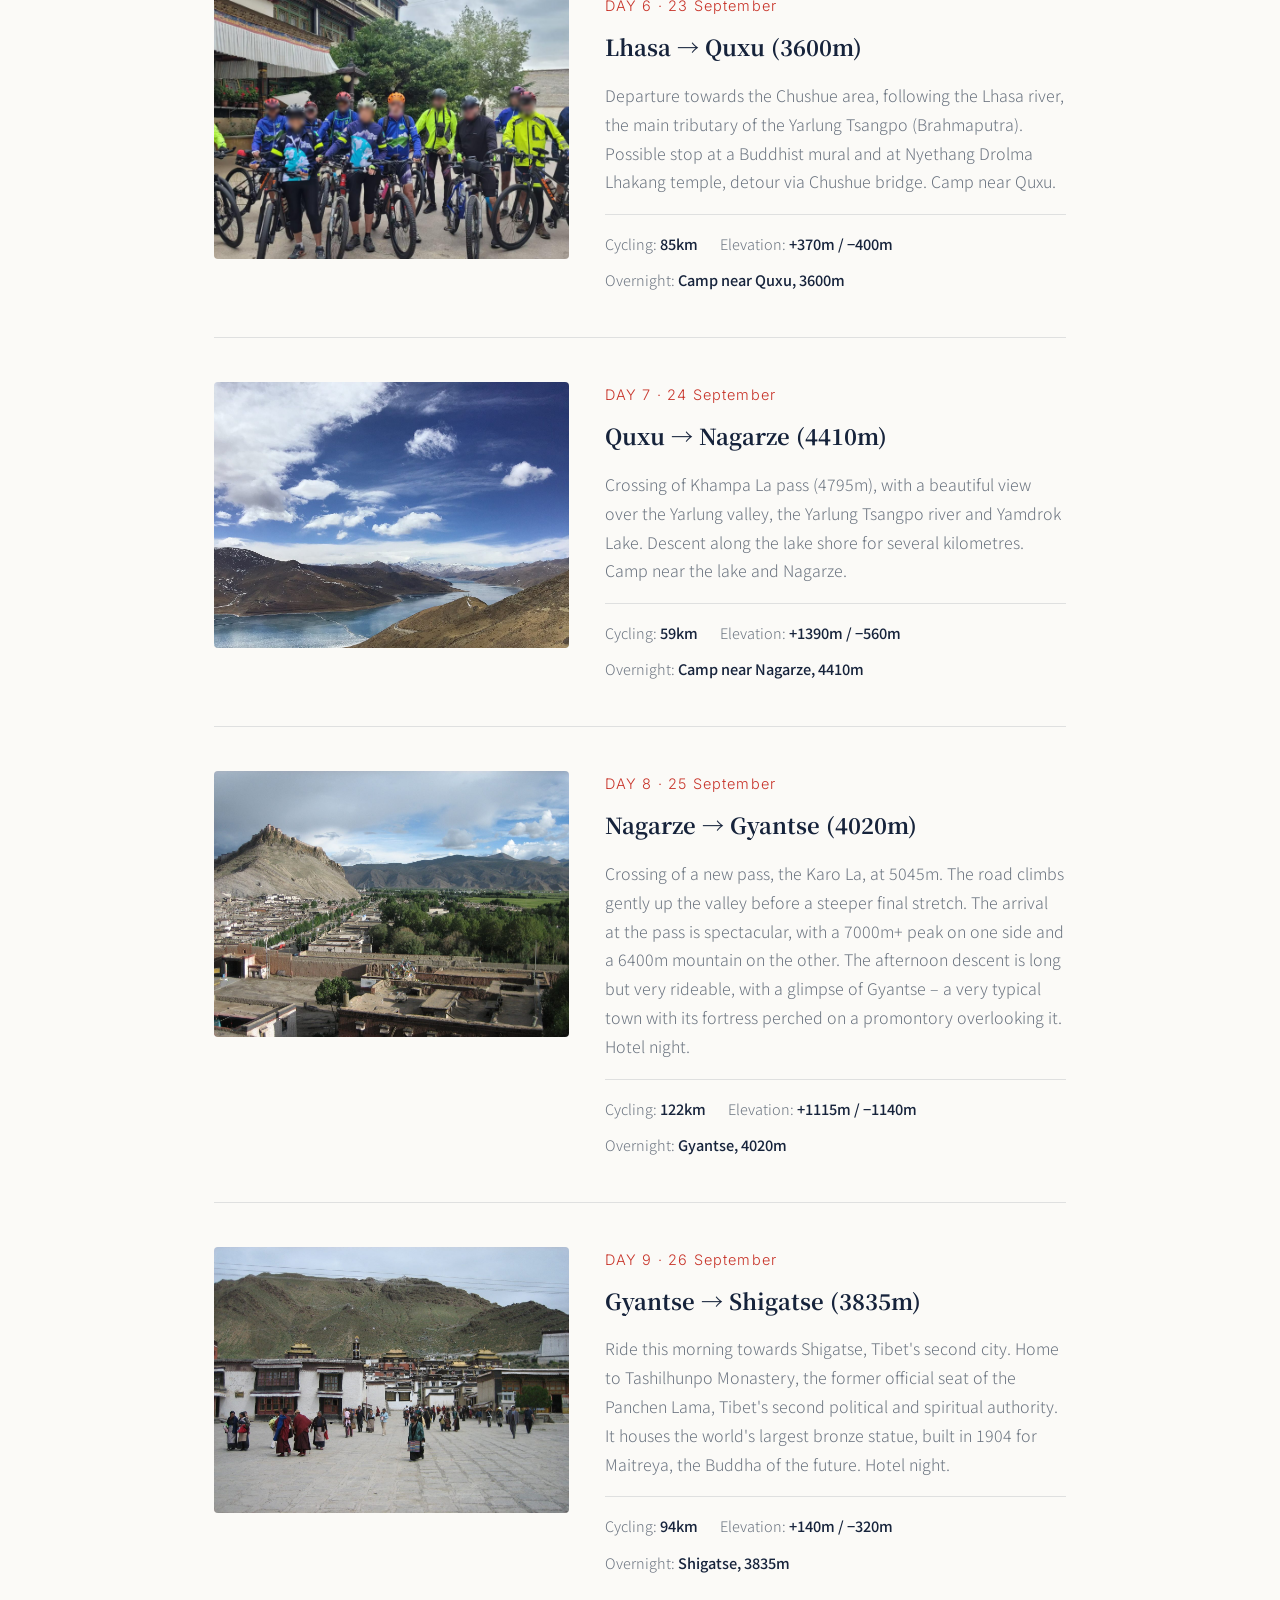
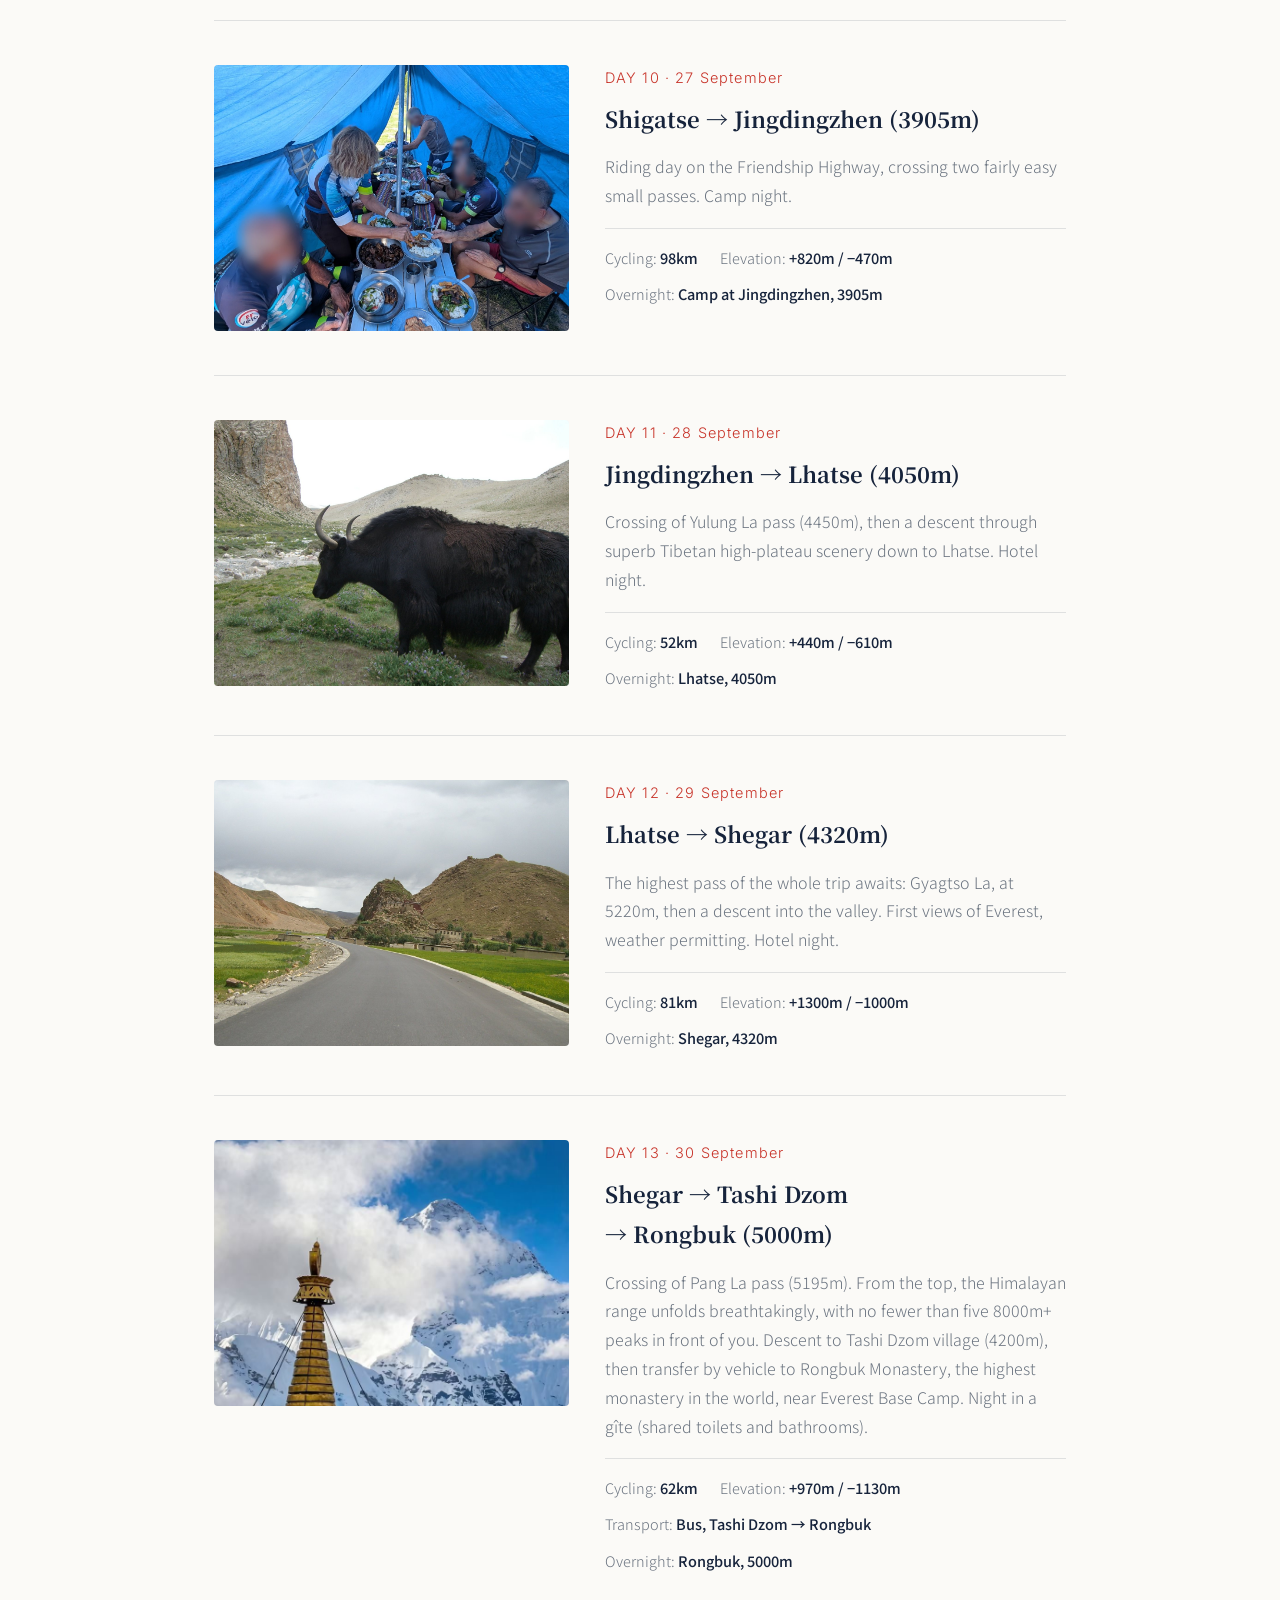
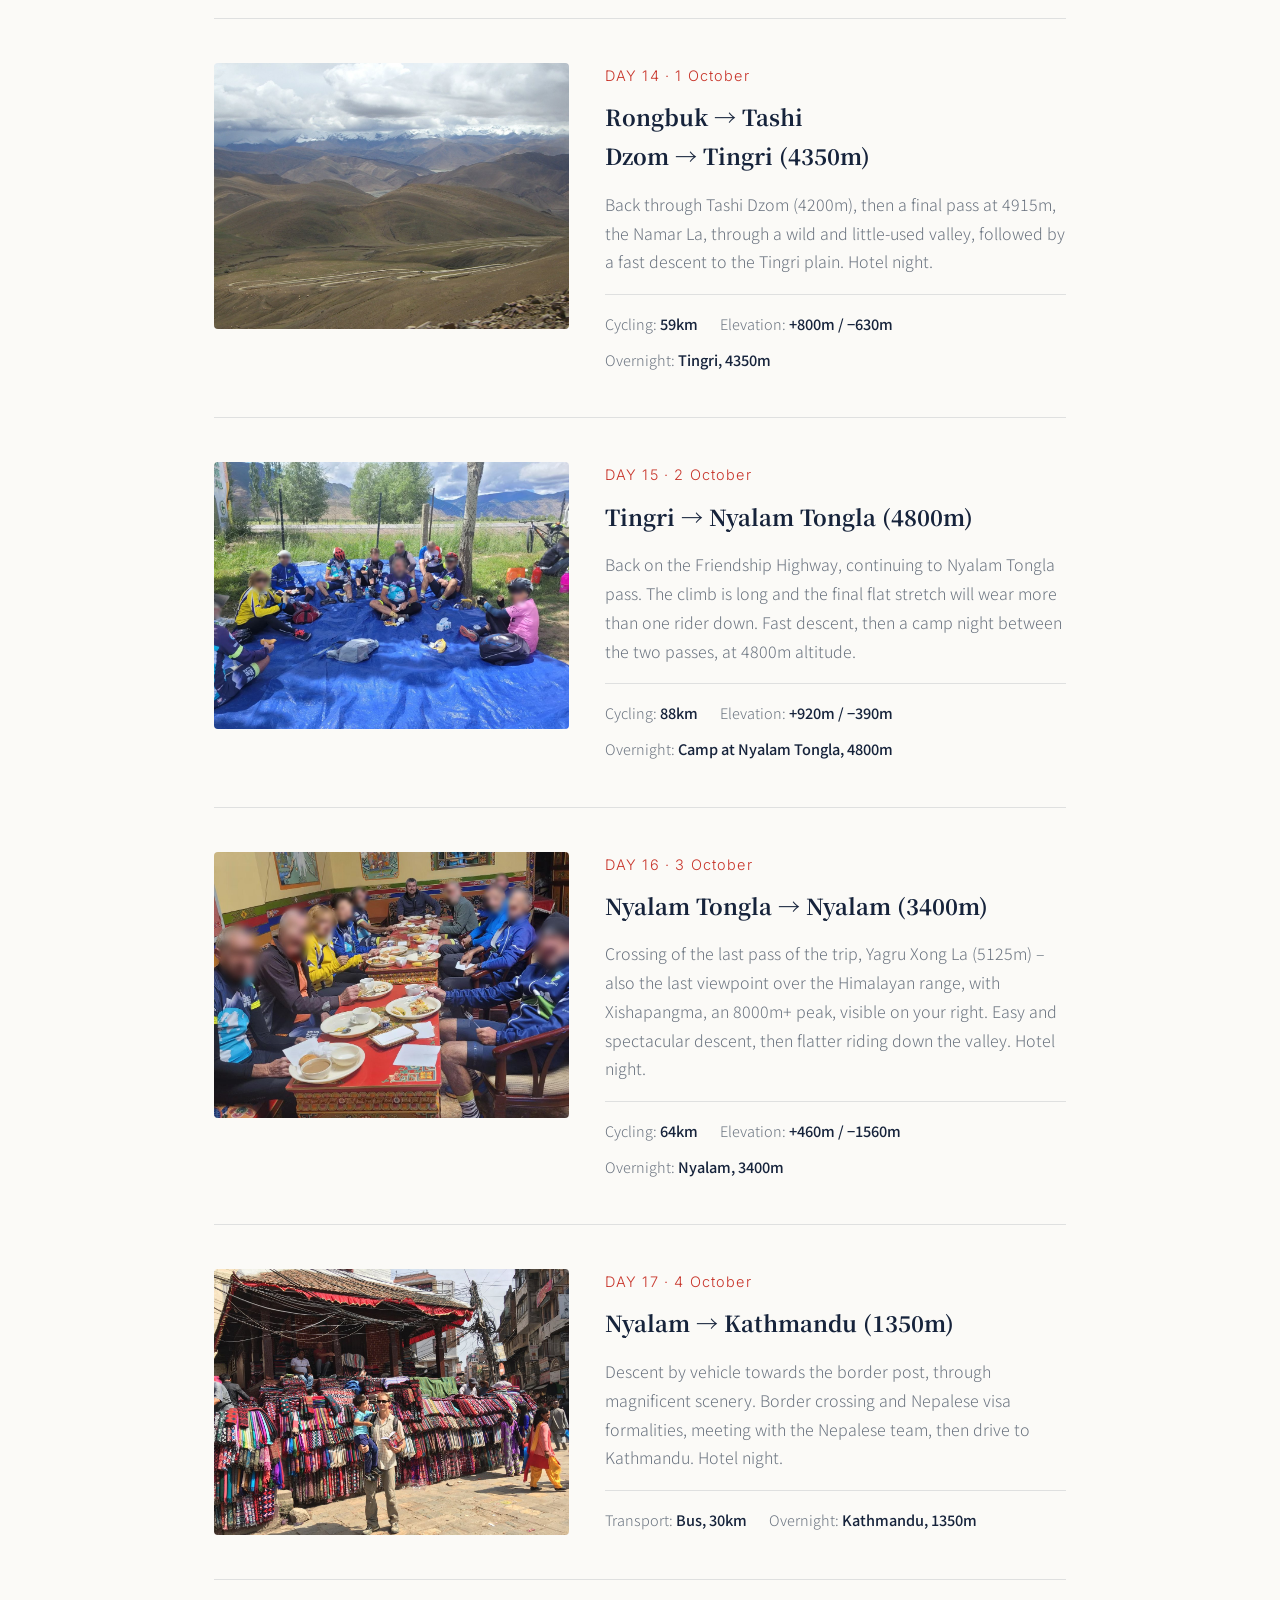
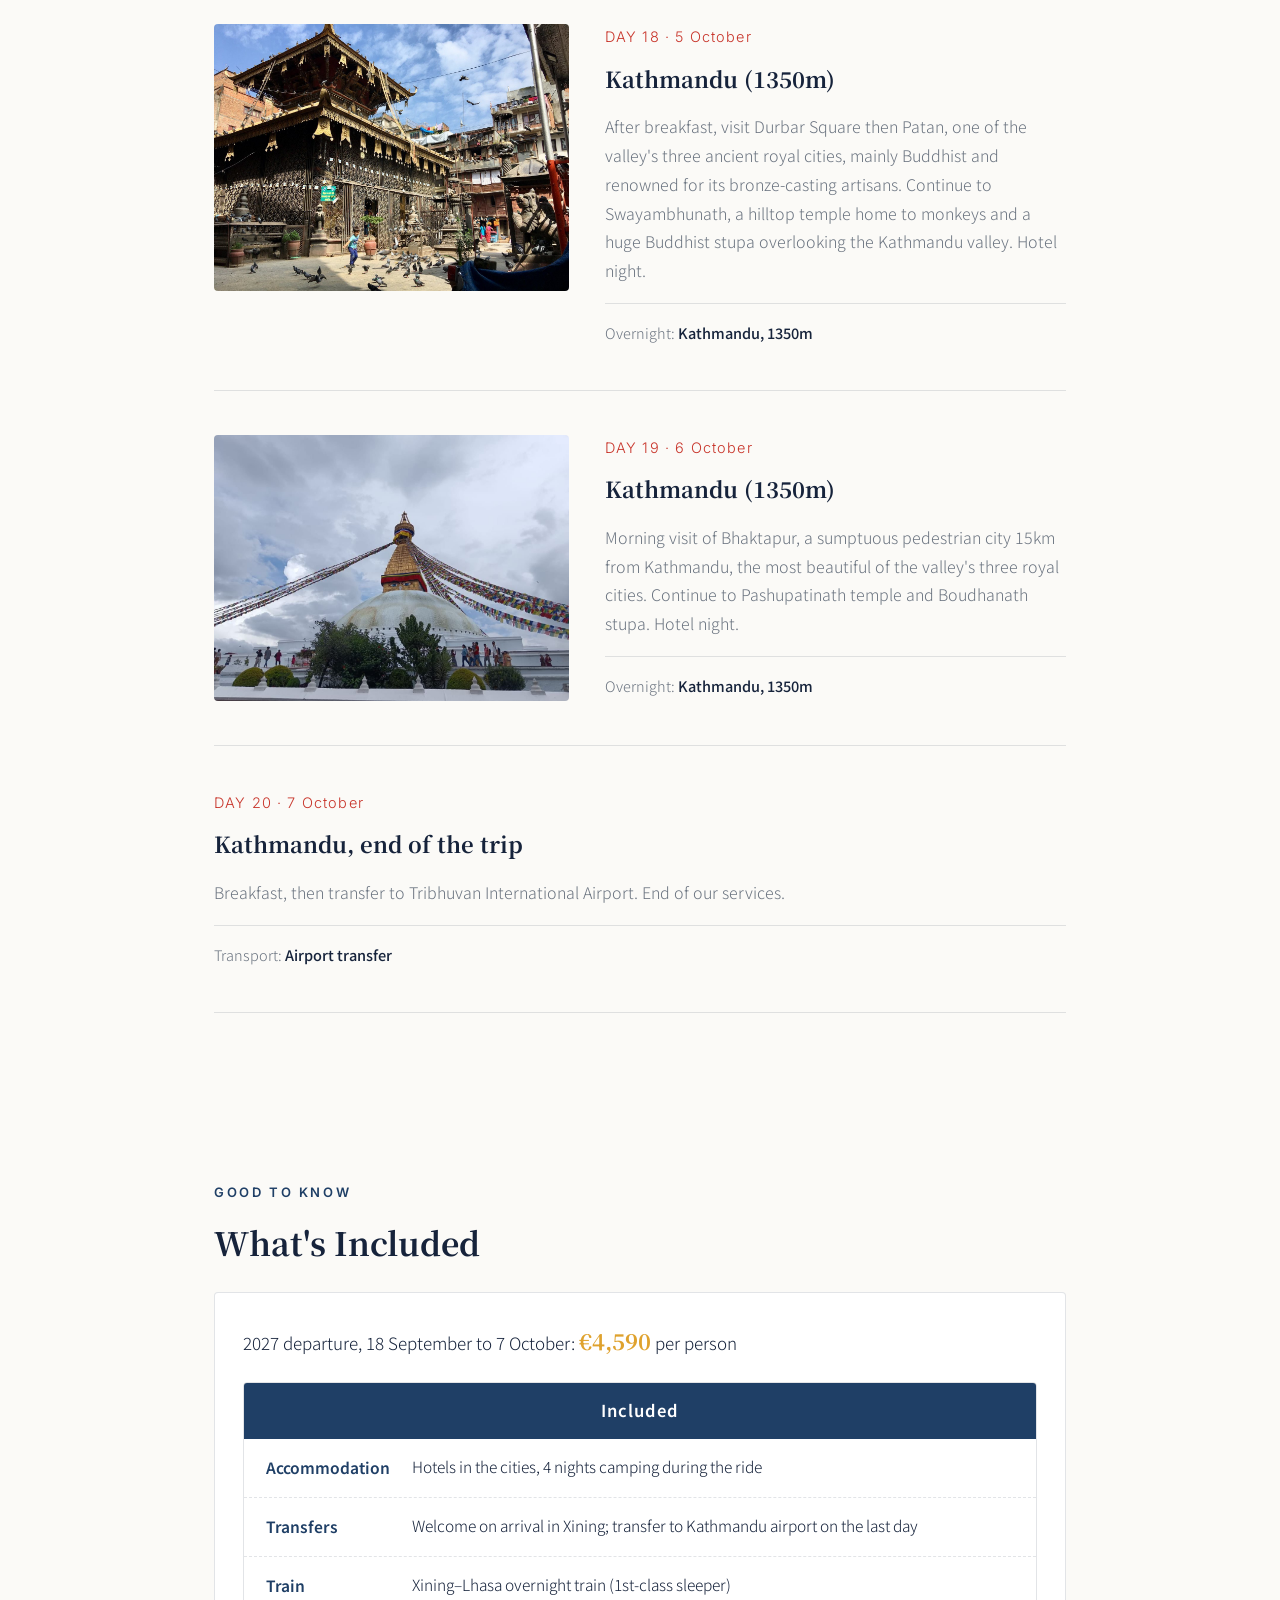
<file: en/index.html>
<!DOCTYPE html>
<html lang="en" data-theme="light">
<head>
<meta charset="UTF-8">
<meta name="viewport" content="width=device-width, initial-scale=1">
<title>Lhasa to Kathmandu by Bike — 20 days / 19 nights | Lost Horizon</title>
<meta name="description" content="Lhasa to Kathmandu by bike, 18 September to 7 October 2027: around ten passes above 4,000m, Yamdrok Lake, Everest Base Camp and the crossing of the Himalaya to Kathmandu. Starts in Xining. €4,590 per person.">
<meta name="robots" content="index, follow, max-snippet:-1, max-image-preview:large, max-video-preview:-1">
<link rel="canonical" href="https://lhassa-katmandou.com/en/">
<link rel="alternate" hreflang="fr" href="https://lhassa-katmandou.com/">
<link rel="alternate" hreflang="en" href="https://lhassa-katmandou.com/en/">
<link rel="alternate" hreflang="x-default" href="https://lhassa-katmandou.com/">
<link rel="icon" href="/favicon.svg?v=2" type="image/svg+xml">
<link rel="icon" href="/favicon.ico?v=2" sizes="any">
<link rel="icon" type="image/png" sizes="32x32" href="/favicon-32.png?v=2">
<link rel="apple-touch-icon" href="/apple-touch-icon.png?v=2">
<meta property="og:type" content="website">
<meta property="og:site_name" content="Lost Horizon">
<meta property="og:title" content="Lhasa to Kathmandu by Bike — 20 days / 19 nights | Lost Horizon">
<meta property="og:description" content="Lhasa to Kathmandu by bike, 18 September to 7 October 2027: around ten passes above 4,000m, Yamdrok Lake, Everest Base Camp and the crossing of the Himalaya to Kathmandu. Starts in Xining. €4,590 per person.">
<meta property="og:url" content="https://lhassa-katmandou.com/en/">
<meta property="og:image" content="https://lhassa-katmandou.com/images/photo-11-everest.jpg">
<meta property="og:locale" content="en_GB">
<meta property="og:locale:alternate" content="fr_FR">
<meta name="twitter:card" content="summary_large_image">
<meta name="twitter:title" content="Lhasa to Kathmandu by Bike — 20 days / 19 nights | Lost Horizon">
<meta name="twitter:description" content="Lhasa to Kathmandu by bike, 18 September to 7 October 2027: around ten passes above 4,000m, Yamdrok Lake, Everest Base Camp and the crossing of the Himalaya to Kathmandu. Starts in Xining. €4,590 per person.">
<meta name="twitter:image" content="https://lhassa-katmandou.com/images/photo-11-everest.jpg">
<link rel="preconnect" href="https://fonts.googleapis.com">
<link rel="preconnect" href="https://fonts.gstatic.com" crossorigin>
<link rel="stylesheet" href="https://fonts.googleapis.com/css2?family=Noto+Serif+SC:wght@500;700;900&amp;family=Noto+Sans+SC:wght@300;400;500;600;700&amp;family=Inter:wght@500;600&amp;display=swap">
<link rel="stylesheet" href="/styles.css?v=7">
<script type="application/ld+json">
{
  "@context": "https://schema.org",
  "@graph": [
    {
      "@type": "TravelAgency",
      "@id": "https://lhassa-katmandou.com/#organization",
      "name": "Lost Horizon",
      "alternateName": "Horizon Chine",
      "url": "https://lhassa-katmandou.com/",
      "logo": "https://lhassa-katmandou.com/images/logo.png?v=2",
      "email": "contact@lhassa-katmandou.com",
      "contactPoint": {
        "@type": "ContactPoint",
        "contactType": "customer service",
        "name": "Mathieu Le Serre",
        "telephone": "+33627297977",
        "email": "contact@lhassa-katmandou.com",
        "availableLanguage": [
          "fr",
          "en"
        ]
      },
      "identifier": {
        "@type": "PropertyValue",
        "propertyID": "Atout France",
        "value": "IM035240001"
      },
      "areaServed": [
        "CN",
        "NP"
      ],
      "knowsAbout": [
        "cycling tours in Tibet",
        "high-altitude travel",
        "Lhasa to Kathmandu by bike"
      ],
      "address": {
        "@type": "PostalAddress",
        "addressLocality": "Rennes",
        "addressCountry": "FR"
      },
      "location": [
        {
          "@type": "Place",
          "name": "Rennes",
          "address": {
            "@type": "PostalAddress",
            "addressLocality": "Rennes",
            "addressCountry": "FR"
          }
        },
        {
          "@type": "Place",
          "name": "Kunming",
          "address": {
            "@type": "PostalAddress",
            "addressLocality": "Kunming",
            "addressRegion": "Yunnan",
            "addressCountry": "CN"
          }
        }
      ]
    },
    {
      "@type": "WebSite",
      "@id": "https://lhassa-katmandou.com/#website",
      "url": "https://lhassa-katmandou.com/",
      "name": "Lhassa–Katmandou à vélo",
      "publisher": {
        "@id": "https://lhassa-katmandou.com/#organization"
      },
      "inLanguage": [
        "fr",
        "en"
      ]
    },
    {
      "@type": "WebPage",
      "@id": "https://lhassa-katmandou.com/en/#webpage",
      "url": "https://lhassa-katmandou.com/en/",
      "name": "Lhasa to Kathmandu by Bike — 20 days / 19 nights | Lost Horizon",
      "inLanguage": "en",
      "isPartOf": {
        "@id": "https://lhassa-katmandou.com/#website"
      },
      "about": {
        "@id": "https://lhassa-katmandou.com/en/#trip"
      },
      "mainEntity": {
        "@id": "https://lhassa-katmandou.com/en/#trip"
      },
      "dateModified": "2026-11-09",
      "primaryImageOfPage": {
        "@type": "ImageObject",
        "url": "https://lhassa-katmandou.com/images/photo-11-everest.jpg"
      }
    },
    {
      "@context": "https://schema.org",
      "@type": "TouristTrip",
      "name": "Lhasa to Kathmandu by Bike",
      "description": "Lhasa to Kathmandu by bike, 18 September to 7 October 2027: around ten passes above 4,000m, Yamdrok Lake, Everest Base Camp and the crossing of the Himalaya to Kathmandu. Starts in Xining. €4,590 per person.",
      "url": "https://lhassa-katmandou.com/en/",
      "image": "https://lhassa-katmandou.com/images/photo-11-everest.jpg",
      "inLanguage": "en",
      "touristType": [
        "Cycling groups",
        "Adventure travellers"
      ],
      "provider": {
        "@id": "https://lhassa-katmandou.com/#organization"
      },
      "duration": "P20D",
      "offers": {
        "@type": "Offer",
        "price": "4590",
        "priceCurrency": "EUR",
        "url": "https://lhassa-katmandou.com/en/#fee",
        "seller": {
          "@id": "https://lhassa-katmandou.com/#organization"
        }
      },
      "@id": "https://lhassa-katmandou.com/en/#trip",
      "itinerary": {
        "@type": "ItemList",
        "name": "Day-by-day itinerary",
        "numberOfItems": 20,
        "itemListElement": [
          {
            "@type": "ListItem",
            "position": 1,
            "item": {
              "@type": "Place",
              "name": "DAY 1 · 18 September — Arrival in Xining (2300m)",
              "description": "Arrival in Xining, the largest city on the Tibetan plateau."
            }
          },
          {
            "@type": "ListItem",
            "position": 2,
            "item": {
              "@type": "Place",
              "name": "DAY 2 · 19 September — Xining → Lhasa",
              "description": "Full-day visit of Kumbum Monastery, built on the birthplace of Tsongkhapa and where the explorer Alexandra David-Neel once stayed for three years."
            }
          },
          {
            "@type": "ListItem",
            "position": 3,
            "item": {
              "@type": "Place",
              "name": "DAY 3 · 20 September — Arrival in Lhasa (3700m)",
              "description": "Evening arrival in Lhasa."
            }
          },
          {
            "@type": "ListItem",
            "position": 4,
            "item": {
              "@type": "Place",
              "name": "DAY 4 · 21 September — Lhasa by bike",
              "description": "Cycling tour of the city and its surroundings: group photo in front of the Potala, the most imposing building in Lhasa and former seat of the Tibetan government, followed by a visit to Sera and Drepung monasteries, 8km from the city centre – the largest monastic complex in Tibet."
            }
          },
          {
            "@type": "ListItem",
            "position": 5,
            "item": {
              "@type": "Place",
              "name": "DAY 5 · 22 September — Lhasa",
              "description": "Morning visit of Jokhang Monastery, built in 647 when Buddhism was introduced to Tibet – the cradle and sacred home of Tibetan Buddhism."
            }
          },
          {
            "@type": "ListItem",
            "position": 6,
            "item": {
              "@type": "Place",
              "name": "DAY 6 · 23 September — Lhasa → Quxu (3600m)",
              "description": "Departure towards the Chushue area, following the Lhasa river, the main tributary of the Yarlung Tsangpo (Brahmaputra)."
            }
          },
          {
            "@type": "ListItem",
            "position": 7,
            "item": {
              "@type": "Place",
              "name": "DAY 7 · 24 September — Quxu → Nagarze (4410m)",
              "description": "Crossing of Khampa La pass (4795m), with a beautiful view over the Yarlung valley, the Yarlung Tsangpo river and Yamdrok Lake."
            }
          },
          {
            "@type": "ListItem",
            "position": 8,
            "item": {
              "@type": "Place",
              "name": "DAY 8 · 25 September — Nagarze → Gyantse (4020m)",
              "description": "Crossing of a new pass, the Karo La, at 5045m."
            }
          },
          {
            "@type": "ListItem",
            "position": 9,
            "item": {
              "@type": "Place",
              "name": "DAY 9 · 26 September — Gyantse → Shigatse (3835m)",
              "description": "Ride this morning towards Shigatse, Tibet's second city."
            }
          },
          {
            "@type": "ListItem",
            "position": 10,
            "item": {
              "@type": "Place",
              "name": "DAY 10 · 27 September — Shigatse → Jingdingzhen (3905m)",
              "description": "Riding day on the Friendship Highway, crossing two fairly easy small passes."
            }
          },
          {
            "@type": "ListItem",
            "position": 11,
            "item": {
              "@type": "Place",
              "name": "DAY 11 · 28 September — Jingdingzhen → Lhatse (4050m)",
              "description": "Crossing of Yulung La pass (4450m), then a descent through superb Tibetan high-plateau scenery down to Lhatse."
            }
          },
          {
            "@type": "ListItem",
            "position": 12,
            "item": {
              "@type": "Place",
              "name": "DAY 12 · 29 September — Lhatse → Shegar (4320m)",
              "description": "The highest pass of the whole trip awaits: Gyagtso La, at 5220m, then a descent into the valley."
            }
          },
          {
            "@type": "ListItem",
            "position": 13,
            "item": {
              "@type": "Place",
              "name": "DAY 13 · 30 September — Shegar → Tashi Dzom → Rongbuk (5000m)",
              "description": "Crossing of Pang La pass (5195m)."
            }
          },
          {
            "@type": "ListItem",
            "position": 14,
            "item": {
              "@type": "Place",
              "name": "DAY 14 · 1 October — Rongbuk → Tashi Dzom → Tingri (4350m)",
              "description": "Back through Tashi Dzom (4200m), then a final pass at 4915m, the Namar La, through a wild and little-used valley, followed by a fast descent to the Tingri plain."
            }
          },
          {
            "@type": "ListItem",
            "position": 15,
            "item": {
              "@type": "Place",
              "name": "DAY 15 · 2 October — Tingri → Nyalam Tongla (4800m)",
              "description": "Back on the Friendship Highway, continuing to Nyalam Tongla pass."
            }
          },
          {
            "@type": "ListItem",
            "position": 16,
            "item": {
              "@type": "Place",
              "name": "DAY 16 · 3 October — Nyalam Tongla → Nyalam (3400m)",
              "description": "Crossing of the last pass of the trip, Yagru Xong La (5125m) – also the last viewpoint over the Himalayan range, with Xishapangma, an 8000m+ peak, visible on your right."
            }
          },
          {
            "@type": "ListItem",
            "position": 17,
            "item": {
              "@type": "Place",
              "name": "DAY 17 · 4 October — Nyalam → Kathmandu (1350m)",
              "description": "Descent by vehicle towards the border post, through magnificent scenery."
            }
          },
          {
            "@type": "ListItem",
            "position": 18,
            "item": {
              "@type": "Place",
              "name": "DAY 18 · 5 October — Kathmandu (1350m)",
              "description": "After breakfast, visit Durbar Square then Patan, one of the valley's three ancient royal cities, mainly Buddhist and renowned for its bronze-casting artisans."
            }
          },
          {
            "@type": "ListItem",
            "position": 19,
            "item": {
              "@type": "Place",
              "name": "DAY 19 · 6 October — Kathmandu (1350m)",
              "description": "Morning visit of Bhaktapur, a sumptuous pedestrian city 15km from Kathmandu, the most beautiful of the valley's three royal cities."
            }
          },
          {
            "@type": "ListItem",
            "position": 20,
            "item": {
              "@type": "Place",
              "name": "DAY 20 · 7 October — Kathmandu, end of the trip",
              "description": "Breakfast, then transfer to Tribhuvan International Airport."
            }
          }
        ]
      },
      "subjectOf": {
        "@type": "Event",
        "@id": "https://lhassa-katmandou.com/en/#edition-2027",
        "name": "Lhasa to Kathmandu by Bike — 2027 departure",
        "startDate": "2027-09-18",
        "endDate": "2027-10-07",
        "eventAttendanceMode": "https://schema.org/OfflineEventAttendanceMode",
        "eventStatus": "https://schema.org/EventScheduled",
        "location": {
          "@type": "Place",
          "name": "Xining → Kathmandu"
        },
        "organizer": {
          "@id": "https://lhassa-katmandou.com/#organization"
        },
        "offers": {
          "@type": "Offer",
          "price": "4590",
          "priceCurrency": "EUR",
          "url": "https://lhassa-katmandou.com/en/#fee",
          "seller": {
            "@id": "https://lhassa-katmandou.com/#organization"
          }
        }
      }
    },
    {
      "@type": "Person",
      "@id": "https://lhassa-katmandou.com/#axel",
      "name": "Axel",
      "jobTitle": "Guide",
      "worksFor": {
        "@id": "https://lhassa-katmandou.com/#organization"
      },
      "knowsLanguage": [
        "zh",
        "en",
        "fr",
        "es"
      ],
      "description": "Guide for the whole trip, professional adventurer and outdoor expedition leader, medical correspondent of IFREMMONT."
    }
  ]
}
</script>
<script type="application/ld+json">
{
  "@context": "https://schema.org",
  "@type": "FAQPage",
  "inLanguage": "en",
  "mainEntity": [
    {
      "@type": "Question",
      "name": "Why start in Xining rather than Lhasa?",
      "acceptedAnswer": {
        "@type": "Answer",
        "text": "The trip starts in Xining (2,300m), in the north-east of the Tibetan plateau. From there, you reach Lhasa by overnight train (about 22 hours), the Tibet train, the highest in the world. This gentle arrival, full of scenery, also lets you gain altitude gradually."
      }
    },
    {
      "@type": "Question",
      "name": "What are the highlights?",
      "acceptedAnswer": {
        "@type": "Answer",
        "text": "Lhasa and the Potala Palace, the monasteries of Sera, Drepung and the Jokhang, Yamdrok Lake, the towns of Gyantse and Shigatse, around ten passes above 4,000m (several of them above 5,000m, including the Gyagtso La at 5,220m), Everest Base Camp with a night at Rongbuk Monastery, then Kathmandu and its valley (Durbar Square, Patan, Bhaktapur, Swayambhunath, Boudhanath)."
      }
    },
    {
      "@type": "Question",
      "name": "What are the distance and the climbing?",
      "acceptedAnswer": {
        "@type": "Answer",
        "text": "Expect around twelve days of riding, about 9,000m of climbing in total, and stages that can exceed 120km and 1,300m of ascent. The day-by-day details (distance, ascent, night altitude) are given on this page, in the \"Day by Day\" section."
      }
    },
    {
      "@type": "Question",
      "name": "Why this time of year?",
      "acceptedAnswer": {
        "@type": "Answer",
        "text": "The 18 September departure comes after the monsoon and before the arrival of the big cold: it is the ideal season for this trip. The dates were also chosen so that we pass Everest Base Camp (Rongbuk, on 30 September) before the Chinese national holidays, from 1 to 7 October, and avoid the crowds."
      }
    },
    {
      "@type": "Question",
      "name": "What level do I need?",
      "acceptedAnswer": {
        "@type": "Answer",
        "text": "The route is demanding: it is for trained cyclists who are comfortable in the mountains. The trip starts high and climbs fast, with around twelve riding days between 3,400 and over 5,200m. A support vehicle is available: it can take the whole group of cyclists on board at any time if needed, or simply pick up riders who are too tired to continue the day."
      }
    },
    {
      "@type": "Question",
      "name": "Why a mountain bike on a road itinerary?",
      "acceptedAnswer": {
        "@type": "Answer",
        "text": "Technically, this trip is on paved roads. But given the state of the roads on the roof of the world, we chose to do it by mountain bike, to limit punctures."
      }
    },
    {
      "@type": "Question",
      "name": "Where does the real difficulty lie?",
      "acceptedAnswer": {
        "@type": "Answer",
        "text": "The difficulty comes from neither the climbing nor the distance, but from the altitude. The average distance is 80km per stage, with a maximum of about 120km; the average ascent is 800m, with a maximum of 1,400m on a short 60km stage. Acclimatisation is included in the trip (train to Tibet, then several days in Lhasa), but you will still be riding and sleeping above 4,000m for most of the itinerary, with passes above 5,000m. This trip is not suitable for people who are very sensitive to altitude sickness: we recommend that you consult your doctor before registering."
      }
    },
    {
      "@type": "Question",
      "name": "Are all the passes hard?",
      "acceptedAnswer": {
        "@type": "Answer",
        "text": "No, the effort varies from day to day. Some stages have fairly easy passes (for example two small passes on day 10), others are longer and steeper (Karo La, Gyagtso La, the Nyalam Tongla climb). The last pass, the Yagru Xong La (5,125m), has an easy and spectacular descent."
      }
    },
    {
      "@type": "Question",
      "name": "Which bike is provided?",
      "acceptedAnswer": {
        "@type": "Answer",
        "text": "One mountain bike per person (Giant or equivalent), with spare parts, is included. Camping equipment is also provided, except your sleeping bag."
      }
    },
    {
      "@type": "Question",
      "name": "Can you help me prepare my acclimatisation?",
      "acceptedAnswer": {
        "@type": "Answer",
        "text": "Yes. As with our other very high-altitude routes, we can help you prepare your acclimatisation before departure. Please contact us to talk about it."
      }
    },
    {
      "@type": "Question",
      "name": "How is acclimatisation organised?",
      "acceptedAnswer": {
        "@type": "Answer",
        "text": "Good acclimatisation is essential. The first days of the trip (Xining at 2,300m, then Lhasa at 3,700m, with three nights there) allow a gentle climb before the passes of the plateau."
      }
    },
    {
      "@type": "Question",
      "name": "What happens if I have a health problem at altitude?",
      "acceptedAnswer": {
        "@type": "Answer",
        "text": "Your guide Axel is a medical correspondent of IFREMMONT (Institut de formation et de recherche en médecine de montagne) and can contact an altitude-medicine specialist at any time. In addition, oxygen, a portable hyperbaric chamber (PAC) and a full first-aid kit are available and travel with the team throughout the trip."
      }
    },
    {
      "@type": "Question",
      "name": "Is there a support vehicle?",
      "acceptedAnswer": {
        "@type": "Answer",
        "text": "Yes: a support minivan and a logistics vehicle accompany the group throughout the trip."
      }
    },
    {
      "@type": "Question",
      "name": "Who is Axel?",
      "acceptedAnswer": {
        "@type": "Answer",
        "text": "Axel is your guide for the whole trip. A professional adventurer and outdoor expedition leader, he has worked in the Alps, the Amazon and the Sahara. A former environmental and energy engineer, he studied Chinese and ancient Chinese history, has already guided in Tibet and has crossed China by bike. He speaks Chinese, English, French and Spanish."
      }
    },
    {
      "@type": "Question",
      "name": "Where do we sleep?",
      "acceptedAnswer": {
        "@type": "Answer",
        "text": "In hotels in the cities, with 4 nights camping during the ride (near Quxu, near Nagarze, at Jingdingzhen and at Nyalam Tongla, at 4,800m). The night at Rongbuk, near Everest Base Camp, is in a gîte (shared toilets and bathrooms). The night of day 2 is spent on board the Tibet train."
      }
    },
    {
      "@type": "Question",
      "name": "How do the camp nights and meals work?",
      "acceptedAnswer": {
        "@type": "Answer",
        "text": "A cook and an assistant travel with you the whole way, with full camp kitchen equipment: nights in tents and hot meals, even at 4,800m. All camping equipment is provided, except your sleeping bag, which you bring."
      }
    },
    {
      "@type": "Question",
      "name": "Are all meals included?",
      "acceptedAnswer": {
        "@type": "Answer",
        "text": "All meals are included, except some listed as not included: lunches and dinners in Xining, Lhasa and Gyantse, and dinners in Kathmandu and Shigatse."
      }
    },
    {
      "@type": "Question",
      "name": "What is the price?",
      "acceptedAnswer": {
        "@type": "Answer",
        "text": "€4,590 per person for the 2027 departure (18 September to 7 October)."
      }
    },
    {
      "@type": "Question",
      "name": "What does the price include?",
      "acceptedAnswer": {
        "@type": "Answer",
        "text": "Accommodation (hotels in the cities, 4 nights camping), welcome in Xining and transfer to Kathmandu airport on the last day, the Xining–Lhasa overnight train (1st-class sleeper), meals (except those listed as not included), your guide Axel, the kitchen crew, one mountain bike per person and camping equipment (except sleeping bag), all Tibet entry and travel permits, national park fees (Everest, Yamdrok Lake, Karo La glacier), all site and monastery tickets on the programme, the support minivan and logistics vehicle, and the altitude safety equipment."
      }
    },
    {
      "@type": "Question",
      "name": "What is not included?",
      "acceptedAnswer": {
        "@type": "Answer",
        "text": "International flights to Xining and from Kathmandu, some meals (see above), visa fees, your sleeping bag, travel insurance (assistance and cancellation) and tips for your guide, driver, cook, etc."
      }
    },
    {
      "@type": "Question",
      "name": "How do I book?",
      "acceptedAnswer": {
        "@type": "Answer",
        "text": "We do not take online bookings: this site is here to present the trip. Call us or write to us to talk about it. Dates, group size and the final programme are always confirmed personally with our team before departure."
      }
    },
    {
      "@type": "Question",
      "name": "Do I need a visa?",
      "acceptedAnswer": {
        "@type": "Answer",
        "text": "No visa is required for China. For Nepal, allow about €30 in visa fees; it can be obtained at the border, so there is no need to apply in advance. Tibet entry and travel permits are included in the price."
      }
    },
    {
      "@type": "Question",
      "name": "What if I have to cancel?",
      "acceptedAnswer": {
        "@type": "Answer",
        "text": "Cancellation terms depend on when you cancel relative to departure; they are confirmed to you in writing at booking. If a visa is refused, we ask for the consulate's official refusal letter and refund what can be refunded, minus costs already incurred for you. A confirmed place can generally be transferred to another traveller who meets the requirements."
      }
    },
    {
      "@type": "Question",
      "name": "What if you have to cancel the trip?",
      "acceptedAnswer": {
        "@type": "Answer",
        "text": "If safety reasons or official restrictions require a change, we adapt the trip or refund the part not carried out."
      }
    },
    {
      "@type": "Question",
      "name": "Is insurance necessary?",
      "acceptedAnswer": {
        "@type": "Answer",
        "text": "Travel insurance (assistance and cancellation) is not included. We can offer you, at extra cost, the insurance of our partner."
      }
    },
    {
      "@type": "Question",
      "name": "Who will I travel with?",
      "acceptedAnswer": {
        "@type": "Answer",
        "text": "The group brings together cyclists from several French-speaking clubs (France, Belgium, Switzerland, Quebec), each registering individually. In 2026, we took a first group of 12 cyclists from Lhasa to Kathmandu."
      }
    },
    {
      "@type": "Question",
      "name": "How can I contact you?",
      "acceptedAnswer": {
        "@type": "Answer",
        "text": "By phone with Mathieu Le Serre on +33 6 27 29 79 77, or by email at contact@lhassa-katmandou.com. Whether you are an interested cyclist or a club leader, we are happy to talk it through."
      }
    },
    {
      "@type": "Question",
      "name": "Where is the agency based, and is it registered?",
      "acceptedAnswer": {
        "@type": "Answer",
        "text": "Our agency is based in Rennes (France) and Kunming (Yunnan, China). It is registered with Atout France (IM035240001), under the name Horizon Chine."
      }
    }
  ]
}
</script>
</head>
<body>

<header>
  <div class="nav">
    <a class="brandmark" href="/en/">
      <img src="/images/logo.png?v=2" alt="Lost Horizon">
      <span><b>Lost Horizon</b><span>CHINA · TREKKING &amp; ADVENTURE</span></span>
    </a>
    <nav class="nav-links">
      <a href="#highlights">Highlights</a>
      <a href="#itinerary">Day by Day</a>
      <a href="#fee">What's Included</a>
      <a href="#faq">FAQ</a>
      <a href="#contact">Contact</a>
    </nav>
    <div style="display:flex;align-items:center;gap:8px;">
      <div class="lang-switch"><a href="/" hreflang="fr" lang="fr">FR</a><span class="current">EN</span></div>
      <button class="theme-toggle" id="themeToggle" aria-label="Toggle theme">
        <svg id="themeIcon" viewBox="0 0 24 24" fill="none" stroke="currentColor" stroke-width="1.8"><path d="M21 12.8A9 9 0 1 1 11.2 3a7 7 0 0 0 9.8 9.8Z"></path></svg>
      </button>
    </div>
  </div>
</header>

<main id="top">
  <div class="gallery" id="gallery">
    <div class="gallery-track" id="galleryTrack">
      <img fetchpriority="high" src="/images/photo-25.jpg?v=2" alt="Snow peaks above Yamdrok Lake">
      <img src="/images/photo-27.jpg?v=2" alt="Bikes laid down by Yamdrok Lake">
      <img src="/images/photo-05.jpg?v=2" alt="Stupa and glacier at Karo La pass">
      <img src="/images/photo-30.jpg?v=2" alt="The courtyard and golden roofs of the Jokhang, Lhasa">
      <img src="/images/photo-24.jpg?v=2" alt="Yamdrok Lake and its green hills">
      <img src="/images/photo-26.jpg?v=2" alt="The shores of Yamdrok Lake under a big blue sky">
    </div>
    <div class="gallery-overlay">
      <span class="cap">Tibet → Nepal</span>
      <h1>Lhasa to Kathmandu by Bike</h1>
      <p class="sub">18 September to 7 October 2027 — around twelve days in the saddle, around ten passes above 4,000m and about 9,000m of climbing, from the Potala Palace to Everest Base Camp, then across the Himalaya to Kathmandu.</p>
    </div>
    <div class="gallery-dots" id="galleryDots"></div>
  </div>
  <div class="trip-card-summary">
    <div class="summary-tag-row">
      <span class="tag">Tibet → Nepal</span>
      <span class="tag tag-navy">18 Sep → 7 Oct 2027</span>
    </div>
    <p class="summary-title">This is not a simple crossing — it&#x27;s a cycling journey across one of the highest, most spectacular plateaus on Earth. From Lhasa and the Potala Palace, around twelve days of riding along the Friendship Highway cross around ten passes above 4,000m — several of them above 5,000m, including the Gyagtso La at 5,220m — for about 9,000m of climbing. Along the way: Yamdrok Lake, the towns of Gyantse and Shigatse, Everest Base Camp at the foot of the north face, then the crossing of the Himalaya into Nepal and the temples of the Kathmandu valley. A demanding route, for trained cyclists who are at ease in the mountains.</p>
    <div class="spec-box">
      <div class="trip-price">€4,590 <span>per person</span></div>
      <div class="meta-row">
        <span class="meta-item">Difficulty <span class="star-rating" aria-label="difficulty 5 out of 5"><span class="star-bg">★★★★★</span><span class="star-fg" style="width:100%">★★★★★</span></span></span>
        <span class="meta-item">Meeting point: Xining — ends in Kathmandu</span>
      </div>
      <div class="meta-item"><b style="color:var(--ink);font-weight:500;">Next departure: 18 September to 7 October 2027</b></div>
      <div class="meta-item">After the monsoon and before the cold sets in: the ideal season for this journey.</div>
    </div>
    <div class="cta-row">
      <a href="#contact" class="btn btn-dark">Enquire About This Trip</a>
      <a href="#itinerary" class="btn btn-line">See Day-by-Day Itinerary</a>
    </div>
  </div>

  <section id="highlights" style="padding-top:56px;">
    <div class="wrap-narrow">
      <div class="pillar-card" style="border-left:3px solid var(--gold);">
        <h3>A group of riders from several clubs</h3>
        <p>The group brings together cyclists from several French-speaking clubs (France, Belgium, Switzerland, Québec), each signing up individually. In 2026 we took a first group of 12 cyclists from Lhasa to Kathmandu. A demanding route, for trained cyclists who are at ease in the mountains.</p>
      </div>
      <div class="cap section-eyebrow" style="margin-top:32px;">Highlights</div>
      <h2 class="section-title">Trip Highlights</h2>
      <div class="hl-item">
        <div class="hl-photo"><img loading="lazy" decoding="async" src="/images/photo-18.jpg?v=2" alt="The Potala Palace, Lhasa" style="object-position:center top"></div>
        <div class="hl-body">
          <div class="hl-num">01</div>
          <h3>Lhasa and the Potala Palace</h3>
          <p>Two days exploring the holy city by bike, its architecture and history, before setting off.</p>
        </div>
      </div>
      <div class="hl-item">
        <div class="hl-photo"><img loading="lazy" decoding="async" src="/images/photo-32.jpg?v=2" alt="Monks gathered at Sera Monastery"></div>
        <div class="hl-body">
          <div class="hl-num">02</div>
          <h3>Sera, Drepung and Jokhang</h3>
          <p>Lhasa&#x27;s three great monasteries, including Drepung, the largest monastic complex in Tibet.</p>
        </div>
      </div>
      <div class="hl-item">
        <div class="hl-photo"><img loading="lazy" decoding="async" src="/images/photo-21.jpg?v=2" alt="Riders under prayer flags at a pass" style="object-position:center top"></div>
        <div class="hl-body">
          <div class="hl-num">03</div>
          <h3>The passes of the roof of the world</h3>
          <p>Khampa La, Karo La, Gyagtso La, Pang La… around ten passes above 4,000m, several of them above 5,000m, across the heart of the Tibetan plateau.</p>
        </div>
      </div>
      <div class="hl-item">
        <div class="hl-photo"><img loading="lazy" decoding="async" src="/images/photo-11-everest.jpg" alt="Everest&#x27;s north face from Rongbuk" style="object-position:center top"></div>
        <div class="hl-body">
          <div class="hl-num">04</div>
          <h3>Everest Base Camp</h3>
          <p>Five 8,000m+ peaks in view from Pang La pass, then a night at Rongbuk, the world&#x27;s highest monastery, near Base Camp and facing Everest.</p>
        </div>
      </div>
      <div class="hl-item">
        <div class="hl-photo"><img loading="lazy" decoding="async" src="/images/photo-08.jpg?v=2" alt="Dinner in the camp tent"></div>
        <div class="hl-body">
          <div class="hl-num">05</div>
          <h3>High-altitude camp life</h3>
          <p>A cook and an assistant travel with you the whole way: camp nights and hot meals, even at 4,800m.</p>
        </div>
      </div>
      <div class="hl-item">
        <div class="hl-photo"><img loading="lazy" decoding="async" src="/images/photo-12.jpg?v=2" alt="Stupas and old houses in the Kathmandu valley"></div>
        <div class="hl-body">
          <div class="hl-num">06</div>
          <h3>Kathmandu and the Nepalese valley</h3>
          <p>Two days to discover Durbar Square, Patan, Bhaktapur and the stupas of Swayambhunath and Boudhanath.</p>
        </div>
      </div>
      <div class="pillar-card" style="margin-top:24px;border-left:3px solid var(--red);">
        <h3>Altitude acclimatisation required beforehand</h3>
        <p>This trip starts high and climbs fast: around twelve riding days between 3,400 and over 5,200m, with stages that can exceed 120km and 1,300m of ascent. Good acclimatisation is essential — the first days (Xining, then Lhasa) allow a gentle climb before the passes of the plateau, and Axel, your guide, is a medical correspondent of IFREMMONT: he can contact an altitude-medicine specialist at any time. Oxygen, a portable hyperbaric chamber (PAC) and a full first-aid kit also travel with the team throughout the trip. As with our other very high-altitude routes, we can help you prepare your acclimatisation before departure.</p>
      </div>
    </div>
  </section>

  <section id="guide" style="padding-top:0;">
    <div class="wrap-narrow">
      <div class="cap section-eyebrow">Your Guide</div>
      <h2 class="section-title">Axel, Guide and Explorer</h2>
      <div class="day-card" style="border-bottom:1px solid var(--border);">
        <div class="day-photo"><img loading="lazy" decoding="async" src="/images/guide-axel-paysage.jpg" alt="Axel, our guide, smiling on his loaded touring bike in front of ancient mud-brick ruins"></div>
        <div>
          <div class="day-num">Your guide for the whole trip</div>
          <h3>Axel</h3>
          <p class="desc">Axel is a professional adventurer and outdoor leader. He has worked in demanding environments — the Alps, the Amazon, the Sahara — and has completed high-mountain expeditions, a dugout canoe crossing and desert expeditions. This experience has given him a deep, practical knowledge of life in the wild.</p>
          <p class="desc">A former environmental and energy engineer, he worked at the Shanghai Astronomical Observatory. Drawn to Chinese history and culture, he studied Chinese and ancient Chinese history. Since 2024, he has been leading travellers on long-distance crossings in Europe, China and other countries. He has already guided in Tibet and has crossed China by bike.</p>
          <p class="desc">He loves mountain adventure and wildlife watching, and enjoys sharing the cultural stories of the road with the group.</p>
          <div class="day-stats">
            <div class="day-stat">Languages: <b>Chinese, English, French, Spanish</b></div>
            <div class="day-stat">Health: <b>medical correspondent of IFREMMONT (Institut de formation et de recherche en médecine de montagne)</b></div>
          </div>
        </div>
      </div>
    </div>
  </section>

  <section id="photos">
    <div class="wrap-narrow">
      <div class="cap section-eyebrow">In Pictures</div>
      <h2 class="section-title">The 2026 group, from Lhasa to Yamdrok Lake</h2>
      <p style="color:var(--muted);font-size:16px;max-width:60ch;margin-bottom:22px;">A few moments from the first trip, in 2026: getting the bikes ready, visiting Lhasa, breaks by Yamdrok Lake and camp life.</p>
      <div class="photo-grid">
        <figure><img loading="lazy" decoding="async" src="/images/photo-28.jpg?v=2" alt="Our guide, fist raised, at the pass above Yamdrok Lake"><figcaption>Our guide, fist raised, at the pass above Yamdrok Lake</figcaption></figure>
        <figure><img loading="lazy" decoding="async" src="/images/photo-01.jpg?v=2" alt="The cycling group in front of the Potala Palace, Lhasa"><figcaption>The cycling group in front of the Potala Palace, Lhasa</figcaption></figure>
        <figure><img loading="lazy" decoding="async" src="/images/photo-37.jpg?v=2" alt="The group in the courtyard of the Potala Palace"><figcaption>The group in the courtyard of the Potala Palace</figcaption></figure>
        <figure><img loading="lazy" decoding="async" src="/images/photo-03.jpg?v=2" alt="The group in front of a monastery in Lhasa"><figcaption>The group in front of a monastery in Lhasa</figcaption></figure>
        <figure><img loading="lazy" decoding="async" src="/images/photo-36.jpg?v=2" alt="The group at the entrance of Sera Monastery"><figcaption>The group at the entrance of Sera Monastery</figcaption></figure>
        <figure><img loading="lazy" decoding="async" src="/images/photo-17.jpg?v=2" alt="On board the Xining–Lhasa train"><figcaption>On board the Xining–Lhasa train</figcaption></figure>
      </div>
    </div>
  </section>

  <section id="map">
    <div class="wrap-narrow">
      <div class="cap section-eyebrow">Route</div>
      <h2 class="section-title">Elevation Profile, Lhasa to Kathmandu</h2>
      <div class="map-photo map-photo-lg" style="background:#0D1420;padding:18px 14px 8px;">
        <svg viewBox="0 0 1100 380" style="width:100%;height:auto;display:block;" role="img" aria-label="Elevation profile, Lhasa to Kathmandu">
  <line x1="58" y1="330.0" x2="1076.0" y2="330.0" stroke="rgba(255,255,255,0.12)" stroke-width="1"></line><text x="48" y="334.0" text-anchor="end" font-family="Inter,sans-serif" font-size="10" fill="#9FADC2">1000 m</text><line x1="58" y1="263.3" x2="1076.0" y2="263.3" stroke="rgba(255,255,255,0.12)" stroke-width="1"></line><text x="48" y="267.3" text-anchor="end" font-family="Inter,sans-serif" font-size="10" fill="#9FADC2">2000 m</text><line x1="58" y1="196.7" x2="1076.0" y2="196.7" stroke="rgba(255,255,255,0.12)" stroke-width="1"></line><text x="48" y="200.7" text-anchor="end" font-family="Inter,sans-serif" font-size="10" fill="#9FADC2">3000 m</text><line x1="58" y1="130.0" x2="1076.0" y2="130.0" stroke="rgba(255,255,255,0.12)" stroke-width="1"></line><text x="48" y="134.0" text-anchor="end" font-family="Inter,sans-serif" font-size="10" fill="#9FADC2">4000 m</text><line x1="58" y1="63.3" x2="1076.0" y2="63.3" stroke="rgba(255,255,255,0.12)" stroke-width="1"></line><text x="48" y="67.3" text-anchor="end" font-family="Inter,sans-serif" font-size="10" fill="#9FADC2">5000 m</text>
  <polygon points="58.0,330.0 58.0,150.0 106.5,156.7 155.0,77.0 203.4,102.7 251.9,60.3 300.4,128.7 348.9,141.0 397.3,136.3 445.8,100.0 494.3,126.7 542.8,48.7 591.2,108.7 639.7,50.3 688.2,116.7 736.7,63.3 785.1,116.7 833.6,69.0 882.1,106.7 930.6,76.7 979.0,55.0 1027.5,170.0 1076.0,306.7 1076.0,330.0" fill="#9FC2EE" fill-opacity="0.12"></polygon>
  <polyline points="58.0,150.0 106.5,156.7 155.0,77.0 203.4,102.7 251.9,60.3 300.4,128.7 348.9,141.0 397.3,136.3 445.8,100.0 494.3,126.7 542.8,48.7 591.2,108.7 639.7,50.3 688.2,116.7 736.7,63.3 785.1,116.7 833.6,69.0 882.1,106.7 930.6,76.7 979.0,55.0 1027.5,170.0 1076.0,306.7" fill="none" stroke="#9FC2EE" stroke-width="2.4" stroke-linejoin="round" stroke-linecap="round"></polyline>
  <circle cx="58.0" cy="150.0" r="3" fill="#0D1420" stroke="#9FC2EE" stroke-width="1.6"></circle><circle cx="106.5" cy="156.7" r="3" fill="#0D1420" stroke="#9FC2EE" stroke-width="1.6"></circle><circle cx="155.0" cy="77.0" r="4.5" fill="#DFA22E" stroke="#0D1420" stroke-width="1.6"></circle><circle cx="203.4" cy="102.7" r="3" fill="#0D1420" stroke="#9FC2EE" stroke-width="1.6"></circle><circle cx="251.9" cy="60.3" r="4.5" fill="#DFA22E" stroke="#0D1420" stroke-width="1.6"></circle><circle cx="300.4" cy="128.7" r="3" fill="#0D1420" stroke="#9FC2EE" stroke-width="1.6"></circle><circle cx="348.9" cy="141.0" r="3" fill="#0D1420" stroke="#9FC2EE" stroke-width="1.6"></circle><circle cx="397.3" cy="136.3" r="3" fill="#0D1420" stroke="#9FC2EE" stroke-width="1.6"></circle><circle cx="445.8" cy="100.0" r="4.5" fill="#DFA22E" stroke="#0D1420" stroke-width="1.6"></circle><circle cx="494.3" cy="126.7" r="3" fill="#0D1420" stroke="#9FC2EE" stroke-width="1.6"></circle><circle cx="542.8" cy="48.7" r="4.5" fill="#DFA22E" stroke="#0D1420" stroke-width="1.6"></circle><circle cx="591.2" cy="108.7" r="3" fill="#0D1420" stroke="#9FC2EE" stroke-width="1.6"></circle><circle cx="639.7" cy="50.3" r="4.5" fill="#DFA22E" stroke="#0D1420" stroke-width="1.6"></circle><circle cx="736.7" cy="63.3" r="3" fill="#0D1420" stroke="#9FC2EE" stroke-width="1.6"></circle><circle cx="833.6" cy="69.0" r="4.5" fill="#DFA22E" stroke="#0D1420" stroke-width="1.6"></circle><circle cx="882.1" cy="106.7" r="3" fill="#0D1420" stroke="#9FC2EE" stroke-width="1.6"></circle><circle cx="930.6" cy="76.7" r="3" fill="#0D1420" stroke="#9FC2EE" stroke-width="1.6"></circle><circle cx="979.0" cy="55.0" r="4.5" fill="#DFA22E" stroke="#0D1420" stroke-width="1.6"></circle><circle cx="1027.5" cy="170.0" r="3" fill="#0D1420" stroke="#9FC2EE" stroke-width="1.6"></circle><circle cx="1076.0" cy="306.7" r="3" fill="#0D1420" stroke="#9FC2EE" stroke-width="1.6"></circle>
  <text x="155.0" y="64.0" text-anchor="middle" font-family="Inter,sans-serif" font-weight="600" font-size="10.5" fill="#fff">Khampa La</text><text x="155.0" y="75.0" text-anchor="middle" font-family="Inter,sans-serif" font-size="9.5" fill="#DFA22E">4795 m</text><text x="251.9" y="47.3" text-anchor="middle" font-family="Inter,sans-serif" font-weight="600" font-size="10.5" fill="#fff">Karo La</text><text x="251.9" y="58.3" text-anchor="middle" font-family="Inter,sans-serif" font-size="9.5" fill="#DFA22E">5045 m</text><text x="445.8" y="87.0" text-anchor="middle" font-family="Inter,sans-serif" font-weight="600" font-size="10.5" fill="#fff">Yulung La</text><text x="445.8" y="98.0" text-anchor="middle" font-family="Inter,sans-serif" font-size="9.5" fill="#DFA22E">4450 m</text><text x="542.8" y="35.7" text-anchor="middle" font-family="Inter,sans-serif" font-weight="600" font-size="10.5" fill="#fff">Gyagtso La</text><text x="542.8" y="46.7" text-anchor="middle" font-family="Inter,sans-serif" font-size="9.5" fill="#DFA22E">5220 m</text><text x="639.7" y="37.3" text-anchor="middle" font-family="Inter,sans-serif" font-weight="600" font-size="10.5" fill="#fff">Pang La</text><text x="639.7" y="48.3" text-anchor="middle" font-family="Inter,sans-serif" font-size="9.5" fill="#DFA22E">5195 m</text><text x="833.6" y="56.0" text-anchor="middle" font-family="Inter,sans-serif" font-weight="600" font-size="10.5" fill="#fff">Namar La</text><text x="833.6" y="67.0" text-anchor="middle" font-family="Inter,sans-serif" font-size="9.5" fill="#DFA22E">4915 m</text><text x="979.0" y="42.0" text-anchor="middle" font-family="Inter,sans-serif" font-weight="600" font-size="10.5" fill="#fff">Yagru Xong La</text><text x="979.0" y="53.0" text-anchor="middle" font-family="Inter,sans-serif" font-size="9.5" fill="#DFA22E">5125 m</text>
  <text x="58.0" y="350" text-anchor="middle" font-family="Inter,sans-serif" font-size="9" fill="#9FADC2">Lhasa</text><text x="106.5" y="350" text-anchor="middle" font-family="Inter,sans-serif" font-size="9" fill="#9FADC2">Quxu</text><text x="203.4" y="350" text-anchor="middle" font-family="Inter,sans-serif" font-size="9" fill="#9FADC2">Nagarze</text><text x="300.4" y="350" text-anchor="middle" font-family="Inter,sans-serif" font-size="9" fill="#9FADC2">Gyantse</text><text x="348.9" y="350" text-anchor="middle" font-family="Inter,sans-serif" font-size="9" fill="#9FADC2">Shigatse</text><text x="397.3" y="350" text-anchor="middle" font-family="Inter,sans-serif" font-size="9" fill="#9FADC2">Jingdingzhen</text><text x="494.3" y="350" text-anchor="middle" font-family="Inter,sans-serif" font-size="9" fill="#9FADC2">Lhatse</text><text x="591.2" y="350" text-anchor="middle" font-family="Inter,sans-serif" font-size="9" fill="#9FADC2">Shegar</text><text x="736.7" y="350" text-anchor="middle" font-family="Inter,sans-serif" font-size="9" fill="#9FADC2">Rongbuk</text><text x="882.1" y="350" text-anchor="middle" font-family="Inter,sans-serif" font-size="9" fill="#9FADC2">Tingri</text><text x="930.6" y="350" text-anchor="middle" font-family="Inter,sans-serif" font-size="9" fill="#9FADC2">Nyalam Tongla</text><text x="1027.5" y="350" text-anchor="middle" font-family="Inter,sans-serif" font-size="9" fill="#9FADC2">Nyalam</text><text x="1076.0" y="350" text-anchor="middle" font-family="Inter,sans-serif" font-size="9" fill="#9FADC2">Kathmandu</text><circle cx="688.2" cy="116.7" r="3" fill="#0D1420" stroke="#9FC2EE" stroke-width="1.6"></circle><circle cx="785.1" cy="116.7" r="3" fill="#0D1420" stroke="#9FC2EE" stroke-width="1.6"></circle><text x="688.2" y="350" text-anchor="middle" font-family="Inter,sans-serif" font-size="9" fill="#9FADC2">Tashi Dzom</text><text x="785.1" y="350" text-anchor="middle" font-family="Inter,sans-serif" font-size="9" fill="#9FADC2">Tashi Dzom</text>
</svg>

      </div>
      <p style="color:#9FADC2;font-size:13.5px;margin-top:10px;">Altitude of each stage and pass between Lhasa (day 3) and Kathmandu (day 17). Gold points mark the main passes.</p>
      <div class="itin-strip">
<div class="itin-row"><div class="itin-day">D1<small>18 September</small></div><div><h4>Arrival in Xining (2300m)</h4><span>Arrival in Xining, the largest city on the Tibetan plateau.</span></div></div>
<div class="itin-row"><div class="itin-day">D2<small>19 September</small></div><div><h4>Xining → Lhasa</h4><span>Full-day visit of Kumbum Monastery, built on the birthplace of Tsongkhapa and where the explorer Alexandra David-Neel once stayed for three years.</span></div></div>
<div class="itin-row"><div class="itin-day">D3<small>20 September</small></div><div><h4>Arrival in Lhasa (3700m)</h4><span>Evening arrival in Lhasa.</span></div></div>
<div class="itin-row"><div class="itin-day">D4<small>21 September</small></div><div><h4>Lhasa by bike</h4><span>Cycling tour of the city and its surroundings: group photo in front of the Potala, the most imposing building in Lhasa and former seat of the Tibetan government, followed by a visit to Sera and Drepung monasteries, 8km from the city centre – the largest monastic complex in Tibet.</span></div></div>
<div class="itin-row"><div class="itin-day">D5<small>22 September</small></div><div><h4>Lhasa</h4><span>Morning visit of Jokhang Monastery, built in 647 when Buddhism was introduced to Tibet – the cradle and sacred home of Tibetan Buddhism.</span></div></div>
<div class="itin-row"><div class="itin-day">D6<small>23 September</small></div><div><h4>Lhasa → Quxu (3600m)</h4><span>Departure towards the Chushue area, following the Lhasa river, the main tributary of the Yarlung Tsangpo (Brahmaputra).</span></div></div>
<div class="itin-row"><div class="itin-day">D7<small>24 September</small></div><div><h4>Quxu → Nagarze (4410m)</h4><span>Crossing of Khampa La pass (4795m), with a beautiful view over the Yarlung valley, the Yarlung Tsangpo river and Yamdrok Lake.</span></div></div>
<div class="itin-row"><div class="itin-day">D8<small>25 September</small></div><div><h4>Nagarze → Gyantse (4020m)</h4><span>Crossing of a new pass, the Karo La, at 5045m.</span></div></div>
<div class="itin-row"><div class="itin-day">D9<small>26 September</small></div><div><h4>Gyantse → Shigatse (3835m)</h4><span>Ride this morning towards Shigatse, Tibet&#x27;s second city.</span></div></div>
<div class="itin-row"><div class="itin-day">D10<small>27 September</small></div><div><h4>Shigatse → Jingdingzhen (3905m)</h4><span>Riding day on the Friendship Highway, crossing two fairly easy small passes.</span></div></div>
<div class="itin-row"><div class="itin-day">D11<small>28 September</small></div><div><h4>Jingdingzhen → Lhatse (4050m)</h4><span>Crossing of Yulung La pass (4450m), then a descent through superb Tibetan high-plateau scenery down to Lhatse.</span></div></div>
<div class="itin-row"><div class="itin-day">D12<small>29 September</small></div><div><h4>Lhatse → Shegar (4320m)</h4><span>The highest pass of the whole trip awaits: Gyagtso La, at 5220m, then a descent into the valley.</span></div></div>
<div class="itin-row"><div class="itin-day">D13<small>30 September</small></div><div><h4>Shegar → Tashi Dzom → Rongbuk (5000m)</h4><span>Crossing of Pang La pass (5195m).</span></div></div>
<div class="itin-row"><div class="itin-day">D14<small>1 October</small></div><div><h4>Rongbuk → Tashi Dzom → Tingri (4350m)</h4><span>Back through Tashi Dzom (4200m), then a final pass at 4915m, the Namar La, through a wild and little-used valley, followed by a fast descent to the Tingri plain.</span></div></div>
<div class="itin-row"><div class="itin-day">D15<small>2 October</small></div><div><h4>Tingri → Nyalam Tongla (4800m)</h4><span>Back on the Friendship Highway, continuing to Nyalam Tongla pass.</span></div></div>
<div class="itin-row"><div class="itin-day">D16<small>3 October</small></div><div><h4>Nyalam Tongla → Nyalam (3400m)</h4><span>Crossing of the last pass of the trip, Yagru Xong La (5125m) – also the last viewpoint over the Himalayan range, with Xishapangma, an 8000m+ peak, visible on your right.</span></div></div>
<div class="itin-row"><div class="itin-day">D17<small>4 October</small></div><div><h4>Nyalam → Kathmandu (1350m)</h4><span>Descent by vehicle towards the border post, through magnificent scenery.</span></div></div>
<div class="itin-row"><div class="itin-day">D18<small>5 October</small></div><div><h4>Kathmandu (1350m)</h4><span>After breakfast, visit Durbar Square then Patan, one of the valley&#x27;s three ancient royal cities, mainly Buddhist and renowned for its bronze-casting artisans.</span></div></div>
<div class="itin-row"><div class="itin-day">D19<small>6 October</small></div><div><h4>Kathmandu (1350m)</h4><span>Morning visit of Bhaktapur, a sumptuous pedestrian city 15km from Kathmandu, the most beautiful of the valley&#x27;s three royal cities.</span></div></div>
<div class="itin-row"><div class="itin-day">D20<small>7 October</small></div><div><h4>Kathmandu, end of the trip</h4><span>Breakfast, then transfer to Tribhuvan International Airport.</span></div></div>
      </div>
    </div>
  </section>

  <section id="itinerary">
    <div class="wrap-narrow">
      <div class="cap section-eyebrow">Day by Day</div>
      <h2 class="section-title">Full Itinerary</h2>
      <div class="day-card">
        <div class="day-photo"><img loading="lazy" decoding="async" src="/images/photo-15.jpg?v=2" alt="Xining&#x27;s great mosque lit up at night"></div>
        <div>
          <div class="day-num">DAY 1 · 18 September</div>
          <h3>Arrival in Xining (2300m)</h3>
          <p class="desc">Arrival in Xining, the largest city on the Tibetan plateau. Welcome on arrival and transfer to your accommodation.</p>
          <div class="day-stats">
            <div class="day-stat">Overnight: <b>Xining, 2300m</b></div>
          </div>
        </div>
      </div>
      <div class="day-card">
        <div class="day-photo"><img loading="lazy" decoding="async" src="/images/photo-35.jpg?v=2" alt="Lunch in the dining car of the Tibet train"></div>
        <div>
          <div class="day-num">DAY 2 · 19 September</div>
          <h3>Xining → Lhasa</h3>
          <p class="desc">Full-day visit of Kumbum Monastery, built on the birthplace of Tsongkhapa and where the explorer Alexandra David-Neel once stayed for three years. Boarding in the evening on the “Tibet train”, the highest in the world: around 22 hours on board for a scenic and gentle arrival on the roof of the world.</p>
          <div class="day-stats">
            <div class="day-stat">Transport: <b>Overnight train</b></div>
            <div class="day-stat">Overnight: <b>On board the train</b></div>
          </div>
        </div>
      </div>
      <div class="day-card">
        <div class="day-photo"><img loading="lazy" decoding="async" src="/images/photo-16.jpg?v=2" alt="Snow peaks of the Tibetan plateau seen from the train"></div>
        <div>
          <div class="day-num">DAY 3 · 20 September</div>
          <h3>Arrival in Lhasa (3700m)</h3>
          <p class="desc">Evening arrival in Lhasa. Welcome by your guide and transfer to your hotel.</p>
          <div class="day-stats">
            <div class="day-stat">Overnight: <b>Lhasa, 3700m</b></div>
          </div>
        </div>
      </div>
      <div class="day-card">
        <div class="day-photo"><img loading="lazy" decoding="async" src="/images/photo-33.jpg?v=2" alt="Getting the bikes ready at a Lhasa bike shop"></div>
        <div>
          <div class="day-num">DAY 4 · 21 September</div>
          <h3>Lhasa by bike</h3>
          <p class="desc">Cycling tour of the city and its surroundings: group photo in front of the Potala, the most imposing building in Lhasa and former seat of the Tibetan government, followed by a visit to Sera and Drepung monasteries, 8km from the city centre – the largest monastic complex in Tibet.</p>
          <div class="day-stats">
            <div class="day-stat">Overnight: <b>Lhasa, 3700m</b></div>
          </div>
        </div>
      </div>
      <div class="day-card">
        <div class="day-photo"><img loading="lazy" decoding="async" src="/images/photo-31.jpg?v=2" alt="Pilgrims prostrating at the Jokhang"></div>
        <div>
          <div class="day-num">DAY 5 · 22 September</div>
          <h3>Lhasa</h3>
          <p class="desc">Morning visit of Jokhang Monastery, built in 647 when Buddhism was introduced to Tibet – the cradle and sacred home of Tibetan Buddhism. Free time afterwards to wander the lively Barkhor street surrounding it.</p>
          <div class="day-stats">
            <div class="day-stat">Overnight: <b>Lhasa, 3700m</b></div>
          </div>
        </div>
      </div>
      <div class="day-card">
        <div class="day-photo"><img loading="lazy" decoding="async" src="/images/photo-02.jpg?v=2" alt="The group on their bikes in a Lhasa street"></div>
        <div>
          <div class="day-num">DAY 6 · 23 September</div>
          <h3>Lhasa → Quxu (3600m)</h3>
          <p class="desc">Departure towards the Chushue area, following the Lhasa river, the main tributary of the Yarlung Tsangpo (Brahmaputra). Possible stop at a Buddhist mural and at Nyethang Drolma Lhakang temple, detour via Chushue bridge. Camp near Quxu.</p>
          <div class="day-stats">
            <div class="day-stat">Cycling: <b>85km</b></div>
            <div class="day-stat">Elevation: <b>+370m / −400m</b></div>
            <div class="day-stat">Overnight: <b>Camp near Quxu, 3600m</b></div>
          </div>
        </div>
      </div>
      <div class="day-card">
        <div class="day-photo"><img loading="lazy" decoding="async" src="/images/photo-04.jpg?v=2" alt="Yamdrok Lake seen from Khampa La pass"></div>
        <div>
          <div class="day-num">DAY 7 · 24 September</div>
          <h3>Quxu → Nagarze (4410m)</h3>
          <p class="desc">Crossing of Khampa La pass (4795m), with a beautiful view over the Yarlung valley, the Yarlung Tsangpo river and Yamdrok Lake. Descent along the lake shore for several kilometres. Camp near the lake and Nagarze.</p>
          <div class="day-stats">
            <div class="day-stat">Cycling: <b>59km</b></div>
            <div class="day-stat">Elevation: <b>+1390m / −560m</b></div>
            <div class="day-stat">Overnight: <b>Camp near Nagarze, 4410m</b></div>
          </div>
        </div>
      </div>
      <div class="day-card">
        <div class="day-photo"><img loading="lazy" decoding="async" src="/images/photo-06.jpg?v=2" alt="Gyantse and its hilltop fortress"></div>
        <div>
          <div class="day-num">DAY 8 · 25 September</div>
          <h3>Nagarze → Gyantse (4020m)</h3>
          <p class="desc">Crossing of a new pass, the Karo La, at 5045m. The road climbs gently up the valley before a steeper final stretch. The arrival at the pass is spectacular, with a 7000m+ peak on one side and a 6400m mountain on the other. The afternoon descent is long but very rideable, with a glimpse of Gyantse – a very typical town with its fortress perched on a promontory overlooking it. Hotel night.</p>
          <div class="day-stats">
            <div class="day-stat">Cycling: <b>122km</b></div>
            <div class="day-stat">Elevation: <b>+1115m / −1140m</b></div>
            <div class="day-stat">Overnight: <b>Gyantse, 4020m</b></div>
          </div>
        </div>
      </div>
      <div class="day-card">
        <div class="day-photo"><img loading="lazy" decoding="async" src="/images/photo-07.jpg?v=2" alt="Tashilhunpo Monastery, Shigatse"></div>
        <div>
          <div class="day-num">DAY 9 · 26 September</div>
          <h3>Gyantse → Shigatse (3835m)</h3>
          <p class="desc">Ride this morning towards Shigatse, Tibet&#x27;s second city. Home to Tashilhunpo Monastery, the former official seat of the Panchen Lama, Tibet&#x27;s second political and spiritual authority. It houses the world&#x27;s largest bronze statue, built in 1904 for Maitreya, the Buddha of the future. Hotel night.</p>
          <div class="day-stats">
            <div class="day-stat">Cycling: <b>94km</b></div>
            <div class="day-stat">Elevation: <b>+140m / −320m</b></div>
            <div class="day-stat">Overnight: <b>Shigatse, 3835m</b></div>
          </div>
        </div>
      </div>
      <div class="day-card">
        <div class="day-photo"><img loading="lazy" decoding="async" src="/images/photo-29.jpg?v=2" alt="Group meal in the camp tent"></div>
        <div>
          <div class="day-num">DAY 10 · 27 September</div>
          <h3>Shigatse → Jingdingzhen (3905m)</h3>
          <p class="desc">Riding day on the Friendship Highway, crossing two fairly easy small passes. Camp night.</p>
          <div class="day-stats">
            <div class="day-stat">Cycling: <b>98km</b></div>
            <div class="day-stat">Elevation: <b>+820m / −470m</b></div>
            <div class="day-stat">Overnight: <b>Camp at Jingdingzhen, 3905m</b></div>
          </div>
        </div>
      </div>
      <div class="day-card">
        <div class="day-photo"><img loading="lazy" decoding="async" src="/images/photo-19.jpg?v=2" alt="A yak on the Tibetan plateau"></div>
        <div>
          <div class="day-num">DAY 11 · 28 September</div>
          <h3>Jingdingzhen → Lhatse (4050m)</h3>
          <p class="desc">Crossing of Yulung La pass (4450m), then a descent through superb Tibetan high-plateau scenery down to Lhatse. Hotel night.</p>
          <div class="day-stats">
            <div class="day-stat">Cycling: <b>52km</b></div>
            <div class="day-stat">Elevation: <b>+440m / −610m</b></div>
            <div class="day-stat">Overnight: <b>Lhatse, 4050m</b></div>
          </div>
        </div>
      </div>
      <div class="day-card">
        <div class="day-photo"><img loading="lazy" decoding="async" src="/images/photo-22.jpg?v=2" alt="The plateau road between two hills"></div>
        <div>
          <div class="day-num">DAY 12 · 29 September</div>
          <h3>Lhatse → Shegar (4320m)</h3>
          <p class="desc">The highest pass of the whole trip awaits: Gyagtso La, at 5220m, then a descent into the valley. First views of Everest, weather permitting. Hotel night.</p>
          <div class="day-stats">
            <div class="day-stat">Cycling: <b>81km</b></div>
            <div class="day-stat">Elevation: <b>+1300m / −1000m</b></div>
            <div class="day-stat">Overnight: <b>Shegar, 4320m</b></div>
          </div>
        </div>
      </div>
      <div class="day-card">
        <div class="day-photo"><img loading="lazy" decoding="async" src="/images/photo-34.jpg?v=2" alt="Rongbuk Monastery stupa in front of Everest&#x27;s north face"></div>
        <div>
          <div class="day-num">DAY 13 · 30 September</div>
          <h3>Shegar → Tashi Dzom → Rongbuk (5000m)</h3>
          <p class="desc">Crossing of Pang La pass (5195m). From the top, the Himalayan range unfolds breathtakingly, with no fewer than five 8000m+ peaks in front of you. Descent to Tashi Dzom village (4200m), then transfer by vehicle to Rongbuk Monastery, the highest monastery in the world, near Everest Base Camp. Night in a gîte (shared toilets and bathrooms).</p>
          <div class="day-stats">
            <div class="day-stat">Cycling: <b>62km</b></div>
            <div class="day-stat">Elevation: <b>+970m / −1130m</b></div>
            <div class="day-stat">Transport: <b>Bus, Tashi Dzom → Rongbuk</b></div>
            <div class="day-stat">Overnight: <b>Rongbuk, 5000m</b></div>
          </div>
        </div>
      </div>
      <div class="day-card">
        <div class="day-photo"><img loading="lazy" decoding="async" src="/images/photo-20.jpg?v=2" alt="Plateau valleys between Rongbuk and Tingri"></div>
        <div>
          <div class="day-num">DAY 14 · 1 October</div>
          <h3>Rongbuk → Tashi Dzom → Tingri (4350m)</h3>
          <p class="desc">Back through Tashi Dzom (4200m), then a final pass at 4915m, the Namar La, through a wild and little-used valley, followed by a fast descent to the Tingri plain. Hotel night.</p>
          <div class="day-stats">
            <div class="day-stat">Cycling: <b>59km</b></div>
            <div class="day-stat">Elevation: <b>+800m / −630m</b></div>
            <div class="day-stat">Overnight: <b>Tingri, 4350m</b></div>
          </div>
        </div>
      </div>
      <div class="day-card">
        <div class="day-photo"><img loading="lazy" decoding="async" src="/images/photo-09.jpg?v=2" alt="Picnic break on the Tibetan plateau"></div>
        <div>
          <div class="day-num">DAY 15 · 2 October</div>
          <h3>Tingri → Nyalam Tongla (4800m)</h3>
          <p class="desc">Back on the Friendship Highway, continuing to Nyalam Tongla pass. The climb is long and the final flat stretch will wear more than one rider down. Fast descent, then a camp night between the two passes, at 4800m altitude.</p>
          <div class="day-stats">
            <div class="day-stat">Cycling: <b>88km</b></div>
            <div class="day-stat">Elevation: <b>+920m / −390m</b></div>
            <div class="day-stat">Overnight: <b>Camp at Nyalam Tongla, 4800m</b></div>
          </div>
        </div>
      </div>
      <div class="day-card">
        <div class="day-photo"><img loading="lazy" decoding="async" src="/images/photo-10.jpg?v=2" alt="Lunch in a Tibetan teahouse"></div>
        <div>
          <div class="day-num">DAY 16 · 3 October</div>
          <h3>Nyalam Tongla → Nyalam (3400m)</h3>
          <p class="desc">Crossing of the last pass of the trip, Yagru Xong La (5125m) – also the last viewpoint over the Himalayan range, with Xishapangma, an 8000m+ peak, visible on your right. Easy and spectacular descent, then flatter riding down the valley. Hotel night.</p>
          <div class="day-stats">
            <div class="day-stat">Cycling: <b>64km</b></div>
            <div class="day-stat">Elevation: <b>+460m / −1560m</b></div>
            <div class="day-stat">Overnight: <b>Nyalam, 3400m</b></div>
          </div>
        </div>
      </div>
      <div class="day-card">
        <div class="day-photo"><img loading="lazy" decoding="async" src="/images/photo-23.jpg?v=2" alt="Colourful fabric stalls in Kathmandu"></div>
        <div>
          <div class="day-num">DAY 17 · 4 October</div>
          <h3>Nyalam → Kathmandu (1350m)</h3>
          <p class="desc">Descent by vehicle towards the border post, through magnificent scenery. Border crossing and Nepalese visa formalities, meeting with the Nepalese team, then drive to Kathmandu. Hotel night.</p>
          <div class="day-stats">
            <div class="day-stat">Transport: <b>Bus, 30km</b></div>
            <div class="day-stat">Overnight: <b>Kathmandu, 1350m</b></div>
          </div>
        </div>
      </div>
      <div class="day-card">
        <div class="day-photo"><img loading="lazy" decoding="async" src="/images/photo-14.jpg?v=2" alt="A temple in Durbar Square, Kathmandu"></div>
        <div>
          <div class="day-num">DAY 18 · 5 October</div>
          <h3>Kathmandu (1350m)</h3>
          <p class="desc">After breakfast, visit Durbar Square then Patan, one of the valley&#x27;s three ancient royal cities, mainly Buddhist and renowned for its bronze-casting artisans. Continue to Swayambhunath, a hilltop temple home to monkeys and a huge Buddhist stupa overlooking the Kathmandu valley. Hotel night.</p>
          <div class="day-stats">
            <div class="day-stat">Overnight: <b>Kathmandu, 1350m</b></div>
          </div>
        </div>
      </div>
      <div class="day-card">
        <div class="day-photo"><img loading="lazy" decoding="async" src="/images/photo-13.jpg?v=2" alt="Boudhanath stupa, Kathmandu"></div>
        <div>
          <div class="day-num">DAY 19 · 6 October</div>
          <h3>Kathmandu (1350m)</h3>
          <p class="desc">Morning visit of Bhaktapur, a sumptuous pedestrian city 15km from Kathmandu, the most beautiful of the valley&#x27;s three royal cities. Continue to Pashupatinath temple and Boudhanath stupa. Hotel night.</p>
          <div class="day-stats">
            <div class="day-stat">Overnight: <b>Kathmandu, 1350m</b></div>
          </div>
        </div>
      </div>
      <div class="day-card" style="grid-template-columns:1fr;">
        <div>
          <div class="day-num">DAY 20 · 7 October</div>
          <h3>Kathmandu, end of the trip</h3>
          <p class="desc">Breakfast, then transfer to Tribhuvan International Airport. End of our services.</p>
          <div class="day-stats">
            <div class="day-stat">Transport: <b>Airport transfer</b></div>
          </div>
        </div>
      </div>
    </div>
  </section>

  <section id="fee">
    <div class="wrap-narrow">
      <div class="cap section-eyebrow">Good to Know</div>
      <h2 class="section-title">What&#x27;s Included</h2>
      <div class="fee-box">
        <div class="fee-price">2027 departure, 18 September to 7 October: <b>€4,590</b> per person</div>
        <div class="fee-table-wrap">
          <div class="fee-table-head">Included</div>
          <div class="fee-table">
            <div class="fee-row"><div class="fee-label">Accommodation</div><div class="fee-detail"><span>Hotels in the cities, 4 nights camping during the ride</span></div></div>
            <div class="fee-row"><div class="fee-label">Transfers</div><div class="fee-detail"><span>Welcome on arrival in Xining; transfer to Kathmandu airport on the last day</span></div></div>
            <div class="fee-row"><div class="fee-label">Train</div><div class="fee-detail"><span>Xining–Lhasa overnight train (1st-class sleeper)</span></div></div>
            <div class="fee-row"><div class="fee-label">Meals</div><div class="fee-detail"><span>All meals except those listed as not included</span></div></div>
            <div class="fee-row"><div class="fee-label">Guiding</div><div class="fee-detail"><span>Axel, your guide (Chinese, English, French, Spanish), for the whole trip</span></div></div>
            <div class="fee-row"><div class="fee-label">Kitchen crew</div><div class="fee-detail"><span>A cook and an assistant, with full camp kitchen equipment</span></div></div>
            <div class="fee-row"><div class="fee-label">Bike &amp; gear</div><div class="fee-detail"><span>One mountain bike per person (Giant or equivalent) with spare parts; all camping equipment except your sleeping bag</span></div></div>
            <div class="fee-row"><div class="fee-label">Permits &amp; fees</div><div class="fee-detail"><span>All Tibet entry/travel permits, national park fees (Everest, Yamdrok Lake, Karo La glacier) and all site/monastery tickets on the programme</span></div></div>
            <div class="fee-row"><div class="fee-label">Support vehicles</div><div class="fee-detail"><span>A support minivan and a logistics vehicle</span></div></div>
            <div class="fee-row"><div class="fee-label">Altitude safety</div><div class="fee-detail"><span>Axel, your guide, is a medical correspondent of IFREMMONT and can contact an altitude-medicine specialist at any time. In addition, oxygen, a portable hyperbaric chamber (PAC) and a full first-aid kit are available</span></div></div>
          </div>
        </div>
        <div class="fee-table-wrap">
          <div class="fee-table-head">Not Included</div>
          <div class="fee-table">
            <div class="fee-row"><div class="fee-label">Flights</div><div class="fee-detail"><span>International flights to Xining and from Kathmandu</span></div></div>
            <div class="fee-row"><div class="fee-label">Some meals</div><div class="fee-detail"><span>Lunches and dinners in Xining, Lhasa and Gyantse, and dinners in Kathmandu and Shigatse</span></div></div>
            <div class="fee-row"><div class="fee-label">Visa</div><div class="fee-detail"><span>Visa fees (none required for China; about €30 for Nepal)</span></div></div>
            <div class="fee-row"><div class="fee-label">Sleeping bag</div><div class="fee-detail"><span>Bring your own</span></div></div>
            <div class="fee-row"><div class="fee-label">Insurance</div><div class="fee-detail"><span>Travel, assistance and cancellation insurance</span></div></div>
            <div class="fee-row"><div class="fee-label">Tips</div><div class="fee-detail"><span>For your guide, driver, cook, etc.</span></div></div>
          </div>
        </div>
        <div class="fee-note">This page is a trip presentation, not an online booking form — dates, group size and final program are always confirmed personally with our team before you travel.</div>
      </div>
    </div>
  </section>

  <section id="terms" style="padding-top:0;">
    <div class="wrap-narrow">
      <div class="cap section-eyebrow">Terms</div>
      <h2 class="section-title">Booking Terms</h2>
      <div class="fee-box">
        <div class="fee-table-wrap">
          <div class="fee-table-head">If You Need to Cancel</div>
          <ul class="terms-list">
            <li>Cancellation terms depend on how close to departure you cancel, and are confirmed in writing when your trip is booked.</li>
            <li>If a visa application is refused, we ask for the official refusal letter from the consulate and refund what we can once any costs already committed on your behalf are deducted.</li>
            <li>A confirmed place can usually be transferred to another eligible traveller.</li>
          </ul>
        </div>
        <div class="fee-table-wrap">
          <div class="fee-table-head">If We Need to Cancel</div>
          <ul class="terms-list">
            <li>If safety conditions or government restrictions force a change, we&#x27;ll adapt or refund the unused portion of the trip.</li>
          </ul>
        </div>
      </div>
    </div>
  </section>

  <section id="faq" style="padding-top:0;">
    <div class="wrap-narrow">
      <div class="cap section-eyebrow">FAQ</div>
      <h2 class="section-title">Frequently asked questions</h2>
      <h3 class="faq-cat">The trip</h3>
      <details class="faq-item"><summary>Why start in Xining rather than Lhasa?</summary><p>The trip starts in Xining (2,300m), in the north-east of the Tibetan plateau. From there, you reach Lhasa by overnight train (about 22 hours), the Tibet train, the highest in the world. This gentle arrival, full of scenery, also lets you gain altitude gradually.</p></details>
      <details class="faq-item"><summary>What are the highlights?</summary><p>Lhasa and the Potala Palace, the monasteries of Sera, Drepung and the Jokhang, Yamdrok Lake, the towns of Gyantse and Shigatse, around ten passes above 4,000m (several of them above 5,000m, including the Gyagtso La at 5,220m), Everest Base Camp with a night at Rongbuk Monastery, then Kathmandu and its valley (Durbar Square, Patan, Bhaktapur, Swayambhunath, Boudhanath).</p></details>
      <details class="faq-item"><summary>What are the distance and the climbing?</summary><p>Expect around twelve days of riding, about 9,000m of climbing in total, and stages that can exceed 120km and 1,300m of ascent. The day-by-day details (distance, ascent, night altitude) are given on this page, in the &quot;Day by Day&quot; section.</p></details>
      <details class="faq-item"><summary>Why this time of year?</summary><p>The 18 September departure comes after the monsoon and before the arrival of the big cold: it is the ideal season for this trip. The dates were also chosen so that we pass Everest Base Camp (Rongbuk, on 30 September) before the Chinese national holidays, from 1 to 7 October, and avoid the crowds.</p></details>
      <h3 class="faq-cat">Level and preparation</h3>
      <details class="faq-item"><summary>What level do I need?</summary><p>The route is demanding: it is for trained cyclists who are comfortable in the mountains. The trip starts high and climbs fast, with around twelve riding days between 3,400 and over 5,200m. A support vehicle is available: it can take the whole group of cyclists on board at any time if needed, or simply pick up riders who are too tired to continue the day.</p></details>
      <details class="faq-item"><summary>Why a mountain bike on a road itinerary?</summary><p>Technically, this trip is on paved roads. But given the state of the roads on the roof of the world, we chose to do it by mountain bike, to limit punctures.</p></details>
      <details class="faq-item"><summary>Where does the real difficulty lie?</summary><p>The difficulty comes from neither the climbing nor the distance, but from the altitude. The average distance is 80km per stage, with a maximum of about 120km; the average ascent is 800m, with a maximum of 1,400m on a short 60km stage. Acclimatisation is included in the trip (train to Tibet, then several days in Lhasa), but you will still be riding and sleeping above 4,000m for most of the itinerary, with passes above 5,000m. This trip is not suitable for people who are very sensitive to altitude sickness: we recommend that you consult your doctor before registering.</p></details>
      <details class="faq-item"><summary>Are all the passes hard?</summary><p>No, the effort varies from day to day. Some stages have fairly easy passes (for example two small passes on day 10), others are longer and steeper (Karo La, Gyagtso La, the Nyalam Tongla climb). The last pass, the Yagru Xong La (5,125m), has an easy and spectacular descent.</p></details>
      <details class="faq-item"><summary>Which bike is provided?</summary><p>One mountain bike per person (Giant or equivalent), with spare parts, is included. Camping equipment is also provided, except your sleeping bag.</p></details>
      <details class="faq-item"><summary>Can you help me prepare my acclimatisation?</summary><p>Yes. As with our other very high-altitude routes, we can help you prepare your acclimatisation before departure. Please contact us to talk about it.</p></details>
      <h3 class="faq-cat">Altitude and safety</h3>
      <details class="faq-item"><summary>How is acclimatisation organised?</summary><p>Good acclimatisation is essential. The first days of the trip (Xining at 2,300m, then Lhasa at 3,700m, with three nights there) allow a gentle climb before the passes of the plateau.</p></details>
      <details class="faq-item"><summary>What happens if I have a health problem at altitude?</summary><p>Your guide Axel is a medical correspondent of IFREMMONT (Institut de formation et de recherche en médecine de montagne) and can contact an altitude-medicine specialist at any time. In addition, oxygen, a portable hyperbaric chamber (PAC) and a full first-aid kit are available and travel with the team throughout the trip.</p></details>
      <details class="faq-item"><summary>Is there a support vehicle?</summary><p>Yes: a support minivan and a logistics vehicle accompany the group throughout the trip.</p></details>
      <details class="faq-item"><summary>Who is Axel?</summary><p>Axel is your guide for the whole trip. A professional adventurer and outdoor expedition leader, he has worked in the Alps, the Amazon and the Sahara. A former environmental and energy engineer, he studied Chinese and ancient Chinese history, has already guided in Tibet and has crossed China by bike. He speaks Chinese, English, French and Spanish.</p></details>
      <h3 class="faq-cat">Accommodation and meals</h3>
      <details class="faq-item"><summary>Where do we sleep?</summary><p>In hotels in the cities, with 4 nights camping during the ride (near Quxu, near Nagarze, at Jingdingzhen and at Nyalam Tongla, at 4,800m). The night at Rongbuk, near Everest Base Camp, is in a gîte (shared toilets and bathrooms). The night of day 2 is spent on board the Tibet train.</p></details>
      <details class="faq-item"><summary>How do the camp nights and meals work?</summary><p>A cook and an assistant travel with you the whole way, with full camp kitchen equipment: nights in tents and hot meals, even at 4,800m. All camping equipment is provided, except your sleeping bag, which you bring.</p></details>
      <details class="faq-item"><summary>Are all meals included?</summary><p>All meals are included, except some listed as not included: lunches and dinners in Xining, Lhasa and Gyantse, and dinners in Kathmandu and Shigatse.</p></details>
      <h3 class="faq-cat">Price and what&#x27;s included</h3>
      <details class="faq-item"><summary>What is the price?</summary><p>€4,590 per person for the 2027 departure (18 September to 7 October).</p></details>
      <details class="faq-item"><summary>What does the price include?</summary><p>Accommodation (hotels in the cities, 4 nights camping), welcome in Xining and transfer to Kathmandu airport on the last day, the Xining–Lhasa overnight train (1st-class sleeper), meals (except those listed as not included), your guide Axel, the kitchen crew, one mountain bike per person and camping equipment (except sleeping bag), all Tibet entry and travel permits, national park fees (Everest, Yamdrok Lake, Karo La glacier), all site and monastery tickets on the programme, the support minivan and logistics vehicle, and the altitude safety equipment.</p></details>
      <details class="faq-item"><summary>What is not included?</summary><p>International flights to Xining and from Kathmandu, some meals (see above), visa fees, your sleeping bag, travel insurance (assistance and cancellation) and tips for your guide, driver, cook, etc.</p></details>
      <h3 class="faq-cat">Booking, visas and conditions</h3>
      <details class="faq-item"><summary>How do I book?</summary><p>We do not take online bookings: this site is here to present the trip. Call us or write to us to talk about it. Dates, group size and the final programme are always confirmed personally with our team before departure.</p></details>
      <details class="faq-item"><summary>Do I need a visa?</summary><p>No visa is required for China. For Nepal, allow about €30 in visa fees; it can be obtained at the border, so there is no need to apply in advance. Tibet entry and travel permits are included in the price.</p></details>
      <details class="faq-item"><summary>What if I have to cancel?</summary><p>Cancellation terms depend on when you cancel relative to departure; they are confirmed to you in writing at booking. If a visa is refused, we ask for the consulate&#x27;s official refusal letter and refund what can be refunded, minus costs already incurred for you. A confirmed place can generally be transferred to another traveller who meets the requirements.</p></details>
      <details class="faq-item"><summary>What if you have to cancel the trip?</summary><p>If safety reasons or official restrictions require a change, we adapt the trip or refund the part not carried out.</p></details>
      <details class="faq-item"><summary>Is insurance necessary?</summary><p>Travel insurance (assistance and cancellation) is not included. We can offer you, at extra cost, the insurance of our partner.</p></details>
      <h3 class="faq-cat">Group and contact</h3>
      <details class="faq-item"><summary>Who will I travel with?</summary><p>The group brings together cyclists from several French-speaking clubs (France, Belgium, Switzerland, Quebec), each registering individually. In 2026, we took a first group of 12 cyclists from Lhasa to Kathmandu.</p></details>
      <details class="faq-item"><summary>How can I contact you?</summary><p>By phone with Mathieu Le Serre on +33 6 27 29 79 77, or by email at contact@lhassa-katmandou.com. Whether you are an interested cyclist or a club leader, we are happy to talk it through.</p></details>
      <details class="faq-item"><summary>Where is the agency based, and is it registered?</summary><p>Our agency is based in Rennes (France) and Kunming (Yunnan, China). It is registered with Atout France (IM035240001), under the name Horizon Chine.</p></details>
    </div>
  </section>

  <section id="contact">
    <div class="wrap-narrow">
      <div class="cap section-eyebrow">Contact</div>
      <h2 class="section-title">Get in Touch</h2>
      <p style="color:var(--muted);font-size:16px;max-width:56ch;">We don&#x27;t take bookings online — this site is here to show you the trip. Call or write to us to talk it through, whether you&#x27;re an interested rider or a club organiser.</p>
      <p style="font-size:16px;margin:10px 0 18px;">Yannick Benichou and Mathieu Le Serre, Lost Horizon</p>
      <div class="contact-list">
        <a class="c-row" href="tel:+33627297977">
          <span class="c-icon"><svg viewBox="0 0 24 24" fill="none" stroke="currentColor" stroke-width="1.8"><path d="M5 4h4l2 5-2.5 1.5a11 11 0 0 0 5 5L15 13l5 2v4a2 2 0 0 1-2 2A16 16 0 0 1 3 6a2 2 0 0 1 2-2"></path></svg></span>
          <span class="c-text"><b>Phone (Mathieu Le Serre):</b> <span style="white-space:nowrap">+33 6 27 29 79 77</span></span>
        </a>
        <a class="c-row" href="mailto:contact@lhassa-katmandou.com">
          <span class="c-icon"><svg viewBox="0 0 24 24" fill="none" stroke="currentColor" stroke-width="1.8"><rect x="3" y="5" width="18" height="14" rx="2"></rect><path d="m4 7 8 6 8-6"></path></svg></span>
          <span class="c-text"><b>Email:</b> contact@lhassa-katmandou.com</span>
        </a>
        <a class="c-row" href="https://registre-operateurs-de-voyages.atout-france.fr" target="_blank" rel="noopener" style="margin-top:2px;">
          <span class="c-icon"><svg viewBox="0 0 24 24" fill="none" stroke="currentColor" stroke-width="1.8"><path d="M12 3 4.5 6v6c0 5 3.2 8.7 7.5 9.9 4.3-1.2 7.5-4.9 7.5-9.9V6L12 3Z"></path><path d="m8.5 12 2.4 2.4L16 9.5"></path></svg></span>
          <span class="c-text"><b>Registration:</b> Atout France IM035240001 · Horizon Chine · check the register →</span>
        </a>
      </div>
    </div>
  </section>

</main>
<footer>Lost Horizon — trip presentation &amp; enquiries, dates and details confirmed personally with our team.</footer>

<script>
(function(){
  var root = document.documentElement;
  var btn = document.getElementById('themeToggle');
  function applyIcon(){
    var mode = root.getAttribute('data-theme');
    var isDark = mode === 'dark' || (!mode && window.matchMedia('(prefers-color-scheme: dark)').matches);
    var icon = document.getElementById('themeIcon');
    if(icon) icon.innerHTML = isDark
      ? '<path d="M21 12.8A9 9 0 1 1 11.2 3a7 7 0 0 0 9.8 9.8Z"/>'
      : '<circle cx="12" cy="12" r="4"/><path d="M12 2v2M12 20v2M4.9 4.9l1.4 1.4M17.7 17.7l1.4 1.4M2 12h2M20 12h2M4.9 19.1l1.4-1.4M17.7 6.3l1.4-1.4"/>';
  }
  if(btn){
    btn.addEventListener('click', function(){
      var current = root.getAttribute('data-theme');
      var sysDark = window.matchMedia('(prefers-color-scheme: dark)').matches;
      var currentlyDark = current === 'dark' || (!current && sysDark);
      root.setAttribute('data-theme', currentlyDark ? 'light' : 'dark');
      applyIcon();
    });
  }
  applyIcon();

  var track = document.getElementById('galleryTrack');
  var dotsWrap = document.getElementById('galleryDots');
  if(track && dotsWrap){
    var n = track.children.length;
    for(var i=0;i<n;i++){
      var d = document.createElement('i');
      if(i===0) d.className='on';
      dotsWrap.appendChild(d);
    }
    track.addEventListener('scroll', function(){
      var idx = Math.round(track.scrollLeft / track.clientWidth);
      Array.prototype.forEach.call(dotsWrap.children, function(dot,i){
        dot.className = i===idx ? 'on' : '';
      });
    });
  }
})();
</script>
</body>
</html>
</file>
<file: styles.css>
/* Lost Horizon — shared site stylesheet
   Adapted from the horizonchine.com template (same founding team / same design system) */
:root{
  --ink:#16233B;
  --navy:#1F3F66;
  --navy-soft:#5B7699;
  --red:#C8352B;
  --gold:#DFA22E;
  --bg:#FBFAF7;
  --surface:#FFFFFF;
  --muted:#6B7480;
  --border:rgba(22,35,59,0.12);
  --border-strong:rgba(22,35,59,0.22);
  --shadow:0 24px 60px -30px rgba(16,24,40,0.35);
}
@media (prefers-color-scheme: dark){
  :root:not([data-theme="light"]){
    --ink:#EDEFF3; --navy:#9FC2EE; --navy-soft:#7E9BC0; --red:#E4685F; --gold:#F0BE5C;
    --bg:#0F141C; --surface:#171E29; --muted:#95A0B0;
    --border:rgba(237,239,243,0.14); --border-strong:rgba(237,239,243,0.26);
    --shadow:0 24px 60px -30px rgba(0,0,0,0.7);
  }
}
:root[data-theme="dark"]{
  --ink:#EDEFF3; --navy:#9FC2EE; --navy-soft:#7E9BC0; --red:#E4685F; --gold:#F0BE5C;
  --bg:#0F141C; --surface:#171E29; --muted:#95A0B0;
  --border:rgba(237,239,243,0.14); --border-strong:rgba(237,239,243,0.26);
  --shadow:0 24px 60px -30px rgba(0,0,0,0.7);
}
*{box-sizing:border-box;}
html{scroll-behavior:smooth;}
body{
  margin:0;background:var(--bg);color:var(--ink);
  font-family:'Noto Sans SC',sans-serif;font-weight:300;font-size:17px;line-height:1.8;
  -webkit-font-smoothing:antialiased;
}
h1,h2,h3,h4{font-family:'Noto Serif SC',serif;font-weight:700;margin:0;text-wrap:balance;color:var(--ink);}
p{margin:0;}
a{color:inherit;text-decoration:none;}
img{max-width:100%;display:block;}
.cap{font-family:'Inter',sans-serif;font-size:13px;letter-spacing:.2em;text-transform:uppercase;color:var(--navy);font-weight:600;}
::selection{background:var(--gold);color:#1B140A;}
[hidden]{display:none!important;}
.wrap{max-width:1080px;margin:0 auto;padding:0 24px;}
.wrap-narrow{max-width:900px;margin:0 auto;padding:0 24px;}
@media (max-width:560px){ .wrap{padding:0 18px;} .wrap-narrow{padding:0 18px;} }

header{
  position:sticky;top:0;z-index:60;
  background:color-mix(in srgb, var(--surface) 90%, transparent);
  backdrop-filter:blur(10px);border-bottom:1px solid var(--border);
}
.nav{max-width:1080px;margin:0 auto;padding:14px 24px;display:flex;align-items:center;justify-content:space-between;}
.brandmark{display:flex;align-items:center;gap:10px;}
.brandmark img{height:34px;width:34px;flex:none;object-fit:contain;}
.brandmark b{font-family:'Noto Serif SC',serif;font-weight:900;font-size:17px;}
.brandmark span{display:block;font-family:'Inter',sans-serif;font-size:9px;letter-spacing:.18em;color:var(--muted);margin-top:1px;}
.nav-links{display:flex;gap:22px;flex-wrap:wrap;}
.nav-links a{font-size:15.5px;color:var(--muted);}
.nav-links a:hover{color:var(--red);}
@media (max-width:760px){ .nav-links{display:none;} }
.theme-toggle{width:32px;height:32px;border-radius:50%;border:1px solid var(--border);background:none;display:flex;align-items:center;justify-content:center;cursor:pointer;color:var(--ink);}
.theme-toggle svg{width:14px;height:14px;}

/* language switcher */
.lang-switch{display:flex;align-items:center;gap:2px;font-size:13px;font-weight:600;color:var(--muted);}
.lang-switch a,.lang-switch .current{padding:3px 6px;border-radius:3px;}
.lang-switch a{color:var(--muted);text-decoration:none;}
.lang-switch a:hover{color:var(--red);background:var(--surface);}
.lang-switch .current{color:var(--ink);background:var(--surface);}

/* hero (homepage) */
.hero{position:relative;height:60vh;min-height:460px;overflow:hidden;background:#0D1420;}
.hero img{position:absolute;inset:0;width:100%;height:100%;object-fit:cover;object-position:center 45%;}
.hero-overlay{
  position:absolute;inset:0;
  background:linear-gradient(0deg,rgba(6,10,16,.84) 0%,rgba(6,10,16,.15) 55%,rgba(6,10,16,.35) 100%);
  display:flex;flex-direction:column;justify-content:flex-end;
  padding:0 24px 72px;
}
.hero-inner{max-width:1080px;margin:0 auto;width:100%;}
.hero .cap{color:#BFD6F2;}
.hero h1{color:#fff;font-size:clamp(32px,6.4vw,54px);margin-top:14px;line-height:1.22;}
.hero p.sub{color:rgba(255,255,255,0.9);font-size:17px;margin-top:16px;letter-spacing:.02em;max-width:64ch;}
.hero-cta{margin-top:32px;display:flex;gap:14px;flex-wrap:wrap;}
.btn{display:inline-flex;align-items:center;gap:8px;padding:14px 26px;border-radius:3px;font-size:15.5px;cursor:pointer;border:1px solid transparent;}
.btn-solid{background:#fff;color:#16233B;}
.btn-solid:hover{background:var(--gold);}
.btn-outline{border-color:rgba(255,255,255,0.5);color:#fff;}
.btn-outline:hover{border-color:#fff;background:rgba(255,255,255,0.08);}
.btn-dark{background:var(--ink);color:var(--bg);}
:root[data-theme="dark"] .btn-dark{color:#0D1420;}
@media (prefers-color-scheme:dark){ :root:not([data-theme="light"]) .btn-dark{color:#0D1420;} }
.btn-dark:hover{background:var(--red);}
.btn-line{border-color:var(--border-strong);}
.btn-line:hover{border-color:var(--red);color:var(--red);}

section{padding:84px 0;}
.section-eyebrow{margin-bottom:10px;}
.section-title{font-size:clamp(24px,4vw,32px);margin-bottom:20px;}
.section-lede{color:var(--muted);font-size:16.5px;max-width:64ch;margin-bottom:40px;}

/* about-teaser / two-col */
#about{background:var(--surface);border-top:1px solid var(--border);border-bottom:1px solid var(--border);}
.about-grid{display:grid;grid-template-columns:1fr 1fr;gap:56px;align-items:start;}
@media (max-width:860px){ .about-grid{grid-template-columns:1fr;gap:36px;} }
.about-copy p{color:var(--muted);font-size:16.5px;}
.about-stats{display:flex;gap:36px;margin-top:32px;flex-wrap:wrap;}
.about-stat b{display:block;font-family:'Inter',sans-serif;font-size:26px;color:var(--red);}
.about-stat span{font-size:13.5px;color:var(--muted);}
.team{display:flex;flex-direction:column;}
.team-card{display:grid;grid-template-columns:60px 1fr;gap:18px;padding:22px 0;border-top:1px solid var(--border);}
.team-card:first-child{border-top:none;padding-top:0;}
.avatar{width:60px;height:60px;border-radius:50%;display:flex;align-items:center;justify-content:center;font-family:'Noto Serif SC',serif;font-weight:700;font-size:19px;color:#fff;flex:none;overflow:hidden;}
.avatar img{width:100%;height:100%;object-fit:cover;}
.team-card h4{font-size:17px;}
.team-role{font-family:'Inter',sans-serif;font-size:11.5px;letter-spacing:.1em;text-transform:uppercase;color:var(--red);display:block;margin-top:3px;}
.team-card ul{margin:10px 0 0;padding:0 0 0 16px;font-size:14.5px;color:var(--muted);}
.team-card li{margin-top:3px;}

/* two-week combo banner */
#combo{background:linear-gradient(120deg,var(--navy) 0%, #14283F 100%);color:#fff;}
:root[data-theme="dark"] #combo{background:linear-gradient(120deg,#0C1826 0%, #060B12 100%);}
#combo .cap{color:#9FC2EE;}
#combo h2{color:#fff;}
#combo p{color:rgba(255,255,255,0.86);}
.combo-grid{display:grid;grid-template-columns:0.85fr 1fr;gap:48px;align-items:center;}
@media (max-width:860px){ .combo-grid{grid-template-columns:1fr;gap:28px;} }
.combo-steps{display:flex;flex-direction:column;gap:0;}
.combo-step{display:grid;grid-template-columns:36px 1fr;gap:16px;padding:16px 0;border-top:1px solid rgba(255,255,255,0.14);}
.combo-step:first-child{border-top:none;padding-top:0;}
.combo-step .n{font-family:'Inter',sans-serif;font-weight:600;color:var(--gold);}
.combo-step h4{color:#fff;font-size:16.5px;font-weight:500;font-family:'Noto Sans SC',sans-serif;}
.combo-step p{font-size:14.5px;color:#B7C4D6;margin-top:4px;}
.combo-photo{border-radius:6px;overflow:hidden;box-shadow:0 30px 70px -30px rgba(0,0,0,0.6);}
.combo-photo img{width:100%;display:block;}

/* trips grid */
.trip-grid{display:grid;grid-template-columns:repeat(3,1fr);gap:22px;}
@media (max-width:860px){ .trip-grid{grid-template-columns:repeat(2,1fr);} }
@media (max-width:560px){ .trip-grid{grid-template-columns:1fr;} }
.trip-card{
  border-radius:5px;overflow:hidden;border:1px solid var(--border);background:var(--surface);
  box-shadow:var(--shadow);display:flex;flex-direction:column;
}
.trip-cover{position:relative;aspect-ratio:4/3;background:linear-gradient(135deg,var(--navy),var(--ink));overflow:hidden;}
.trip-cover img{width:100%;height:100%;object-fit:cover;}
.trip-cover .badge{
  position:absolute;top:12px;left:12px;background:var(--red);color:#fff;
  font-size:12px;padding:4px 10px;border-radius:20px;letter-spacing:.03em;
}
.trip-cover .placeholder{
  position:absolute;inset:0;display:flex;align-items:center;justify-content:center;flex-direction:column;gap:6px;
  background:linear-gradient(135deg,var(--navy),var(--ink));color:rgba(255,255,255,0.75);font-family:'Inter',sans-serif;
  letter-spacing:.1em;font-size:11.5px;text-transform:uppercase;text-align:center;padding:12px;
}
.trip-body{padding:18px 18px 20px;display:flex;flex-direction:column;gap:8px;flex:1;}
.trip-body h3{font-size:17.5px;}
.trip-meta{display:flex;justify-content:space-between;align-items:center;font-size:13.5px;color:var(--muted);}
.star-rating{position:relative;display:inline-block;font-size:12px;letter-spacing:1.5px;line-height:1;vertical-align:-1px;}
.star-rating .star-bg{color:var(--border-strong);}
.star-rating .star-fg{position:absolute;inset:0;overflow:hidden;color:var(--gold);white-space:nowrap;}
.trip-gather{
  display:flex;align-items:center;gap:5px;font-size:12.5px;color:var(--muted);
  padding-top:2px;border-top:1px dashed var(--border);margin-top:2px;
}
.trip-gather svg{width:11px;height:11px;flex:none;opacity:.75;}
.trip-region{font-family:'Inter',sans-serif;color:var(--navy);font-weight:600;font-size:13px;margin-top:auto;padding-top:10px;}
.trip-card.live{cursor:pointer;}
.trip-card.live:hover{box-shadow:0 30px 70px -28px rgba(16,24,40,0.5);}

/* contact */
#contact{background:var(--surface);border-top:1px solid var(--border);}
.contact-list{display:flex;flex-direction:column;margin-top:24px;max-width:600px;}
.c-row{display:flex;align-items:center;gap:16px;padding:16px 0;border-bottom:1px solid var(--border);}
.c-row:first-child{padding-top:0;}
.c-icon{width:38px;height:38px;border-radius:50%;background:var(--navy);color:#fff;display:flex;align-items:center;justify-content:center;flex:none;}
.c-icon svg{width:16px;height:16px;}
.c-row .c-text{font-size:17px;}
.c-row .c-text b{color:var(--navy);font-weight:600;}

footer{padding:32px 0;text-align:center;font-size:14px;color:var(--muted);border-top:1px solid var(--border);}

/* vision / banner section */
#vision{background:var(--surface);border-top:1px solid var(--border);}
.vision-banner{border-radius:6px;overflow:hidden;box-shadow:var(--shadow);}
.vision-banner img{width:100%;display:block;}
.vision-copy{color:var(--muted);font-size:16.5px;max-width:68ch;margin-top:24px;}
.agency-split{display:grid;grid-template-columns:1fr 1fr;gap:22px;margin-top:36px;}
@media (max-width:760px){ .agency-split{grid-template-columns:1fr;} }
.agency-card{background:var(--bg);border:1px solid var(--border);border-radius:6px;padding:24px;}
.agency-card h4{font-size:16.5px;color:var(--navy);}
.agency-card p{font-size:15px;color:var(--muted);margin-top:8px;}

/* ===== trip / cultural detail pages ===== */
.gallery{position:relative;width:100%;aspect-ratio:4/3;max-height:46vh;overflow:hidden;background:#0D1420;margin:0 auto;max-width:980px;}
@media (min-width:720px){ .gallery{aspect-ratio:21/8;max-height:400px;} }
.gallery-track{display:flex;height:100%;overflow-x:auto;scroll-snap-type:x mandatory;scrollbar-width:none;}
.gallery-track::-webkit-scrollbar{display:none;}
.gallery-track img{flex:0 0 100%;scroll-snap-align:start;width:100%;height:100%;object-fit:cover;filter:saturate(1.4) contrast(1.1) brightness(1.03);}
.gallery-dots{position:absolute;bottom:16px;left:50%;transform:translateX(-50%);display:flex;gap:6px;pointer-events:none;}
.gallery-dots i{width:5px;height:5px;border-radius:50%;background:rgba(255,255,255,0.45);display:block;}
.gallery-dots i.on{background:#fff;width:14px;border-radius:3px;}
.gallery-overlay{
  position:absolute;inset:0;
  background:linear-gradient(0deg,rgba(6,10,16,.68) 0%,rgba(6,10,16,0) 40%,rgba(6,10,16,.08) 100%);
  pointer-events:none;display:flex;flex-direction:column;justify-content:flex-end;padding:32px 24px 56px;
}
.gallery-overlay .cap{color:#BFD6F2;}
.gallery-overlay h1{color:#fff;font-size:clamp(28px,5.6vw,44px);margin-top:10px;line-height:1.25;}
.gallery-overlay .sub{color:rgba(255,255,255,0.88);font-size:16px;margin-top:10px;letter-spacing:.02em;}
.gallery-placeholder{
  width:100%;height:100%;display:flex;align-items:center;justify-content:center;flex-direction:column;gap:8px;
  background:linear-gradient(135deg,var(--navy) 0%,var(--ink) 100%);color:rgba(255,255,255,0.55);
  font-family:'Inter',sans-serif;letter-spacing:.12em;text-transform:uppercase;font-size:12.5px;
}

.trip-card-summary{
  background:var(--surface);border:1px solid var(--border);border-radius:4px;
  margin:-40px 20px 0;position:relative;z-index:5;box-shadow:var(--shadow);padding:26px 26px 22px;
}
@media (min-width:720px){ .trip-card-summary{margin:-48px auto 0;max-width:860px;} }
.summary-tag-row{display:flex;align-items:center;justify-content:space-between;gap:12px;flex-wrap:wrap;}
.tag{font-size:13px;letter-spacing:.06em;background:color-mix(in srgb, var(--red) 12%, transparent);color:var(--red);padding:4px 10px;border-radius:20px;font-weight:500;}
.tag-navy{background:color-mix(in srgb, var(--navy) 12%, transparent);color:var(--navy);}
.summary-title{font-size:19px;margin-top:14px;line-height:1.55;}
@media (max-width:560px){ .summary-title{font-size:16.5px;line-height:1.6;} }
.spec-box{margin-top:18px;padding-top:16px;border-top:1px solid var(--border);display:flex;flex-direction:column;gap:14px;}
.meta-row{display:flex;gap:24px;flex-wrap:wrap;margin-top:4px;}
.meta-item{font-size:15px;color:var(--muted);display:flex;align-items:center;gap:6px;}
.stars{color:var(--gold);letter-spacing:1px;}
.cta-row{display:flex;gap:12px;margin-top:20px;flex-wrap:wrap;}

hr.rule{border:none;border-top:1px solid var(--border);margin:0;}

.hl-item{display:grid;grid-template-columns:96px 1fr;gap:20px;padding:26px 0;border-top:1px solid var(--border);}
.hl-item:last-child{border-bottom:1px solid var(--border);}
.hl-num{font-family:'Inter',sans-serif;font-weight:600;font-size:14px;color:var(--red);width:34px;height:34px;border:1px solid var(--red);border-radius:50%;display:flex;align-items:center;justify-content:center;}
.hl-photo{width:96px;height:96px;border-radius:3px;overflow:hidden;flex:none;background:linear-gradient(135deg,var(--navy),var(--ink));}
.hl-photo img{width:100%;height:100%;object-fit:cover;}
.hl-body h3{font-size:19px;}
.hl-body p{font-size:15.5px;color:var(--muted);margin-top:8px;}
@media (max-width:560px){ .hl-item{grid-template-columns:1fr;} .hl-photo{width:100%;height:auto;aspect-ratio:3/2;} .hl-num{margin-bottom:6px;} }

#map{background:#0D1420;color:#EDEFF3;}
#map .section-title{color:#fff;}
#map .cap{color:#8FB2DE;}
.map-photo{max-width:460px;margin:0 auto;border-radius:6px;overflow:hidden;box-shadow:0 30px 70px -30px rgba(0,0,0,0.6);}
.map-photo img{width:100%;display:block;}
.map-photo.map-photo-lg{max-width:700px;}

.panorama-photo{border-radius:6px;overflow:hidden;box-shadow:0 30px 70px -30px rgba(0,0,0,0.6);}
.panorama-photo img{width:100%;display:block;}
.itin-strip{margin-top:44px;display:flex;flex-direction:column;gap:0;}
.itin-row{display:grid;grid-template-columns:110px 1fr;gap:28px;padding:18px 0;border-top:1px solid rgba(255,255,255,0.12);}
.itin-row:last-child{border-bottom:1px solid rgba(255,255,255,0.12);}
.itin-day{font-family:'Inter',sans-serif;color:var(--gold);font-weight:600;font-size:16px;}
.itin-day small{display:block;font-size:12px;font-weight:400;color:#9FADC2;margin-top:3px;}
.itin-row h4{color:#fff;font-size:16.5px;font-weight:500;font-family:'Noto Sans SC',sans-serif;}
.itin-row span{display:block;font-size:14.5px;color:#9FADC2;margin-top:5px;}

.day-card{border-top:1px solid var(--border);padding:44px 0;display:grid;grid-template-columns:1fr 1.3fr;gap:36px;}
.day-card:last-child{border-bottom:1px solid var(--border);}
@media (max-width:720px){ .day-card{grid-template-columns:1fr;gap:20px;} }
.day-photo{border-radius:4px;overflow:hidden;aspect-ratio:4/3;background:linear-gradient(135deg,var(--navy),var(--ink));}
.day-photo img{width:100%;height:100%;object-fit:cover;}
.day-photo.day-photo-contain img{object-fit:contain;}
.day-photo.day-photo-tall{aspect-ratio:3/5;}
.day-num{font-family:'Inter',sans-serif;color:var(--red);font-size:14.5px;letter-spacing:.08em;}
.day-card h3{font-size:22px;margin-top:8px;}
.day-card p.desc{font-size:16px;color:var(--muted);margin-top:14px;}
.day-stats{margin-top:18px;display:flex;flex-wrap:wrap;gap:10px 22px;padding-top:16px;border-top:1px solid var(--border);}
.day-stat{font-size:14.5px;color:var(--muted);}
.day-stat b{color:var(--ink);font-weight:500;}

.fee-box{background:var(--surface);border:1px solid var(--border);border-radius:4px;padding:28px;}
.fee-note{margin-top:20px;padding-top:18px;border-top:1px solid var(--border);font-size:14.5px;color:var(--muted);}
.fee-table-wrap{border:1px solid var(--border);border-radius:4px;overflow:hidden;margin-top:22px;}
.fee-table-wrap:first-child{margin-top:0;}
.fee-table-head{background:var(--navy);color:#fff;text-align:center;font-size:16.5px;font-weight:600;padding:13px;letter-spacing:.06em;}
.fee-row{display:grid;grid-template-columns:130px 1fr;gap:16px;padding:15px 22px;border-bottom:1px dashed var(--border);font-size:15.5px;}
.fee-row:last-child{border-bottom:none;}
.fee-row .fee-label{color:var(--navy);font-weight:600;}
.fee-row .fee-detail{color:var(--ink);line-height:1.65;}
.fee-row .fee-detail span{display:block;}
.fee-row .fee-detail span + span{margin-top:3px;}
@media (max-width:560px){ .fee-row{grid-template-columns:96px 1fr;padding:13px 16px;font-size:14.5px;gap:10px;} .fee-table-head{font-size:15.5px;} }

.terms-list{list-style:none;margin:0;padding:18px 22px;}
.terms-list li{position:relative;padding-left:20px;margin-top:12px;font-size:15.5px;line-height:1.65;color:var(--ink);}
.terms-list li:first-child{margin-top:0;}
.terms-list li::before{content:"•";position:absolute;left:0;color:var(--navy);font-weight:700;}

/* about page */
.about-hero{position:relative;width:100%;aspect-ratio:3/4;max-height:70vh;overflow:hidden;background:#0D1420;margin:0 auto;max-width:980px;}
@media (min-width:720px){ .about-hero{aspect-ratio:16/7;} }
.about-hero img{width:100%;height:100%;object-fit:cover;object-position:center 40%;}
.about-hero-overlay{position:absolute;inset:0;background:linear-gradient(0deg,rgba(6,10,16,.78) 0%,rgba(6,10,16,0.05) 55%,rgba(6,10,16,.1) 100%);display:flex;flex-direction:column;justify-content:flex-end;padding:32px 24px 56px;}
.about-hero-overlay .cap{color:#BFD6F2;}
.about-hero-overlay h1{color:#fff;font-size:clamp(28px,5.5vw,44px);margin-top:10px;line-height:1.3;}
.about-hero-overlay .sub{color:rgba(255,255,255,0.88);font-size:16px;margin-top:12px;letter-spacing:.02em;max-width:60ch;}

.story-block{max-width:68ch;}
.story-block p{font-size:16.5px;color:var(--ink);margin-top:16px;}
.story-block p:first-of-type{margin-top:0;}
.story-photo{margin-top:36px;border-radius:6px;overflow:hidden;box-shadow:var(--shadow);}
.story-photo img{width:100%;display:block;}

.team-card-lg{display:grid;grid-template-columns:180px 1fr;gap:24px;padding:28px 0;border-top:1px solid var(--border);align-items:start;}
.team-card-lg:last-child{border-bottom:1px solid var(--border);}
@media (max-width:600px){ .team-card-lg{grid-template-columns:1fr;} }
.team-photo{width:180px;height:180px;border-radius:8px;overflow:hidden;flex:none;}
@media (max-width:600px){ .team-photo{width:140px;height:140px;} }
.team-photo img{width:100%;height:100%;object-fit:cover;}
.team-name{font-size:20px;font-family:'Noto Serif SC',serif;font-weight:700;}
.team-name small{font-family:'Noto Sans SC',sans-serif;font-weight:400;font-size:15px;color:var(--red);margin-left:10px;}
.team-list{list-style:none;margin:12px 0 0;padding:0;font-size:15.5px;color:var(--muted);}
.team-list li{padding-left:14px;position:relative;margin-top:6px;line-height:1.6;}
.team-list li::before{content:"–";position:absolute;left:0;}

.pillar-card{background:var(--surface);border:1px solid var(--border);border-radius:4px;padding:24px;margin-top:16px;}
.pillar-card:first-child{margin-top:0;}
.pillar-card h3{font-size:18px;color:var(--navy);}
.pillar-card p{font-size:15.5px;color:var(--muted);margin-top:10px;line-height:1.7;}

/* legal page */
.legal-block{border-top:1px solid var(--border);padding:30px 0;}
.legal-block:first-child{border-top:none;padding-top:0;}
.legal-block h3{font-size:19px;color:var(--navy);}
.legal-block p{font-size:15.5px;color:var(--ink);margin-top:10px;}
.legal-block p.muted{color:var(--muted);}

.testimonial{border-left:3px solid var(--gold);padding:4px 0 4px 18px;margin-top:18px;font-size:15px;color:var(--muted);font-style:italic;}
.testimonial b{display:block;font-style:normal;color:var(--ink);font-size:14px;margin-top:8px;}

/* Mobile : le sous-titre du carrousel déborde et répète le résumé juste en dessous */
@media (max-width:560px){ .gallery-overlay .sub{display:none;} }

/* Prix */
.trip-price{font-family:'Noto Serif SC',serif;font-weight:700;font-size:28px;line-height:1.2;color:var(--gold);}
.trip-price span{font-family:'Noto Sans SC',sans-serif;font-weight:400;font-size:15px;color:var(--muted);}
.fee-price{font-size:17px;margin-bottom:22px;color:var(--ink);}
.fee-price b{font-family:'Noto Serif SC',serif;font-size:22px;color:var(--gold);}

/* Galerie photos */
.photo-grid{display:grid;grid-template-columns:repeat(3,1fr);gap:10px;}
.photo-grid figure{margin:0;position:relative;overflow:hidden;border-radius:4px;background:#0D1420;}
.photo-grid img{width:100%;aspect-ratio:4/5;object-fit:cover;display:block;}
.photo-grid figcaption{position:absolute;left:0;right:0;bottom:0;padding:22px 10px 8px;font-size:12.5px;line-height:1.4;color:#fff;background:linear-gradient(0deg,rgba(6,10,16,.8),transparent);}
@media (max-width:640px){ .photo-grid{grid-template-columns:repeat(2,1fr);} }

/* Mobile : « Lost Horizon » sur une ligne */
@media (max-width:560px){ .brandmark b{font-size:15px;white-space:nowrap;} .brandmark span span{white-space:nowrap;font-size:8px;letter-spacing:.12em;} .nav{padding:12px 16px;} .brandmark img{height:30px;width:30px;} }

/* FAQ */
.faq-cat{font-size:18px;margin:30px 0 10px;color:var(--navy);}
.faq-item{border-top:1px solid var(--border);padding:2px 0;}
.faq-item:last-of-type{border-bottom:1px solid var(--border);}
.faq-item summary{cursor:pointer;list-style:none;position:relative;padding:14px 32px 14px 0;font-weight:500;font-size:16px;line-height:1.5;color:var(--ink);}
.faq-item summary::-webkit-details-marker{display:none;}
.faq-item summary::after{content:"+";position:absolute;right:4px;top:11px;font-size:22px;font-weight:300;color:var(--navy);}
.faq-item[open] summary::after{content:"\2212";}
.faq-item p{margin:0 0 16px;font-size:15.5px;line-height:1.7;color:var(--muted);}
</file>
